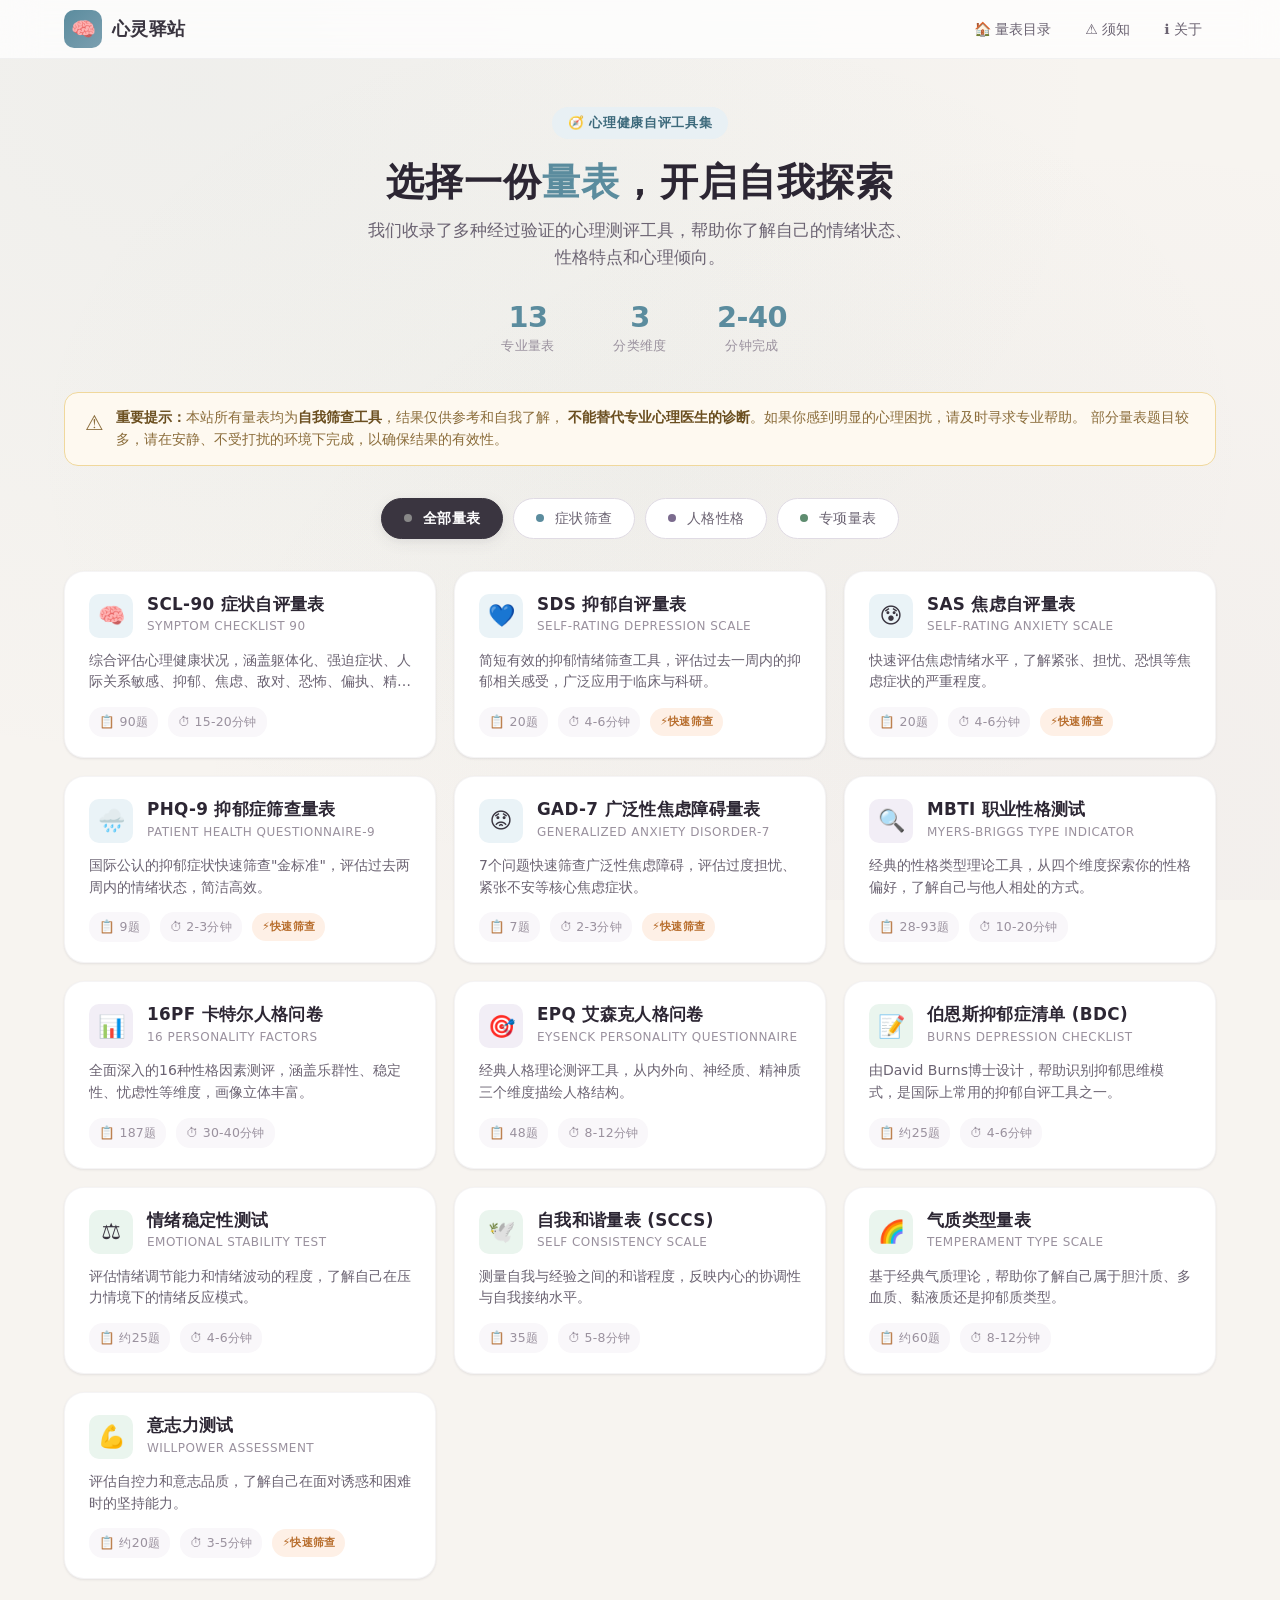
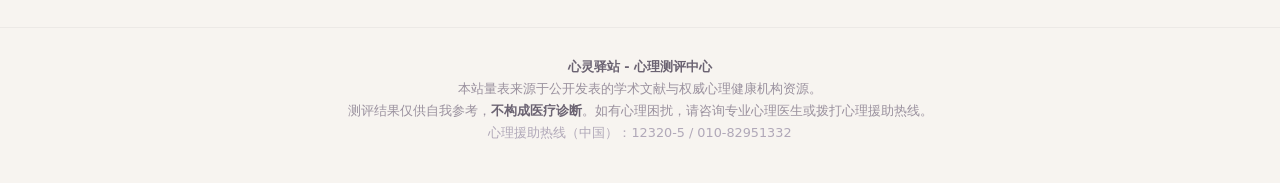
<file: index.html>
<!DOCTYPE html>
<html lang="zh-CN">
<head>
    <meta charset="UTF-8">
    <meta name="viewport" content="width=device-width, initial-scale=1.0">
    <title>心灵驿站 - 心理测评中心</title>
    <style>
        :root {
            --bg: #f7f4f0;
            --card-bg: #ffffff;
            --text: #3a3540;
            --text-secondary: #6b6372;
            --text-muted: #9a919e;
            --primary: #5b8c9e;
            --primary-light: #e8f0f4;
            --primary-dark: #3d6a7c;
            --symptom: #5b8c9e;
            --symptom-bg: #eaf3f7;
            --symptom-tag: #d0e4ed;
            --personality: #7b6b8e;
            --personality-bg: #f2eef6;
            --personality-tag: #e2daea;
            --special: #5e8c6f;
            --special-bg: #eaf5ee;
            --special-tag: #d0e8d6;
            --warning-bg: #fef9f0;
            --warning-border: #f0d89c;
            --warning-text: #8b6d3b;
            --shadow-sm: 0 1px 3px rgba(58, 53, 64, 0.06), 0 1px 2px rgba(58, 53, 64, 0.04);
            --shadow-md: 0 4px 16px rgba(58, 53, 64, 0.07), 0 2px 6px rgba(58, 53, 64, 0.04);
            --shadow-lg: 0 8px 30px rgba(58, 53, 64, 0.10), 0 3px 10px rgba(58, 53, 64, 0.05);
            --shadow-xl: 0 16px 48px rgba(58, 53, 64, 0.13), 0 4px 16px rgba(58, 53, 64, 0.06);
            --radius-sm: 10px;
            --radius: 14px;
            --radius-lg: 20px;
            --radius-xl: 24px;
            --transition: 0.25s cubic-bezier(0.4, 0, 0.2, 1);
            --font-sans: "PingFang SC", "Hiragino Sans GB", "Microsoft YaHei", "Noto Sans SC", system-ui, -apple-system, sans-serif;
        }

        * {
            margin: 0;
            padding: 0;
            box-sizing: border-box;
        }

        html {
            scroll-behavior: smooth;
            -webkit-font-smoothing: antialiased;
            -moz-osx-font-smoothing: grayscale;
        }

        body {
            font-family: var(--font-sans);
            background-color: var(--bg);
            color: var(--text);
            line-height: 1.6;
            min-height: 100vh;
            background-image:
                radial-gradient(ellipse at 15% 10%, rgba(91, 140, 158, 0.05) 0%, transparent 60%),
                radial-gradient(ellipse at 85% 90%, rgba(123, 107, 142, 0.04) 0%, transparent 60%),
                radial-gradient(ellipse at 50% 50%, rgba(94, 140, 111, 0.03) 0%, transparent 70%);
            background-attachment: fixed;
        }

        /* ========== 顶部导航条 ========== */
        .top-bar {
            background: rgba(255, 255, 255, 0.75);
            backdrop-filter: blur(18px);
            -webkit-backdrop-filter: blur(18px);
            border-bottom: 1px solid rgba(58, 53, 64, 0.06);
            padding: 10px 0;
            position: sticky;
            top: 0;
            z-index: 100;
            transition: var(--transition);
        }
        .top-bar-inner {
            max-width: 1200px;
            margin: 0 auto;
            padding: 0 24px;
            display: flex;
            align-items: center;
            justify-content: space-between;
            gap: 16px;
        }
        .logo-area {
            display: flex;
            align-items: center;
            gap: 10px;
            text-decoration: none;
            color: var(--text);
        }
        .logo-icon {
            width: 38px;
            height: 38px;
            border-radius: var(--radius-sm);
            background: linear-gradient(135deg, #5b8c9e 0%, #7b9fb0 100%);
            display: flex;
            align-items: center;
            justify-content: center;
            font-size: 20px;
            color: #fff;
            flex-shrink: 0;
        }
        .logo-text {
            font-weight: 700;
            font-size: 1.15rem;
            letter-spacing: 0.02em;
            color: var(--text);
        }
        .top-bar-links {
            display: flex;
            gap: 6px;
            flex-wrap: wrap;
        }
        .top-bar-links a {
            text-decoration: none;
            color: var(--text-secondary);
            font-size: 0.875rem;
            padding: 6px 14px;
            border-radius: 20px;
            transition: var(--transition);
            white-space: nowrap;
            font-weight: 500;
        }
        .top-bar-links a:hover {
            background: var(--primary-light);
            color: var(--primary-dark);
        }

        /* ========== 主容器 ========== */
        .container {
            max-width: 1200px;
            margin: 0 auto;
            padding: 0 24px;
        }

        /* ========== Hero 头部 ========== */
        .hero {
            text-align: center;
            padding: 48px 20px 32px;
        }
        .hero-badge {
            display: inline-block;
            background: var(--primary-light);
            color: var(--primary-dark);
            font-size: 0.8rem;
            font-weight: 600;
            letter-spacing: 0.05em;
            padding: 6px 16px;
            border-radius: 20px;
            margin-bottom: 18px;
            text-transform: uppercase;
        }
        .hero h1 {
            font-size: clamp(1.8rem, 3.5vw, 2.4rem);
            font-weight: 700;
            letter-spacing: 0.03em;
            color: #2c2633;
            margin-bottom: 10px;
            line-height: 1.3;
        }
        .hero h1 .accent {
            color: var(--primary);
        }
        .hero-subtitle {
            font-size: 1.05rem;
            color: var(--text-secondary);
            max-width: 560px;
            margin: 0 auto;
            font-weight: 400;
        }

        /* ========== 统计条 ========== */
        .stats-row {
            display: flex;
            justify-content: center;
            gap: 32px;
            flex-wrap: wrap;
            margin-bottom: 36px;
        }
        .stat-item {
            text-align: center;
            min-width: 80px;
        }
        .stat-num {
            font-size: 1.8rem;
            font-weight: 700;
            color: var(--primary);
            letter-spacing: -0.02em;
            line-height: 1;
        }
        .stat-label {
            font-size: 0.8rem;
            color: var(--text-muted);
            margin-top: 4px;
            letter-spacing: 0.03em;
        }

        /* ========== 温馨提示 ========== */
        .notice-banner {
            background: var(--warning-bg);
            border: 1px solid var(--warning-border);
            border-radius: var(--radius);
            padding: 14px 20px;
            margin-bottom: 32px;
            display: flex;
            align-items: flex-start;
            gap: 12px;
            font-size: 0.9rem;
            color: var(--warning-text);
            line-height: 1.5;
        }
        .notice-icon {
            font-size: 1.3rem;
            flex-shrink: 0;
            margin-top: 1px;
        }
        .notice-banner strong {
            color: #6b4f20;
        }

        /* ========== 分类筛选按钮 ========== */
        .filter-section {
            display: flex;
            justify-content: center;
            gap: 10px;
            flex-wrap: wrap;
            margin-bottom: 32px;
        }
        .filter-btn {
            padding: 10px 22px;
            border-radius: 24px;
            border: 1.5px solid #e0dbe4;
            background: #fff;
            cursor: pointer;
            font-size: 0.9rem;
            font-weight: 500;
            color: var(--text-secondary);
            transition: var(--transition);
            font-family: var(--font-sans);
            letter-spacing: 0.02em;
            white-space: nowrap;
            user-select: none;
            -webkit-tap-highlight-color: transparent;
        }
        .filter-btn:hover {
            border-color: #c5bdd0;
            color: var(--text);
            background: #faf9fb;
        }
        .filter-btn.active {
            background: var(--text);
            color: #fff;
            border-color: var(--text);
            font-weight: 600;
            box-shadow: var(--shadow-md);
        }
        .filter-btn .filter-dot {
            display: inline-block;
            width: 8px;
            height: 8px;
            border-radius: 50%;
            margin-right: 6px;
            vertical-align: middle;
            position: relative;
            top: -1px;
        }
        .filter-dot.symptom {
            background: var(--symptom);
        }
        .filter-dot.personality {
            background: var(--personality);
        }
        .filter-dot.special {
            background: var(--special);
        }
        .filter-dot.all {
            background: #888;
        }

        /* ========== 卡片网格 ========== */
        .cards-grid {
            display: grid;
            grid-template-columns: repeat(auto-fill, minmax(340px, 1fr));
            gap: 18px;
            margin-bottom: 48px;
        }
        .card-link {
            text-decoration: none;
            color: inherit;
            display: block;
            border-radius: var(--radius-lg);
            transition: var(--transition);
            -webkit-tap-highlight-color: transparent;
            outline: none;
        }
        .card-link:focus-visible {
            box-shadow: 0 0 0 3px rgba(91, 140, 158, 0.35);
        }
        .card {
            background: var(--card-bg);
            border-radius: var(--radius-lg);
            padding: 22px 24px 20px;
            box-shadow: var(--shadow-sm);
            border: 1px solid rgba(58, 53, 64, 0.05);
            transition: var(--transition);
            position: relative;
            overflow: hidden;
            height: 100%;
            display: flex;
            flex-direction: column;
            cursor: pointer;
        }
        .card::before {
            content: '';
            position: absolute;
            top: 0;
            left: 0;
            width: 100%;
            height: 3px;
            border-radius: 3px 3px 0 0;
            transition: var(--transition);
            opacity: 0;
        }
        .card-link:hover .card {
            box-shadow: var(--shadow-lg);
            transform: translateY(-3px);
            border-color: rgba(58, 53, 64, 0.1);
        }
        .card-link:hover .card::before {
            opacity: 1;
        }
        .card-link:active .card {
            transform: translateY(-1px);
            box-shadow: var(--shadow-md);
            transition: 0.1s ease;
        }
        /* 分类颜色 */
        .card.symptom::before {
            background: var(--symptom);
        }
        .card.personality::before {
            background: var(--personality);
        }
        .card.special::before {
            background: var(--special);
        }
        .card-top {
            display: flex;
            align-items: flex-start;
            gap: 14px;
            margin-bottom: 12px;
        }
        .card-emoji {
            width: 44px;
            height: 44px;
            border-radius: var(--radius-sm);
            display: flex;
            align-items: center;
            justify-content: center;
            font-size: 22px;
            flex-shrink: 0;
            transition: var(--transition);
        }
        .card-emoji.symptom {
            background: var(--symptom-bg);
        }
        .card-emoji.personality {
            background: var(--personality-bg);
        }
        .card-emoji.special {
            background: var(--special-bg);
        }
        .card-title-group {
            flex: 1;
            min-width: 0;
        }
        .card-title {
            font-weight: 700;
            font-size: 1.05rem;
            color: #2c2633;
            letter-spacing: 0.02em;
            line-height: 1.3;
            margin-bottom: 2px;
        }
        .card-eng {
            font-size: 0.75rem;
            color: var(--text-muted);
            letter-spacing: 0.04em;
            text-transform: uppercase;
        }
        .card-desc {
            font-size: 0.875rem;
            color: var(--text-secondary);
            line-height: 1.55;
            margin-bottom: 14px;
            flex: 1;
            display: -webkit-box;
            -webkit-line-clamp: 2;
            -webkit-box-orient: vertical;
            overflow: hidden;
        }
        .card-meta {
            display: flex;
            flex-wrap: wrap;
            gap: 10px;
            align-items: center;
            font-size: 0.78rem;
            color: var(--text-muted);
        }
        .card-meta span {
            display: inline-flex;
            align-items: center;
            gap: 4px;
            background: #f9f7fa;
            padding: 5px 10px;
            border-radius: 14px;
            white-space: nowrap;
            letter-spacing: 0.02em;
        }
        .card-tag {
            display: inline-block;
            font-size: 0.7rem;
            font-weight: 600;
            letter-spacing: 0.04em;
            padding: 4px 10px;
            border-radius: 12px;
            text-transform: uppercase;
        }
        .card-tag.symptom {
            background: var(--symptom-tag);
            color: #3d6a7c;
        }
        .card-tag.personality {
            background: var(--personality-tag);
            color: #5a4a6e;
        }
        .card-tag.special {
            background: var(--special-tag);
            color: #3d6a4f;
        }
        .card-tag.quick {
            background: #fef0e6;
            color: #b86e2d;
            animation: subtlePulse 2.5s ease-in-out infinite;
        }
        @keyframes subtlePulse {
            0%,
            100% {
                opacity: 1;
            }
            50% {
                opacity: 0.7;
            }
        }
        .card-arrow {
            position: absolute;
            right: 20px;
            top: 50%;
            transform: translateY(-50%);
            font-size: 1.1rem;
            color: #d0cad6;
            transition: var(--transition);
            opacity: 0;
        }
        .card-link:hover .card-arrow {
            opacity: 1;
            right: 16px;
            color: var(--text-muted);
        }

        /* ========== 无结果 ========== */
        .no-results {
            text-align: center;
            padding: 48px 20px;
            color: var(--text-muted);
            grid-column: 1 / -1;
        }
        .no-results .no-results-emoji {
            font-size: 3rem;
            margin-bottom: 12px;
        }
        .no-results p {
            font-size: 0.95rem;
        }

        /* ========== 页脚 ========== */
        .footer {
            text-align: center;
            padding: 28px 20px 40px;
            color: var(--text-muted);
            font-size: 0.8rem;
            line-height: 1.7;
            border-top: 1px solid rgba(58, 53, 64, 0.06);
            margin-top: 8px;
        }
        .footer strong {
            color: var(--text-secondary);
        }

        /* ========== 回到顶部按钮 ========== */
        .back-to-top {
            position: fixed;
            bottom: 28px;
            right: 28px;
            width: 42px;
            height: 42px;
            border-radius: 50%;
            background: #fff;
            border: 1.5px solid #e0dbe4;
            cursor: pointer;
            font-size: 1.2rem;
            color: var(--text-secondary);
            box-shadow: var(--shadow-md);
            transition: var(--transition);
            z-index: 90;
            opacity: 0;
            pointer-events: none;
            display: flex;
            align-items: center;
            justify-content: center;
        }
        .back-to-top.visible {
            opacity: 1;
            pointer-events: auto;
        }
        .back-to-top:hover {
            border-color: #c5bdd0;
            color: var(--text);
            box-shadow: var(--shadow-lg);
            transform: translateY(-2px);
        }

        /* ========== 响应式 ========== */
        @media (max-width: 768px) {
            .cards-grid {
                grid-template-columns: 1fr;
                gap: 12px;
            }
            .hero {
                padding: 32px 12px 24px;
            }
            .hero h1 {
                font-size: 1.55rem;
            }
            .hero-subtitle {
                font-size: 0.9rem;
            }
            .stats-row {
                gap: 18px;
            }
            .stat-num {
                font-size: 1.4rem;
            }
            .filter-btn {
                padding: 8px 16px;
                font-size: 0.82rem;
            }
            .card {
                padding: 18px 18px 16px;
            }
            .card-arrow {
                opacity: 0.35;
                right: 14px;
            }
            .card-link:hover .card-arrow {
                right: 14px;
            }
            .top-bar-links a {
                font-size: 0.78rem;
                padding: 4px 10px;
            }
            .logo-text {
                font-size: 1rem;
            }
            .back-to-top {
                bottom: 18px;
                right: 16px;
                width: 38px;
                height: 38px;
                font-size: 1rem;
            }
        }
        @media (max-width: 420px) {
            .cards-grid {
                grid-template-columns: 1fr;
            }
            .card-meta {
                gap: 6px;
                font-size: 0.73rem;
            }
            .card-meta span {
                padding: 4px 8px;
            }
            .filter-section {
                gap: 6px;
            }
            .filter-btn {
                padding: 7px 13px;
                font-size: 0.76rem;
            }
            .container {
                padding: 0 12px;
            }
            .top-bar-inner {
                padding: 0 12px;
            }
        }
    </style>
</head>
<body>

    <!-- ==================== 顶部导航条 ==================== -->
    <header class="top-bar">
        <div class="top-bar-inner">
            <a href="index.html" class="logo-area" aria-label="心灵驿站首页">
                <div class="logo-icon">🧠</div>
                <span class="logo-text">心灵驿站</span>
            </a>
            <nav class="top-bar-links">
                <a href="index.html">🏠 量表目录</a>
                <a href="#notice">⚠️ 须知</a>
                <a href="#footer">ℹ️ 关于</a>
            </nav>
        </div>
    </header>

    <!-- ==================== 主内容区 ==================== -->
    <main class="container">

        <!-- Hero -->
        <section class="hero">
            <div class="hero-badge">🧭 心理健康自评工具集</div>
            <h1>选择一份<span class="accent">量表</span>，开启自我探索</h1>
            <p class="hero-subtitle">
                我们收录了多种经过验证的心理测评工具，帮助你了解自己的情绪状态、性格特点和心理倾向。
            </p>
        </section>

        <!-- 统计条 -->
        <div class="stats-row">
            <div class="stat-item">
                <div class="stat-num" id="totalCount">13</div>
                <div class="stat-label">专业量表</div>
            </div>
            <div class="stat-item">
                <div class="stat-num">3</div>
                <div class="stat-label">分类维度</div>
            </div>
            <div class="stat-item">
                <div class="stat-num">2-40</div>
                <div class="stat-label">分钟完成</div>
            </div>
        </div>

        <!-- 温馨提示 -->
        <div class="notice-banner" id="notice">
            <span class="notice-icon">⚠️</span>
            <div>
                <strong>重要提示：</strong>本站所有量表均为<strong>自我筛查工具</strong>，结果仅供参考和自我了解，
                <strong>不能替代专业心理医生的诊断</strong>。如果你感到明显的心理困扰，请及时寻求专业帮助。
                部分量表题目较多，请在安静、不受打扰的环境下完成，以确保结果的有效性。
            </div>
        </div>

        <!-- 分类筛选按钮 -->
        <div class="filter-section" id="filterSection">
            <button class="filter-btn active" data-filter="all" aria-label="显示全部量表">
                <span class="filter-dot all"></span> 全部量表
            </button>
            <button class="filter-btn" data-filter="symptom" aria-label="筛选症状筛查类">
                <span class="filter-dot symptom"></span> 症状筛查
            </button>
            <button class="filter-btn" data-filter="personality" aria-label="筛选人格性格类">
                <span class="filter-dot personality"></span> 人格性格
            </button>
            <button class="filter-btn" data-filter="special" aria-label="筛选专项量表类">
                <span class="filter-dot special"></span> 专项量表
            </button>
        </div>

        <!-- 量表卡片网格 -->
        <div class="cards-grid" id="cardsGrid">
            <!-- 卡片由JS动态生成 -->
        </div>

        <!-- 无结果提示（默认隐藏） -->
        <div class="no-results" id="noResults" style="display:none;">
            <div class="no-results-emoji">🔍</div>
            <p>该分类下暂无量表，请切换筛选条件查看</p>
        </div>

    </main>

    <!-- ==================== 页脚 ==================== -->
    <footer class="footer" id="footer">
        <strong>心灵驿站 - 心理测评中心</strong><br>
        本站量表来源于公开发表的学术文献与权威心理健康机构资源。<br>
        测评结果仅供自我参考，<strong>不构成医疗诊断</strong>。如有心理困扰，请咨询专业心理医生或拨打心理援助热线。<br>
        <span style="color:#b0a8b8;">心理援助热线（中国）：12320-5 / 010-82951332</span>
    </footer>

    <!-- 回到顶部 -->
    <button class="back-to-top" id="backToTop" aria-label="回到顶部" title="回到顶部">↑</button>

    <script>
        (function() {
            // ==================== 量表数据定义 ====================
            const scalesData = [{
                id: 'scl90',
                name: 'SCL-90 症状自评量表',
                eng: 'Symptom Checklist 90',
                category: 'symptom',
                emoji: '🧠',
                questions: 90,
                time: '15-20分钟',
                desc: '综合评估心理健康状况，涵盖躯体化、强迫症状、人际关系敏感、抑郁、焦虑、敌对、恐怖、偏执、精神病性等10个维度。',
                link: 'scl90.html',
                quick: false,
            }, {
                id: 'sds',
                name: 'SDS 抑郁自评量表',
                eng: 'Self-Rating Depression Scale',
                category: 'symptom',
                emoji: '💙',
                questions: 20,
                time: '4-6分钟',
                desc: '简短有效的抑郁情绪筛查工具，评估过去一周内的抑郁相关感受，广泛应用于临床与科研。',
                link: 'sds.html',
                quick: true,
            }, {
                id: 'sas',
                name: 'SAS 焦虑自评量表',
                eng: 'Self-Rating Anxiety Scale',
                category: 'symptom',
                emoji: '😰',
                questions: 20,
                time: '4-6分钟',
                desc: '快速评估焦虑情绪水平，了解紧张、担忧、恐惧等焦虑症状的严重程度。',
                link: 'sas.html',
                quick: true,
            }, {
                id: 'phq9',
                name: 'PHQ-9 抑郁症筛查量表',
                eng: 'Patient Health Questionnaire-9',
                category: 'symptom',
                emoji: '🌧️',
                questions: 9,
                time: '2-3分钟',
                desc: '国际公认的抑郁症状快速筛查"金标准"，评估过去两周内的情绪状态，简洁高效。',
                link: 'phq9.html',
                quick: true,
            }, {
                id: 'gad7',
                name: 'GAD-7 广泛性焦虑障碍量表',
                eng: 'Generalized Anxiety Disorder-7',
                category: 'symptom',
                emoji: '😟',
                questions: 7,
                time: '2-3分钟',
                desc: '7个问题快速筛查广泛性焦虑障碍，评估过度担忧、紧张不安等核心焦虑症状。',
                link: 'gad7.html',
                quick: true,
            }, {
                id: 'mbti',
                name: 'MBTI 职业性格测试',
                eng: 'Myers-Briggs Type Indicator',
                category: 'personality',
                emoji: '🔍',
                questions: '28-93',
                time: '10-20分钟',
                desc: '经典的性格类型理论工具，从四个维度探索你的性格偏好，了解自己与他人相处的方式。',
                link: 'mbti.html',
                quick: false,
            }, {
                id: '16pf',
                name: '16PF 卡特尔人格问卷',
                eng: '16 Personality Factors',
                category: 'personality',
                emoji: '📊',
                questions: 187,
                time: '30-40分钟',
                desc: '全面深入的16种性格因素测评，涵盖乐群性、稳定性、忧虑性等维度，画像立体丰富。',
                link: '16pf.html',
                quick: false,
            }, {
                id: 'epq',
                name: 'EPQ 艾森克人格问卷',
                eng: 'Eysenck Personality Questionnaire',
                category: 'personality',
                emoji: '🎯',
                questions: 48,
                time: '8-12分钟',
                desc: '经典人格理论测评工具，从内外向、神经质、精神质三个维度描绘人格结构。',
                link: 'epq.html',
                quick: false,
            }, {
                id: 'bdc',
                name: '伯恩斯抑郁症清单 (BDC)',
                eng: 'Burns Depression Checklist',
                category: 'special',
                emoji: '📝',
                questions: '约25',
                time: '4-6分钟',
                desc: '由David Burns博士设计，帮助识别抑郁思维模式，是国际上常用的抑郁自评工具之一。',
                link: 'bdc.html',
                quick: false,
            }, {
                id: 'emotion-stability',
                name: '情绪稳定性测试',
                eng: 'Emotional Stability Test',
                category: 'special',
                emoji: '⚖️',
                questions: '约25',
                time: '4-6分钟',
                desc: '评估情绪调节能力和情绪波动的程度，了解自己在压力情境下的情绪反应模式。',
                link: 'emotion-stability.html',
                quick: false,
            }, {
                id: 'sccs',
                name: '自我和谐量表 (SCCS)',
                eng: 'Self Consistency Scale',
                category: 'special',
                emoji: '🕊️',
                questions: 35,
                time: '5-8分钟',
                desc: '测量自我与经验之间的和谐程度，反映内心的协调性与自我接纳水平。',
                link: 'sccs.html',
                quick: false,
            }, {
                id: 'temperament',
                name: '气质类型量表',
                eng: 'Temperament Type Scale',
                category: 'special',
                emoji: '🌈',
                questions: '约60',
                time: '8-12分钟',
                desc: '基于经典气质理论，帮助你了解自己属于胆汁质、多血质、黏液质还是抑郁质类型。',
                link: 'temperament.html',
                quick: false,
            }, {
                id: 'willpower',
                name: '意志力测试',
                eng: 'Willpower Assessment',
                category: 'special',
                emoji: '💪',
                questions: '约20',
                time: '3-5分钟',
                desc: '评估自控力和意志品质，了解自己在面对诱惑和困难时的坚持能力。',
                link: 'willpower.html',
                quick: true,
            }, ];

            // ==================== DOM引用 ====================
            const cardsGrid = document.getElementById('cardsGrid');
            const noResults = document.getElementById('noResults');
            const filterBtns = document.querySelectorAll('.filter-btn');
            const totalCountEl = document.getElementById('totalCount');
            const backToTopBtn = document.getElementById('backToTop');

            // 更新总数
            totalCountEl.textContent = scalesData.length;

            // ==================== 渲染卡片 ====================
            function renderCards(filterCategory = 'all') {
                const filtered = filterCategory === 'all' ?
                    scalesData :
                    scalesData.filter(s => s.category === filterCategory);

                // 清空
                cardsGrid.innerHTML = '';

                if (filtered.length === 0) {
                    noResults.style.display = 'block';
                } else {
                    noResults.style.display = 'none';
                    filtered.forEach(scale => {
                        const cardLink = document.createElement('a');
                        cardLink.href = scale.link;
                        cardLink.className = 'card-link';
                        cardLink.setAttribute('aria-label', `打开${scale.name}`);

                        const tagClass = scale.category;
                        const quickTag = scale.quick ?
                            '<span class="card-tag quick">⚡快速筛查</span>' : '';
                        const questionsDisplay = typeof scale.questions === 'number' ?
                            `${scale.questions}题` : `${scale.questions}题`;

                        cardLink.innerHTML = `
                                <div class="card ${tagClass}">
                                    <div class="card-top">
                                        <div class="card-emoji ${tagClass}">${scale.emoji}</div>
                                        <div class="card-title-group">
                                            <div class="card-title">${scale.name}</div>
                                            <div class="card-eng">${scale.eng}</div>
                                        </div>
                                    </div>
                                    <div class="card-desc">${scale.desc}</div>
                                    <div class="card-meta">
                                        <span>📋 ${questionsDisplay}</span>
                                        <span>⏱ ${scale.time}</span>
                                        ${quickTag}
                                    </div>
                                    <span class="card-arrow">→</span>
                                </div>
                            `;
                        cardsGrid.appendChild(cardLink);
                    });
                }
            }

            // ==================== 筛选按钮事件 ====================
            filterBtns.forEach(btn => {
                btn.addEventListener('click', function() {
                    const filter = this.getAttribute('data-filter');
                    // 更新active状态
                    filterBtns.forEach(b => b.classList.remove('active'));
                    this.classList.add('active');
                    // 渲染
                    renderCards(filter);
                    // 滚动到卡片区域
                    cardsGrid.scrollIntoView({ behavior: 'smooth', block: 'start' });
                });
            });

            // ==================== 回到顶部按钮 ====================
            function toggleBackToTop() {
                if (window.scrollY > 500) {
                    backToTopBtn.classList.add('visible');
                } else {
                    backToTopBtn.classList.remove('visible');
                }
            }
            backToTopBtn.addEventListener('click', () => {
                window.scrollTo({ top: 0, behavior: 'smooth' });
            });
            window.addEventListener('scroll', toggleBackToTop, { passive: true });

            // ==================== 键盘筛选可访问性 ====================
            filterBtns.forEach(btn => {
                btn.addEventListener('keydown', function(e) {
                    if (e.key === 'Enter' || e.key === ' ') {
                        e.preventDefault();
                        this.click();
                    }
                });
            });

            // ==================== 初始渲染 ====================
            renderCards('all');
            toggleBackToTop();

            console.log('🧠 心灵驿站 - 心理测评中心已就绪');
            console.log(`   共收录 ${scalesData.length} 个专业量表`);
            console.log('   点击任意卡片即可进入对应测评页面');
            console.log('   ⚠️ 量表结果仅供参考，不构成医疗诊断');
        })();
    </script>
</body>
</html>
</file>
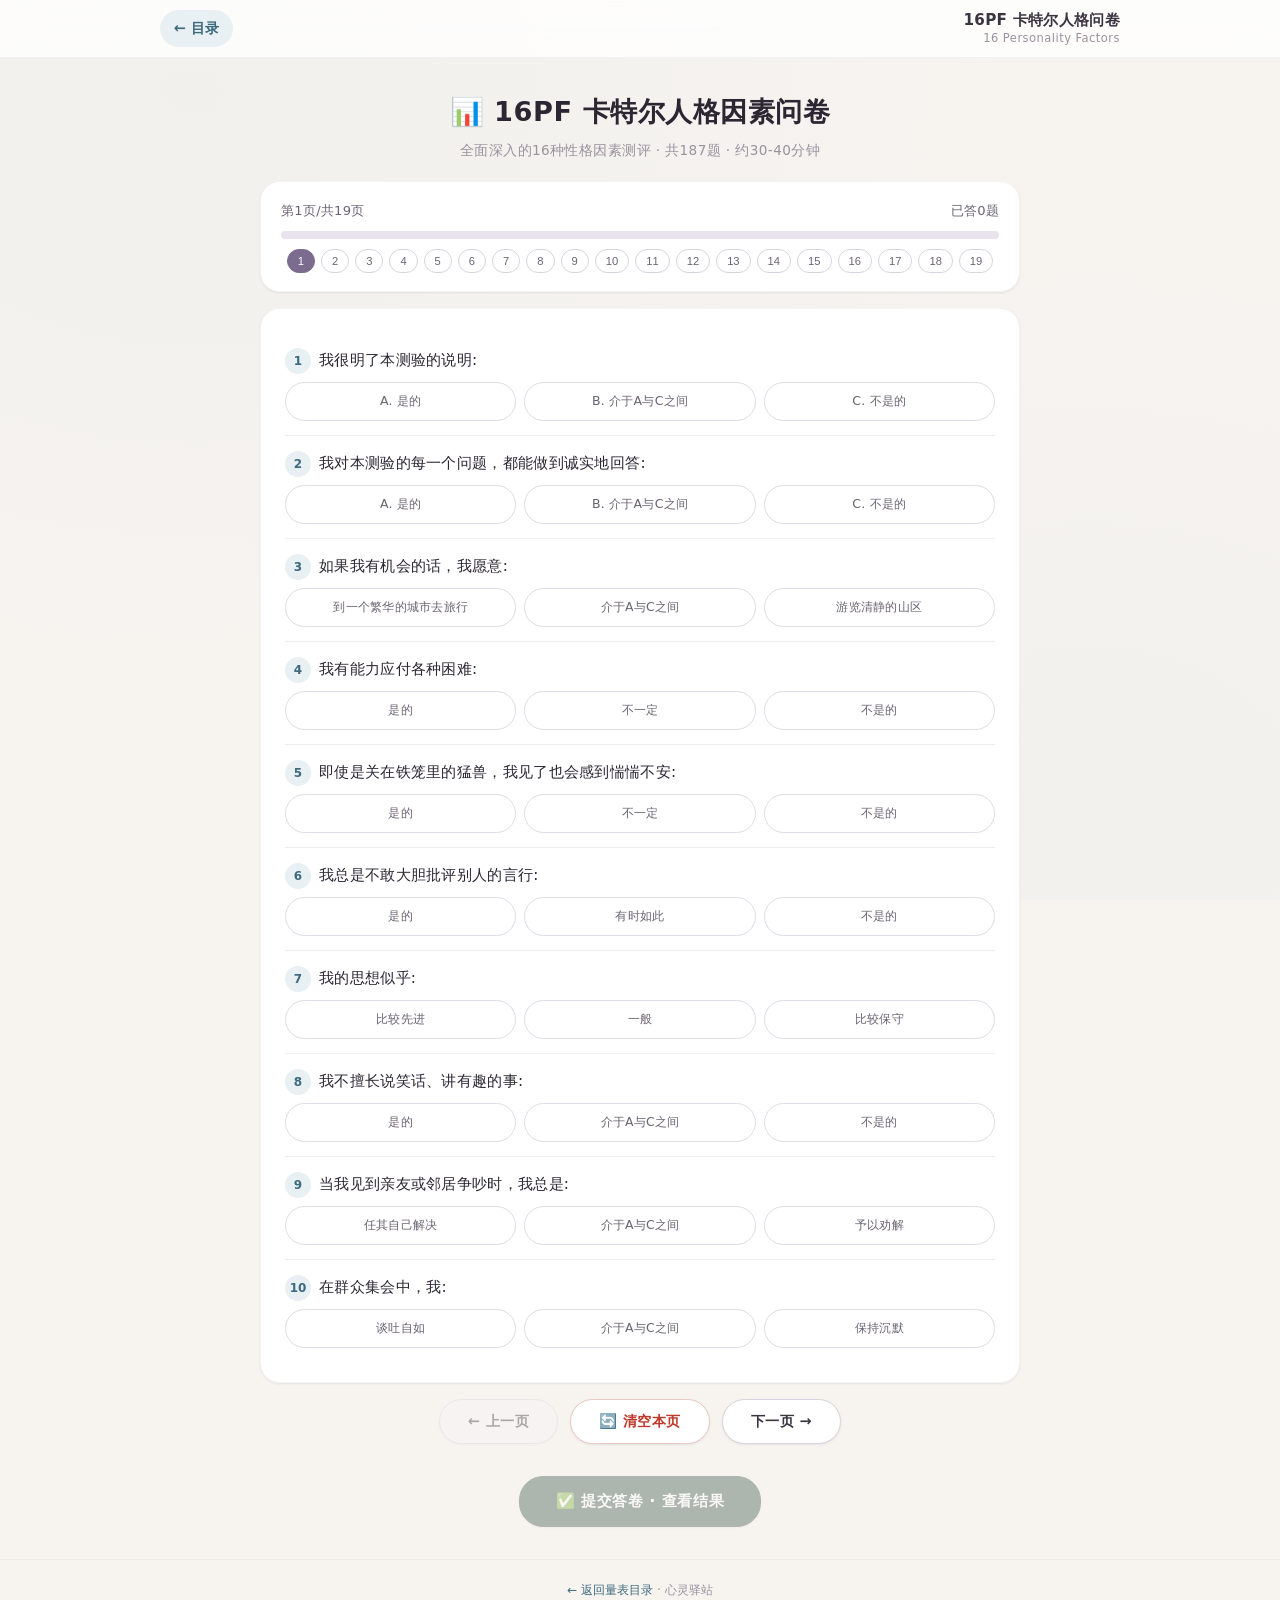
<file: 16pf.html>
<!DOCTYPE html>
<html lang="zh-CN">
<head>
    <meta charset="UTF-8">
    <meta name="viewport" content="width=device-width, initial-scale=1.0">
    <title>16PF 卡特尔人格因素问卷 - 心灵驿站</title>
    <link rel="stylesheet" href="common.css">
    <style>
        /* ===== 16PF 独有样式 ===== */
        .page-nav{display:flex;gap:6px;flex-wrap:wrap;margin-top:10px;justify-content:center;}
        .page-btn{border:1px solid #d8d2de;background:#fff;padding:5px 10px;border-radius:14px;font-size:0.7rem;cursor:pointer;
            font-weight:500;color:var(--text-secondary);transition:var(--transition);}
        .page-btn.active{background:var(--personality);color:#fff;border-color:var(--personality);}
        .page-btn.completed{background:#e2daea;color:#5a4a6e;}
        .factor-grid{display:grid;grid-template-columns:repeat(auto-fill,minmax(280px,1fr));gap:10px;}
        .factor-card{background:#faf8fc;border-radius:var(--radius);padding:12px;border:1px solid #eeeaf2;}
        .factor-code{font-weight:700;color:var(--personality);font-size:0.9rem;}
        .factor-name{font-size:0.75rem;color:var(--text-muted);}
        .factor-score{font-size:1.2rem;font-weight:700;margin:4px 0;}
        .factor-desc{font-size:0.7rem;color:var(--text-secondary);}
    </style>
</head>
<body>
    <header class="top-bar"><div class="top-bar-inner"><a href="index.html" class="back-link">← 目录</a><div class="scale-label">16PF 卡特尔人格问卷<small>16 Personality Factors</small></div></div></header>
    <main class="container">
        <div class="page-header"><h1>📊 16PF 卡特尔人格因素问卷</h1><p class="subtitle">全面深入的16种性格因素测评 · 共187题 · 约30-40分钟</p></div>
        <div class="progress-section"><div class="progress-info"><span id="progressText">第1页/共19页 (每页约10题)</span><span id="answeredCount">已答0题</span></div>
            <div class="progress-bar-outer"><div class="progress-bar-inner" id="progressBar" style="width:0%;"></div></div>
            <div class="page-nav" id="pageNav"></div>
        </div>
        <div class="questions-card" id="questionsCard"></div>
        <div class="nav-buttons"><button class="nav-btn" id="btnPrev" disabled>← 上一页</button><button class="nav-btn clear-btn" id="btnClearPage">🔄 清空本页</button><button class="nav-btn" id="btnNext">下一页 →</button></div>
        <div class="nav-buttons" style="justify-content:center;"><button class="nav-btn submit-btn" id="btnSubmit" disabled>✅ 提交答卷 · 查看结果</button></div>
        <div class="results-section" id="resultsSection"><div class="results-header"><h2>🧬 16PF 人格因素结果</h2><p id="resultDate"></p></div><div class="factor-grid" id="factorGrid"></div>
            <p style="font-size:0.7rem;color:var(--text-muted);margin-top:12px;">* 得分范围为各因素10-30分左右，高分/低分倾向根据常模估计。结果仅供自我参考。</p>
            <button class="nav-btn" id="btnRetake" style="display:block;margin:16px auto 0;">🔄 重新测评</button>
        </div>
    </main>
    <footer class="footer"><a href="index.html">← 返回量表目录</a> · 心灵驿站</footer>

    <script>
        (function() {
            // ---------- 16PF 题目数据 (187题) ----------
            const questions = [
                {id:1,text:'我很明了本测验的说明:',factor:'B',reverse:false},
                {id:2,text:'我对本测验的每一个问题，都能做到诚实地回答:',factor:'B',reverse:false},
                {id:3,text:'如果我有机会的话，我愿意:',options:['到一个繁华的城市去旅行','介于A与C之间','游览清静的山区'],factor:'A',reverse:false},
                {id:4,text:'我有能力应付各种困难:',options:['是的','不一定','不是的'],factor:'B',reverse:false},
                {id:5,text:'即使是关在铁笼里的猛兽，我见了也会感到惴惴不安:',options:['是的','不一定','不是的'],factor:'C',reverse:true},
                {id:6,text:'我总是不敢大胆批评别人的言行:',options:['是的','有时如此','不是的'],factor:'E',reverse:true},
                {id:7,text:'我的思想似乎:',options:['比较先进','一般','比较保守'],factor:'Q1',reverse:false},
                {id:8,text:'我不擅长说笑话、讲有趣的事:',options:['是的','介于A与C之间','不是的'],factor:'F',reverse:true},
                {id:9,text:'当我见到亲友或邻居争吵时，我总是:',options:['任其自己解决','介于A与C之间','予以劝解'],factor:'A',reverse:false},
                {id:10,text:'在群众集会中，我:',options:['谈吐自如','介于A与C之间','保持沉默'],factor:'H',reverse:false},
                {id:11,text:'我愿意作一个:',options:['建筑工程师','不确定','社会科学教授'],factor:'M',reverse:false},
                {id:12,text:'阅读时，我喜欢选读:',options:['自然科学书籍','不确定','政治理论书籍'],factor:'M',reverse:false},
                {id:13,text:'我认为很多人都有些心理不正常，只是他们不愿意承认:',options:['是的','介于A与C之间','不是的'],factor:'L',reverse:false},
                {id:14,text:'我希望我的爱人擅长交际，无须具有文艺才能:',options:['是的','不一定','不是的'],factor:'N',reverse:false},
                {id:15,text:'对于性情急躁、爱发脾气的人，我仍能以礼相待:',options:['是的','介于A与C之间','不是的'],factor:'C',reverse:false},
                {id:16,text:'受人侍奉时我常常局促不安:',options:['是的','介于A与C之间','不是的'],factor:'O',reverse:false},
                {id:17,text:'在从事体力或脑力劳动之后，我总是需要比别人更多的休息时间，才能保持工作效率:',options:['是的','介于A与C之间','不是的'],factor:'Q4',reverse:false},
                {id:18,text:'半夜醒来，我常常为种种忧虑而不能再入睡:',options:['常常如此','有时如此','极少如此'],factor:'O',reverse:false},
                {id:19,text:'事情进行得不顺利时，我常常急得涕泪交流:',options:['从不如此','有时如此','常常如此'],factor:'C',reverse:true},
                {id:20,text:'我认为只要双方同意就可离婚，不要受传统观念的束缚:',options:['是的','介于A与C之间','不是的'],factor:'Q1',reverse:false},
                {id:21,text:'我对人或物的兴趣都很容易改变:',options:['是的','介于A与C之间','不是的'],factor:'Q2',reverse:false},
                {id:22,text:'在筹划事务时，我宁愿:',options:['和别人合作','不确定','自己单独进行'],factor:'Q2',reverse:true},
                {id:23,text:'我常常无缘无故地自言自语:',options:['常常如此','有时如此','从不如此'],factor:'Q3',reverse:true},
                {id:24,text:'无论是工作、饮食或外出游览，我总是:',options:['匆匆忙忙，不能尽兴','介于A与C之间','从容不迫'],factor:'Q4',reverse:false},
                {id:25,text:'有时我怀疑别人是否对我的言行真正有兴趣:',options:['是的','介于A与C之间','不是的'],factor:'L',reverse:false},
                {id:26,text:'如果我在工厂里工作，我愿负责:',options:['技术科的工作','介于A与C之间','宣传科的工作'],factor:'M',reverse:false},
                {id:27,text:'在阅读时，我宁愿选读:',options:['有关太空旅行的书籍','不太确定','有关家庭教育的书籍'],factor:'I',reverse:false},
                {id:28,text:'本题后面列出的三个单词，哪个与其他两个单词不相同:',options:['狗','石头','牛'],factor:'B',reverse:false},
                {id:29,text:'如果我能到一个新的环境，我要把生活安排得:',options:['和从前不一样','不确定','和从前相仿'],factor:'Q1',reverse:false},
                {id:30,text:'在一生中，我总觉得我能达到我所预期的目标:',options:['是的','不一定','不是的'],factor:'C',reverse:false},
                {id:31,text:'当我说谎时，总觉得内心羞愧，不敢正视对方:',options:['是的','不一定','不是的'],factor:'G',reverse:false},
                {id:32,text:'假使我手里拿着一支装有子弹的手枪，我必须把子弹取出来才能安心:',options:['是的','介于A与C之间','不是的'],factor:'G',reverse:false},
                {id:33,text:'多数人认为我是一个说话有风趣的人:',options:['是的','不一定','不是的'],factor:'F',reverse:false},
                {id:34,text:'如果人们知道我内心的成见，他们会大吃一惊:',options:['是的','不一定','不是的'],factor:'L',reverse:false},
                {id:35,text:'在公共场合，如果我突然成为大家注意的中心，就会感到局促不安:',options:['是的','介于A与C之间','不是的'],factor:'H',reverse:true},
                {id:36,text:'我总喜欢参加规模庞大的晚会或集会:',options:['是的','介于A与C之间','不是的'],factor:'H',reverse:false},
                {id:37,text:'在学科中，我喜欢:',options:['音乐','不一定','手工劳动'],factor:'I',reverse:false},
                {id:38,text:'我常常怀疑那些出乎我意料的对我过于友善的人的诚实动机:',options:['是的','介于A与C之间','不是的'],factor:'L',reverse:false},
                {id:39,text:'我愿意把我的生活安排得像一个:',options:['艺术家','不确定','会计师'],factor:'M',reverse:false},
                {id:40,text:'我认为目前人类社会所需要的是:',options:['多出现一些富有改善世界计划的理想家','不确定','脚踏实地的实干家'],factor:'M',reverse:false},
                {id:41,text:'有时候我觉得我需要剧烈的体力劳动:',options:['是的','介于A与C之间','不是的'],factor:'Q4',reverse:false},
                {id:42,text:'我愿意跟有教养的人来往，而不愿意同粗鲁的人交往:',options:['是的','介于A与C之间','不是的'],factor:'N',reverse:false},
                {id:43,text:'在处理一些必须凭借智慧的事务中，我的父母的确:',options:['较一般人差','普通','超人一等'],factor:'B',reverse:false},
                {id:44,text:'当领导召见我时，我总觉得:',options:['可以趁机提出建议','介于A与C之间','自己做错了什么事'],factor:'O',reverse:true},
                {id:45,text:'如果待遇优厚，我愿意做护理精神病人的工作:',options:['是的','介于A与C之间','不是的'],factor:'I',reverse:false},
                {id:46,text:'读报时，我更喜欢读:',options:['当前世界上的基本问题','介于A与C之间','地方新闻'],factor:'B',reverse:false},
                {id:47,text:'在接受困难任务时，我总是:',options:['有独立完成的信心','不确定','希望有别人的帮助和指导'],factor:'E',reverse:false},
                {id:48,text:'在游览中，我宁愿观看一个画家的写生，也不愿听人家的辩论:',options:['是的','不一定','不是的'],factor:'M',reverse:false},
                {id:49,text:'我的神经脆弱，稍有点刺激就会使我战栗:',options:['时常如此','有时如此','从不如此'],factor:'C',reverse:true},
                {id:50,text:'早晨起来，常常感到疲乏不堪:',options:['是的','介于A与C之间','不是的'],factor:'O',reverse:false},
                {id:51,text:'如果待遇相同，我愿做一个:',options:['森林管理员','不一定','中小学教员'],factor:'A',reverse:false},
                {id:52,text:'每逢过年过节或亲友结婚时，我:',options:['喜欢赠送礼品','不太确定','认为相互交换礼物是麻烦多事'],factor:'A',reverse:false},
                {id:53,text:'本题后列有三个数字，哪个数字与其他两个数字不相同:',options:['5','2','7'],factor:'B',reverse:false},
                {id:54,text:'猫和鱼就像牛和:',options:['牛奶','牧草','盐'],factor:'B',reverse:false},
                {id:55,text:'我在小学时敬佩的教师，到现在仍然值得我敬佩:',options:['是的','不一定','不是的'],factor:'G',reverse:false},
                {id:56,text:'我觉得我确实有一些别人所不及的优良品质:',options:['是的','不一定','不是的'],factor:'C',reverse:false},
                {id:57,text:'根据我的能力，即使让我做一些平凡的工作，我也会安心的:',options:['是的','不太确定','不是的'],factor:'E',reverse:false},
                {id:58,text:'我喜欢看电影或参加其他娱乐活动，比一般人多:',options:['是的','介于A与C之间','不是的'],factor:'F',reverse:false},
                {id:59,text:'我喜欢从事需要精密技术的工作:',options:['是的','介于A与C之间','不是的'],factor:'I',reverse:false},
                {id:60,text:'在有威望、有地位的人面前，我总是较为局促谨慎:',options:['是的','介于A与C之间','不是的'],factor:'H',reverse:true},
                {id:61,text:'对于我来说，在大众面前演讲或表演，是一件难事:',options:['是的','介于A与C之间','不是的'],factor:'H',reverse:true},
                {id:62,text:'我愿意:',options:['指挥几个人工作','不确定','和同志们一起工作'],factor:'E',reverse:false},
                {id:63,text:'即使我做了一件让人笑话的事，我也能坦然处之:',options:['是的','介于A与C之间','不是的'],factor:'H',reverse:false},
                {id:64,text:'我认为没有人会幸灾乐祸地希望我遇到困难:',options:['是的','不确定','不是的'],factor:'L',reverse:true},
                {id:65,text:'一个人应该:',options:['考虑人生的真正意义','不确定','踏踏实实地工作和学习'],factor:'M',reverse:false},
                {id:66,text:'我喜欢去处理被别人弄得一塌糊涂的工作:',options:['是的','介于A与C之间','不是的'],factor:'Q4',reverse:false},
                {id:67,text:'当我非常高兴时，总有一种"好景不长"的感觉:',options:['是的','介于A与C之间','不是的'],factor:'O',reverse:false},
                {id:68,text:'在一般困难的情境中，我总能保持乐观:',options:['是的','不一定','不是的'],factor:'C',reverse:false},
                {id:69,text:'迁居是一件极不愉快的事:',options:['是的','介于A与C之间','不是的'],factor:'Q4',reverse:true},
                {id:70,text:'在年轻的时候，当我和父母的意见不同时，我经常:',options:['保留自己的意见','介于A与C之间','接受父母的意见'],factor:'E',reverse:false},
                {id:71,text:'我希望把我的家庭设计成:',options:['有独自活动和娱乐的个人天地','介于A与C之间','邻里朋友交往活动的一部分'],factor:'A',reverse:false},
                {id:72,text:'我解决问题时，多依靠:',options:['个人独立思考','介于A与C之间','和别人互相讨论'],factor:'Q2',reverse:false},
                {id:73,text:'在需要当机立断时，我总是:',options:['镇静地运用理智','介于A与C之间','常常紧张兴奋'],factor:'C',reverse:false},
                {id:74,text:'最近在一两件事情上，我觉得我是无辜受累的:',options:['是的','介于A与C之间','不是的'],factor:'L',reverse:false},
                {id:75,text:'我善于控制我的表情:',options:['是的','介于A与C之间','不是的'],factor:'N',reverse:false},
                {id:76,text:'如果待遇相同，我愿做一个:',options:['化学研究工作者','不确定','旅行社经理'],factor:'A',reverse:false},
                {id:77,text:'以"惊讶"与"新奇"搭配为例，认为"惧怕"与"___"搭配:',options:['勇敢','焦虑','恐怖'],factor:'B',reverse:false},
                {id:78,text:'本题后面列出三个分数，哪一个数与其他两个不相同:',options:['3/7','3/9','3/11'],factor:'B',reverse:false},
                {id:79,text:'不知为什么，有些人总是回避或冷淡我:',options:['是的','不一定','不是的'],factor:'L',reverse:false},
                {id:80,text:'我虽然善意待人，但常常得不到好报:',options:['是的','不一定','不是的'],factor:'L',reverse:false},
                {id:81,text:'我不喜欢争强好胜的人:',options:['是的','介于A与C之间','不是的'],factor:'E',reverse:true},
                {id:82,text:'和一般人相比，我的朋友的确太少:',options:['是的','介于A与C之间','不是的'],factor:'A',reverse:true},
                {id:83,text:'不在万不得已的情况下，我总是回避参加应酬性的活动:',options:['是的','不一定','不是的'],factor:'A',reverse:true},
                {id:84,text:'我认为对领导逢迎得当比工作表现更重要:',options:['是的','介于A与C之间','不是的'],factor:'N',reverse:false},
                {id:85,text:'参加竞赛时，我总是着重在竞赛的活动，而不计较其成败:',options:['总是如此','一般如此','偶然如此'],factor:'F',reverse:false},
                {id:86,text:'按照我个人的意愿，我希望做的工作是:',options:['有固定而可靠的工资收入','介于A与C之间','工资高低应随我的工作表现而随时调整'],factor:'Q2',reverse:false},
                {id:87,text:'我愿意阅读:',options:['军事与政治的实事记载','不一定','富有情感和幻想的作品'],factor:'I',reverse:false},
                {id:88,text:'我认为有许多人之所以不敢犯罪，主要原因是怕被惩罚:',options:['是的','介于A与C之间','不是的'],factor:'G',reverse:false},
                {id:89,text:'我的父母从来不严格要求我事事顺从:',options:['是的','不一定','不是的'],factor:'Q3',reverse:false},
                {id:90,text:'"百折不挠，再接再厉"的精神似乎被人们所轻视:',options:['是的','不一定','不是的'],factor:'G',reverse:false},
                {id:91,text:'当有人对我发火时，我总是:',options:['设法使他镇静下来','不太确定','自己也会发起火来'],factor:'C',reverse:false},
                {id:92,text:'我希望:',options:['人们都要友好相处','不一定','开展斗争'],factor:'A',reverse:false},
                {id:93,text:'不论是在极高的屋顶上，还是在极深的隧道中，我很少感到胆怯不安:',options:['是的','介于A与C之间','不是的'],factor:'H',reverse:false},
                {id:94,text:'只要没有过错，不管别人怎样说，我总能心安理得:',options:['是的','不一定','不是的'],factor:'O',reverse:false},
                {id:95,text:'我认为凡是无法用理智来解决的问题，有时就不得不靠强力处理:',options:['是的','介于A与C之间','不是的'],factor:'E',reverse:false},
                {id:96,text:'我在年轻的时候，和异性朋友交往:',options:['较多','介于A与C之间','较别人少'],factor:'F',reverse:false},
                {id:97,text:'我在社团活动中，是一个活跃分子:',options:['是的','介于A与C之间','不是的'],factor:'A',reverse:false},
                {id:98,text:'在人声嘈杂中，我仍能不受干扰，专心工作:',options:['是的','介于A与C之间','不是的'],factor:'Q3',reverse:false},
                {id:99,text:'在某些心境下，我常常因为困惑陷入空想而将工作搁置下来:',options:['是的','介于A与C之间','不是的'],factor:'M',reverse:false},
                {id:100,text:'我很少用难堪的语言去刺伤别人的感情:',options:['是的','不太确定','不是的'],factor:'N',reverse:false},
                {id:101,text:'如果让我选择，我宁愿选做:',options:['列车员','不确定','描图员'],factor:'A',reverse:false},
                {id:102,text:'"理不胜词"的意思是:',options:['理不如词','理多而词少','辞藻华丽而理不足'],factor:'B',reverse:false},
                {id:103,text:'以"铁锹"与"挖掘"搭配为例，认为"刀子"与"___"搭配:',options:['琢磨','切割','铲除'],factor:'B',reverse:false},
                {id:104,text:'我在大街上，常常避开我所不愿意打招呼的人:',options:['极多','偶然','极少'],factor:'H',reverse:true},
                {id:105,text:'当我聚精会神听音乐时，假使有人在旁边高谈阔论:',options:['我仍能专心听音乐','介于A与C之间','不能专心而感到恼怒'],factor:'M',reverse:false},
                {id:106,text:'在课堂上，如果我的意见与老师不同，我常常:',options:['保持沉默','不一定','当场表明自己的看法'],factor:'E',reverse:false},
                {id:107,text:'我单独跟异性谈话时，总显得不自然:',options:['是的','介于A与C之间','不是的'],factor:'H',reverse:true},
                {id:108,text:'我在待人接物方面，的确不太成功:',options:['是的','不完全这样','不是的'],factor:'N',reverse:true},
                {id:109,text:'每当做一件困难工作时，我总是预先做好准备:',options:['是的','介于A与C之间','不是的'],factor:'Q3',reverse:false},
                {id:110,text:'在结交朋友时，我常常是:',options:['有选择地交往','介于A与C之间','来者不拒'],factor:'A',reverse:false},
                {id:111,text:'对我来讲，在大众面前表演或演讲是一件容易的事:',options:['是的','介于A与C之间','不是的'],factor:'H',reverse:false},
                {id:112,text:'根据我个人的兴趣，我愿意参加:',options:['摄影小组活动','不确定','文娱队活动'],factor:'I',reverse:false},
                {id:113,text:'我认为那些过度夸耀自己仁爱之心的人，大多是别有用心:',options:['是的','介于A与C之间','不是的'],factor:'L',reverse:false},
                {id:114,text:'我常常因为一些琐碎小事而烦躁:',options:['是的','介于A与C之间','不是的'],factor:'C',reverse:true},
                {id:115,text:'有时我会无端地感到痛苦，甚至哭泣:',options:['是的','介于A与C之间','不是的'],factor:'I',reverse:false},
                {id:116,text:'我做事严格，力求把事情办得尽善尽美:',options:['是的','介于A与C之间','不是的'],factor:'Q3',reverse:false},
                {id:117,text:'如果让我选择，我宁愿做一个:',options:['演员','不确定','建筑师'],factor:'M',reverse:false},
                {id:118,text:'当人们批评我古怪不正常时，我:',options:['非常气恼','有些动气','无所谓'],factor:'E',reverse:false},
                {id:119,text:'我宁愿住在嘈杂的闹市区，而不愿住在僻静的地区:',options:['是的','不太确定','不是的'],factor:'A',reverse:false},
                {id:120,text:'我常常被无谓的思绪所烦扰:',options:['是的','介于A与C之间','不是的'],factor:'O',reverse:false},
                {id:121,text:'即使是关在铁笼内的猛兽，我见了也会惴惴不安:',options:['是的','不一定','不是的'],factor:'C',reverse:true},
                {id:122,text:'在待人接物方面，我的确不太成功:',options:['是的','不完全这样','不是的'],factor:'N',reverse:true},
                {id:123,text:'在一般困难的情况下，我总能保持乐观:',options:['是的','不一定','不是的'],factor:'C',reverse:false},
                {id:124,text:'我对自己的外表和仪态非常在意:',options:['是的','介于A与C之间','不是的'],factor:'Q3',reverse:false},
                {id:125,text:'我认为原则比人情更重要:',options:['是的','介于A与C之间','不是的'],factor:'G',reverse:false},
                {id:126,text:'我愿意把我的生活安排得像一个艺术家那样:',options:['是的','不确定','不是的'],factor:'M',reverse:false},
                {id:127,text:'我常常觉得我可能患了某种疾病:',options:['是的','介于A与C之间','不是的'],factor:'O',reverse:false},
                {id:128,text:'在群众集会中，我总能保持镇静，谈吐自如:',options:['是的','介于A与C之间','不是的'],factor:'H',reverse:false},
                {id:129,text:'我认为只要双方同意就可以离婚，不应受传统观念的束缚:',options:['是的','介于A与C之间','不是的'],factor:'Q1',reverse:false},
                {id:130,text:'在需要当机立断时，我总能镇静地运用理智:',options:['是的','介于A与C之间','不是的'],factor:'C',reverse:false},
                {id:131,text:'我不擅长说笑话、讲有趣的事:',options:['是的','介于A与C之间','不是的'],factor:'F',reverse:true},
                {id:132,text:'我喜欢从事需要精密技术的工作:',options:['是的','介于A与C之间','不是的'],factor:'I',reverse:false},
                {id:133,text:'我常常怀疑那些出乎我意料的对我过于友善的人的动机:',options:['是的','介于A与C之间','不是的'],factor:'L',reverse:false},
                {id:134,text:'在处理一些必须凭借智慧的事务中，我的确比一般人强:',options:['是的','不一定','不是的'],factor:'B',reverse:false},
                {id:135,text:'有时我会无端地感到沮丧、痛苦:',options:['是的','介于A与C之间','不是的'],factor:'O',reverse:false},
                {id:136,text:'即使我做了一件让人笑话的事，我也能坦然处之:',options:['是的','介于A与C之间','不是的'],factor:'H',reverse:false},
                {id:137,text:'我愿意跟有教养的人来往，而不愿意同粗鲁的人交往:',options:['是的','介于A与C之间','不是的'],factor:'N',reverse:false},
                {id:138,text:'我总喜欢参加规模庞大的晚会或集会:',options:['是的','介于A与C之间','不是的'],factor:'H',reverse:false},
                {id:139,text:'在阅读时，我喜欢选读自然科学书籍:',options:['是的','不确定','不是的'],factor:'M',reverse:false},
                {id:140,text:'我认为很多人都有些心理不正常，只是他们不愿意承认:',options:['是的','介于A与C之间','不是的'],factor:'L',reverse:false},
                {id:141,text:'我希望能做一个建筑师:',options:['是的','不确定','不是的'],factor:'M',reverse:false},
                {id:142,text:'根据我的能力，即使让我做一些平凡的工作，我也会安心的:',options:['是的','不太确定','不是的'],factor:'E',reverse:false},
                {id:143,text:'我做事严格，力求把事情办得尽善尽美:',options:['是的','介于A与C之间','不是的'],factor:'Q3',reverse:false},
                {id:144,text:'在年轻的时候，当我和父母的意见不同时，我经常保留自己的意见:',options:['是的','介于A与C之间','不是的'],factor:'E',reverse:false},
                {id:145,text:'在社团活动中，我是一个活跃分子:',options:['是的','介于A与C之间','不是的'],factor:'A',reverse:false},
                {id:146,text:'我感到我的身体比大多数人更健康:',options:['是的','不一定','不是的'],factor:'C',reverse:false},
                {id:147,text:'我认为对领导逢迎得当比工作表现更重要:',options:['是的','介于A与C之间','不是的'],factor:'N',reverse:false},
                {id:148,text:'本题后列有三个分数，哪个分数与其他两个不相同:',options:['3/7','3/9','3/11'],factor:'B',reverse:false},
                {id:149,text:'以"惊讶"与"新奇"搭配为例，认为"惧怕"与"恐怖"搭配:',options:['是的','不确定','不是的'],factor:'B',reverse:false},
                {id:150,text:'我常常无缘无故地自言自语:',options:['常常如此','有时如此','从不如此'],factor:'Q3',reverse:true},
                {id:151,text:'在一般困难的情况下，我总能保持乐观:',options:['是的','不一定','不是的'],factor:'C',reverse:false},
                {id:152,text:'我善于控制我的表情:',options:['是的','介于A与C之间','不是的'],factor:'N',reverse:false},
                {id:153,text:'我认为没有人会幸灾乐祸地希望我遇到困难:',options:['是的','不确定','不是的'],factor:'L',reverse:true},
                {id:154,text:'我喜欢看电影或参加其他娱乐活动，比一般人多:',options:['是的','介于A与C之间','不是的'],factor:'F',reverse:false},
                {id:155,text:'本题后列有三个数字，哪个数字与其他两个不相同:',options:['5','2','7'],factor:'B',reverse:false},
                {id:156,text:'猫和鱼就像牛和牧草:',options:['是的','不确定','不是的'],factor:'B',reverse:false},
                {id:157,text:'我在大街上，常常避开我所不愿意打招呼的人:',options:['极多','偶然','极少'],factor:'H',reverse:true},
                {id:158,text:'接受困难任务时，我总是希望有别人的帮助和指导:',options:['是的','介于A与C之间','不是的'],factor:'E',reverse:true},
                {id:159,text:'在课堂上，如果我的意见与老师不同，我常常当场表明自己的看法:',options:['是的','不一定','不是的'],factor:'E',reverse:false},
                {id:160,text:'我单独跟异性谈话时，总显得不自然:',options:['是的','介于A与C之间','不是的'],factor:'H',reverse:true},
                {id:161,text:'根据我个人的兴趣，我愿意参加摄影小组活动:',options:['是的','不确定','不是的'],factor:'I',reverse:false},
                {id:162,text:'我希望人们都要友好相处:',options:['是的','不一定','不是的'],factor:'A',reverse:false},
                {id:163,text:'我喜欢去处理被别人弄得一塌糊涂的工作:',options:['是的','介于A与C之间','不是的'],factor:'Q4',reverse:false},
                {id:164,text:'我认为有些人不敢犯罪，主要原因是被惩罚:',options:['是的','介于A与C之间','不是的'],factor:'G',reverse:false},
                {id:165,text:'我常常被无谓的思绪所困扰:',options:['是的','介于A与C之间','不是的'],factor:'O',reverse:false},
                {id:166,text:'每当做一件困难工作时，我总是预先做好准备:',options:['是的','介于A与C之间','不是的'],factor:'Q3',reverse:false},
                {id:167,text:'我认为过度夸耀自己仁爱之心的人，大多是别有用心:',options:['是的','介于A与C之间','不是的'],factor:'L',reverse:false},
                {id:168,text:'在公共场合，如果我突然成为大家注意的中心，就会感到局促不安:',options:['是的','介于A与C之间','不是的'],factor:'H',reverse:true},
                {id:169,text:'我常常因为一些琐碎小事而烦躁:',options:['是的','介于A与C之间','不是的'],factor:'C',reverse:true},
                {id:170,text:'我不喜欢争强好胜的人:',options:['是的','介于A与C之间','不是的'],factor:'E',reverse:true},
                {id:171,text:'我认为我的神经坚强，极少感到疲倦:',options:['是的','介于A与C之间','不是的'],factor:'C',reverse:false},
                {id:172,text:'如果待遇相同，我愿做一个森林管理员:',options:['是的','不确定','不是的'],factor:'A',reverse:false},
                {id:173,text:'在人群中，我总能保持镇静自如:',options:['是的','介于A与C之间','不是的'],factor:'H',reverse:false},
                {id:174,text:'如果让我选择，我愿意做:',options:['列车员','不确定','描图员'],factor:'A',reverse:false},
                {id:175,text:'我很容易感到疲倦和无精打采:',options:['是的','介于A与C之间','不是的'],factor:'Q4',reverse:false},
                {id:176,text:'我总是大胆批评别人的言行:',options:['是的','有时如此','不是的'],factor:'E',reverse:false},
                {id:177,text:'我认为只要双方同意就可以离婚，不应受传统束缚:',options:['是的','介于A与C之间','不是的'],factor:'Q1',reverse:false},
                {id:178,text:'在阅读时，我喜欢选读政治理论书籍:',options:['是的','不确定','不是的'],factor:'M',reverse:false},
                {id:179,text:'我的思想比较保守:',options:['是的','一般','不是的'],factor:'Q1',reverse:true},
                {id:180,text:'我常常觉得我可能患了某种疾病:',options:['是的','介于A与C之间','不是的'],factor:'O',reverse:false},
                {id:181,text:'我遇事常能冷静处理，不轻易发怒:',options:['是的','介于A与C之间','不是的'],factor:'C',reverse:false},
                {id:182,text:'我认为只要双方友好，离婚是合理的:',options:['是的','介于A与C之间','不是的'],factor:'Q1',reverse:false},
                {id:183,text:'本题后列有三个单词，哪个与其他两个不同类:',options:['狗','石头','牛'],factor:'B',reverse:false},
                {id:184,text:'假使我手里拿着装有子弹的手枪，我必须取出子弹才安心:',options:['是的','介于A与C之间','不是的'],factor:'G',reverse:false},
                {id:185,text:'我不喜欢那些自以为是、目空一切的人:',options:['是的','介于A与C之间','不是的'],factor:'E',reverse:true},
                {id:186,text:'在年轻的时候，我和父母的意见经常不一致:',options:['是的','不一定','不是的'],factor:'E',reverse:false},
                {id:187,text:'我很容易与周围的人融洽相处:',options:['是的','介于A与C之间','不是的'],factor:'A',reverse:false}
            ];

            // 因子列表与名称
            const factorNames = {
                A:'乐群性', B:'智慧性', C:'稳定性', E:'影响性', F:'活泼性', G:'有恒性',
                H:'交际性', I:'情感性', L:'怀疑性', M:'想象性', N:'世故性', O:'忧虑性',
                Q1:'变革性', Q2:'独立性', Q3:'自律性', Q4:'紧张性'
            };

            // 状态
            const QUESTIONS_PER_PAGE = 10;
            const totalPages = Math.ceil(questions.length / QUESTIONS_PER_PAGE);
            let answers = {};
            let currentPage = 1;

            const saved = localStorage.getItem('16pf_answers');
            if(saved){ try{ const p=JSON.parse(saved); if(p) answers=p; }catch(e){} }

            const questionsCard = document.getElementById('questionsCard');
            const progressBar = document.getElementById('progressBar');
            const answeredCountEl = document.getElementById('answeredCount');
            const progressText = document.getElementById('progressText');
            const pageNav = document.getElementById('pageNav');
            const btnPrev = document.getElementById('btnPrev');
            const btnNext = document.getElementById('btnNext');
            const btnClearPage = document.getElementById('btnClearPage');
            const btnSubmit = document.getElementById('btnSubmit');
            const resultsSection = document.getElementById('resultsSection');
            const resultDate = document.getElementById('resultDate');
            const factorGrid = document.getElementById('factorGrid');
            const btnRetake = document.getElementById('btnRetake');

            function saveAnswers(){ localStorage.setItem('16pf_answers', JSON.stringify(answers)); }

            function renderPageNav(){
                let html = '';
                for(let i=1;i<=totalPages;i++){
                    let cls = 'page-btn';
                    if(i===currentPage) cls += ' active';
                    const start=(i-1)*QUESTIONS_PER_PAGE, end=Math.min(i*QUESTIONS_PER_PAGE,questions.length);
                    let answeredCount=0;
                    for(let j=start;j<end;j++) if(answers[questions[j].id]!==undefined) answeredCount++;
                    if(answeredCount>0 && i!==currentPage) cls+=' completed';
                    html += '<button class="'+cls+'" data-page="'+i+'">'+i+'</button>';
                }
                pageNav.innerHTML = html;
                pageNav.querySelectorAll('.page-btn').forEach(btn=>{
                    btn.addEventListener('click',function(){
                        const p = parseInt(this.dataset.page);
                        if(p!==currentPage){ currentPage=p; renderCurrentPage(); }
                    });
                });
            }

            function renderCurrentPage(){
                const start = (currentPage-1)*QUESTIONS_PER_PAGE;
                const end = Math.min(start+QUESTIONS_PER_PAGE, questions.length);
                const pageQuestions = questions.slice(start,end);
                let html = '';
                pageQuestions.forEach(q=>{
                    const selected = answers[q.id];
                    const opts = q.options || ['A. 是的','B. 介于A与C之间','C. 不是的'];
                    html += '<div class="question-item"><span class="question-num">'+q.id+'</span><span class="question-text">'+q.text+'</span>';
                    html += '<div class="options-row">';
                    opts.forEach((opt,idx)=>{
                        const selClass = (selected===idx) ? ' selected' : '';
                        html += '<button class="option-btn'+selClass+'" data-qid="'+q.id+'" data-opt="'+idx+'">'+opt+'</button>';
                    });
                    html += '</div></div>';
                });
                questionsCard.innerHTML = html;
                questionsCard.querySelectorAll('.option-btn').forEach(btn=>{
                    btn.addEventListener('click',function(){
                        const qid = parseInt(this.dataset.qid);
                        const opt = parseInt(this.dataset.opt);
                        if(answers[qid]===opt){ delete answers[qid]; }
                        else { answers[qid] = opt; }
                        saveAnswers();
                        renderCurrentPage();
                        updateProgress();
                    });
                });
                updateProgress();
                renderPageNav();
                btnPrev.disabled = currentPage===1;
                btnNext.style.display = currentPage===totalPages ? 'none' : '';
                if(currentPage===totalPages){
                    document.querySelector('.nav-buttons:last-of-type').style.display='flex';
                }else{
                    document.querySelector('.nav-buttons:last-of-type').style.display='none';
                }
            }

            function updateProgress(){
                const total = questions.length;
                const answered = Object.keys(answers).length;
                const pct = Math.round((answered/total)*100);
                progressBar.style.width = pct+'%';
                answeredCountEl.textContent = '已答'+answered+'题';
                progressText.textContent = '第'+currentPage+'页/共'+totalPages+'页';
                btnSubmit.disabled = answered < total;
            }

            function clearPage(){
                const start=(currentPage-1)*QUESTIONS_PER_PAGE, end=Math.min(start+QUESTIONS_PER_PAGE,questions.length);
                let cleared=false;
                for(let i=start;i<end;i++){ if(answers[questions[i].id]!==undefined){ delete answers[questions[i].id]; cleared=true; } }
                if(cleared){ saveAnswers(); renderCurrentPage(); } else { alert('本页暂无答案'); }
            }

            function calcResults(){
                const scores = {};
                for(const f in factorNames) scores[f] = 0;
                questions.forEach(q=>{
                    const ans = answers[q.id];
                    if(ans===undefined) return;
                    let score = ans;
                    if(q.reverse) score = 2 - ans;
                    scores[q.factor] += score;
                });
                const desc = {
                    A:'高分：外向、热情、乐群 / 低分：缄默、孤独、冷漠',
                    B:'高分：聪明、富有才识 / 低分：迟钝、学识浅薄',
                    C:'高分：情绪稳定、成熟 / 低分：情绪激动、易烦恼',
                    E:'高分：好强、固执、独立 / 低分：谦逊、顺从、通融',
                    F:'高分：活泼、愉快、健谈 / 低分：严肃、审慎、寡言',
                    G:'高分：有恒负责、做事尽职 / 低分：权宜敷衍、原则性差',
                    H:'高分：冒险敢为、社交大胆 / 低分：畏怯退缩、缺乏自信',
                    I:'高分：敏感、感情用事 / 低分：理智、着重现实',
                    L:'高分：怀疑、刚愎、固执己见 / 低分：信赖、随和、易与人相处',
                    M:'高分：幻想、狂放任性 / 低分：现实、合乎成规、力求妥善',
                    N:'高分：精明能干、世故 / 低分：坦白、直率、天真',
                    O:'高分：忧虑抑郁、烦恼自扰 / 低分：安详、沉着、有自信心',
                    Q1:'高分：自由、批评激进 / 低分：保守、尊重传统',
                    Q2:'高分：自立、当机立断 / 低分：依赖、随群附众',
                    Q3:'高分：知己知彼、自律谨严 / 低分：矛盾冲突、不顾大体',
                    Q4:'高分：紧张困扰、激动挣扎 / 低分：心平气和、闲散宁静'
                };
                return { scores, desc };
            }

            function submitAndShow(){
                if(Object.keys(answers).length < questions.length) { alert('请完成所有题目'); return; }
                const {scores, desc} = calcResults();
                resultsSection.classList.add('visible');
                resultDate.textContent = '测评时间：'+new Date().toLocaleString();
                let html = '';
                for(const f in factorNames){
                    const s = scores[f];
                    html += '<div class="factor-card"><span class="factor-code">'+f+'</span> <span class="factor-name">'+factorNames[f]+'</span><div class="factor-score">'+s+' 分</div><div class="factor-desc">'+desc[f]+'</div></div>';
                }
                factorGrid.innerHTML = html;
                document.querySelector('.questions-card').style.opacity='0.5';
                document.querySelector('.nav-buttons').style.opacity='0.5';
                document.querySelector('.nav-buttons:last-of-type').style.opacity='0.5';
            }

            btnPrev.addEventListener('click',()=>{ if(currentPage>1){ currentPage--; renderCurrentPage(); } });
            btnNext.addEventListener('click',()=>{ if(currentPage<totalPages){ currentPage++; renderCurrentPage(); } });
            btnClearPage.addEventListener('click',clearPage);
            btnSubmit.addEventListener('click',submitAndShow);
            btnRetake.addEventListener('click',()=>{
                if(confirm('确定重新测评吗？')){ answers={}; localStorage.removeItem('16pf_answers');
                    resultsSection.classList.remove('visible'); currentPage=1;
                    document.querySelector('.questions-card').style.opacity='1';
                    document.querySelectorAll('.nav-buttons').forEach(el=>el.style.opacity='1');
                    renderCurrentPage(); }
            });

            renderCurrentPage();
        })();
    </script>
</body>
</html>
</file>
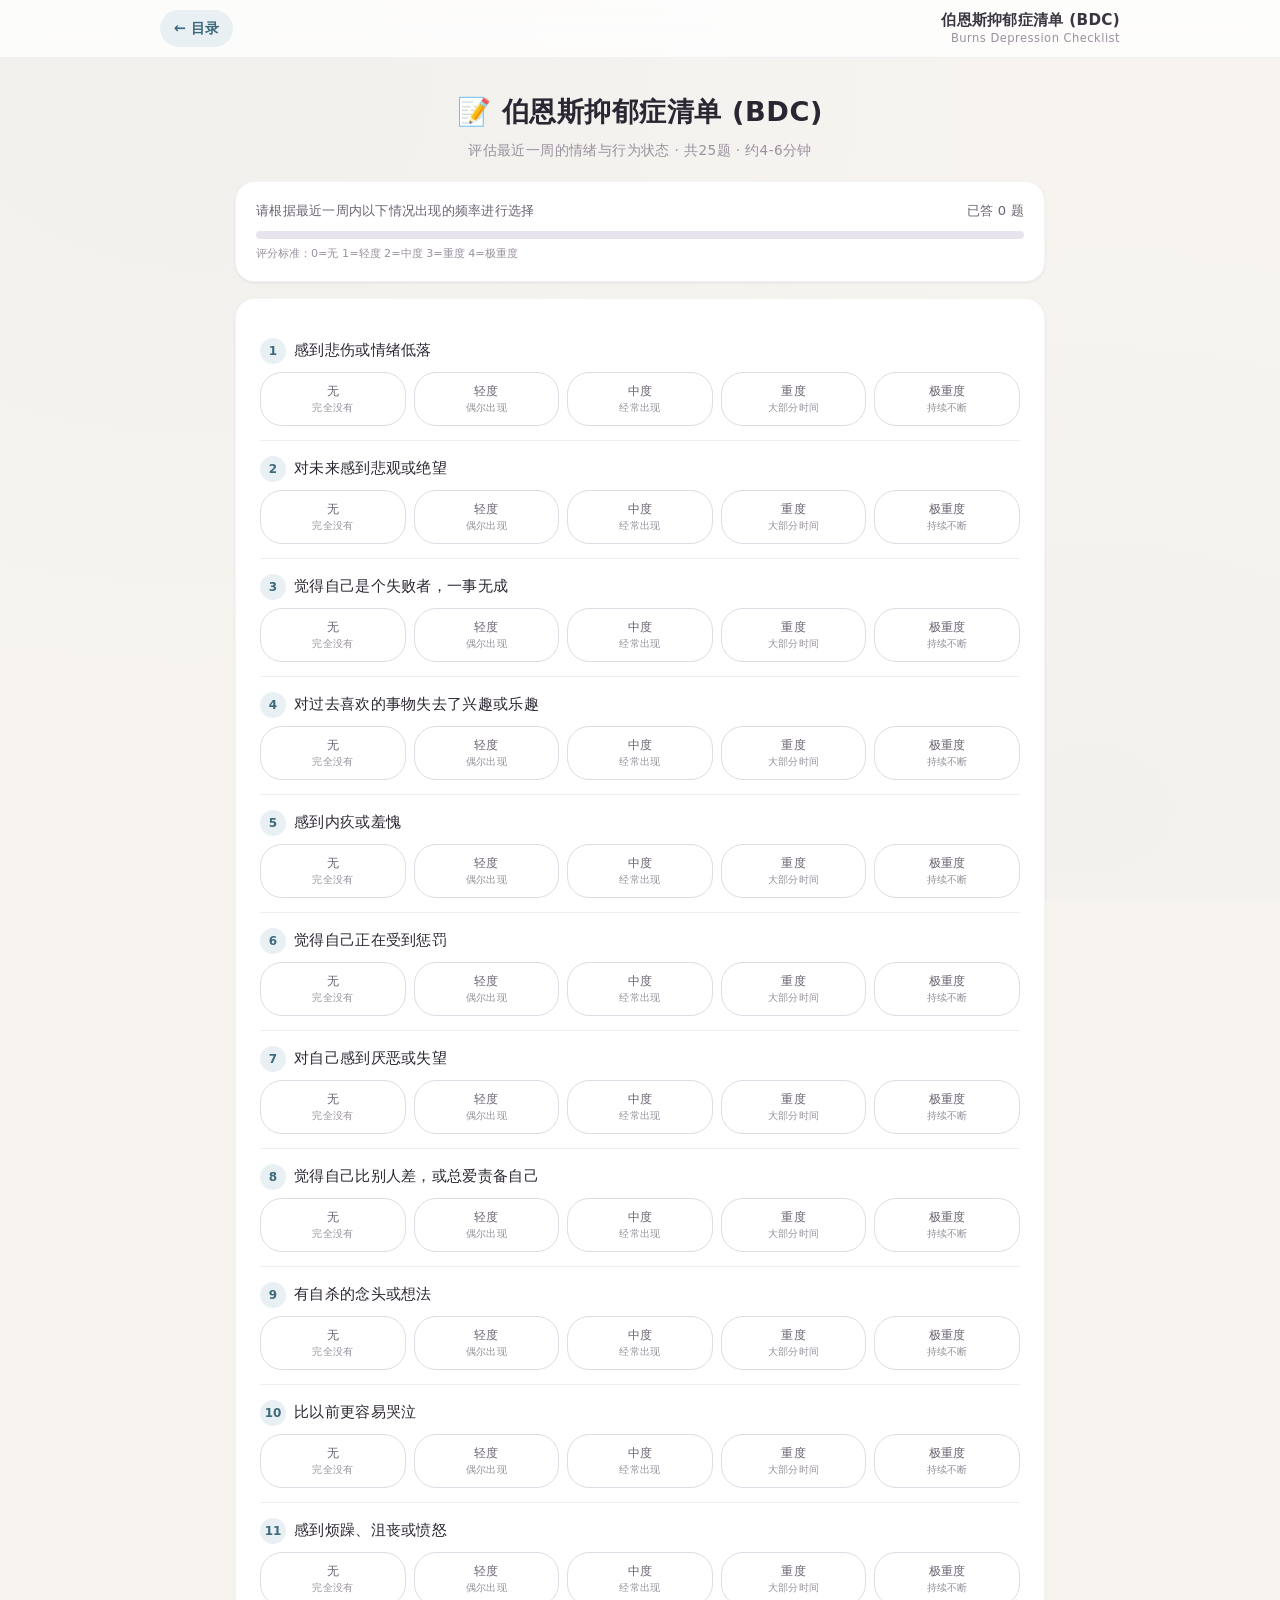
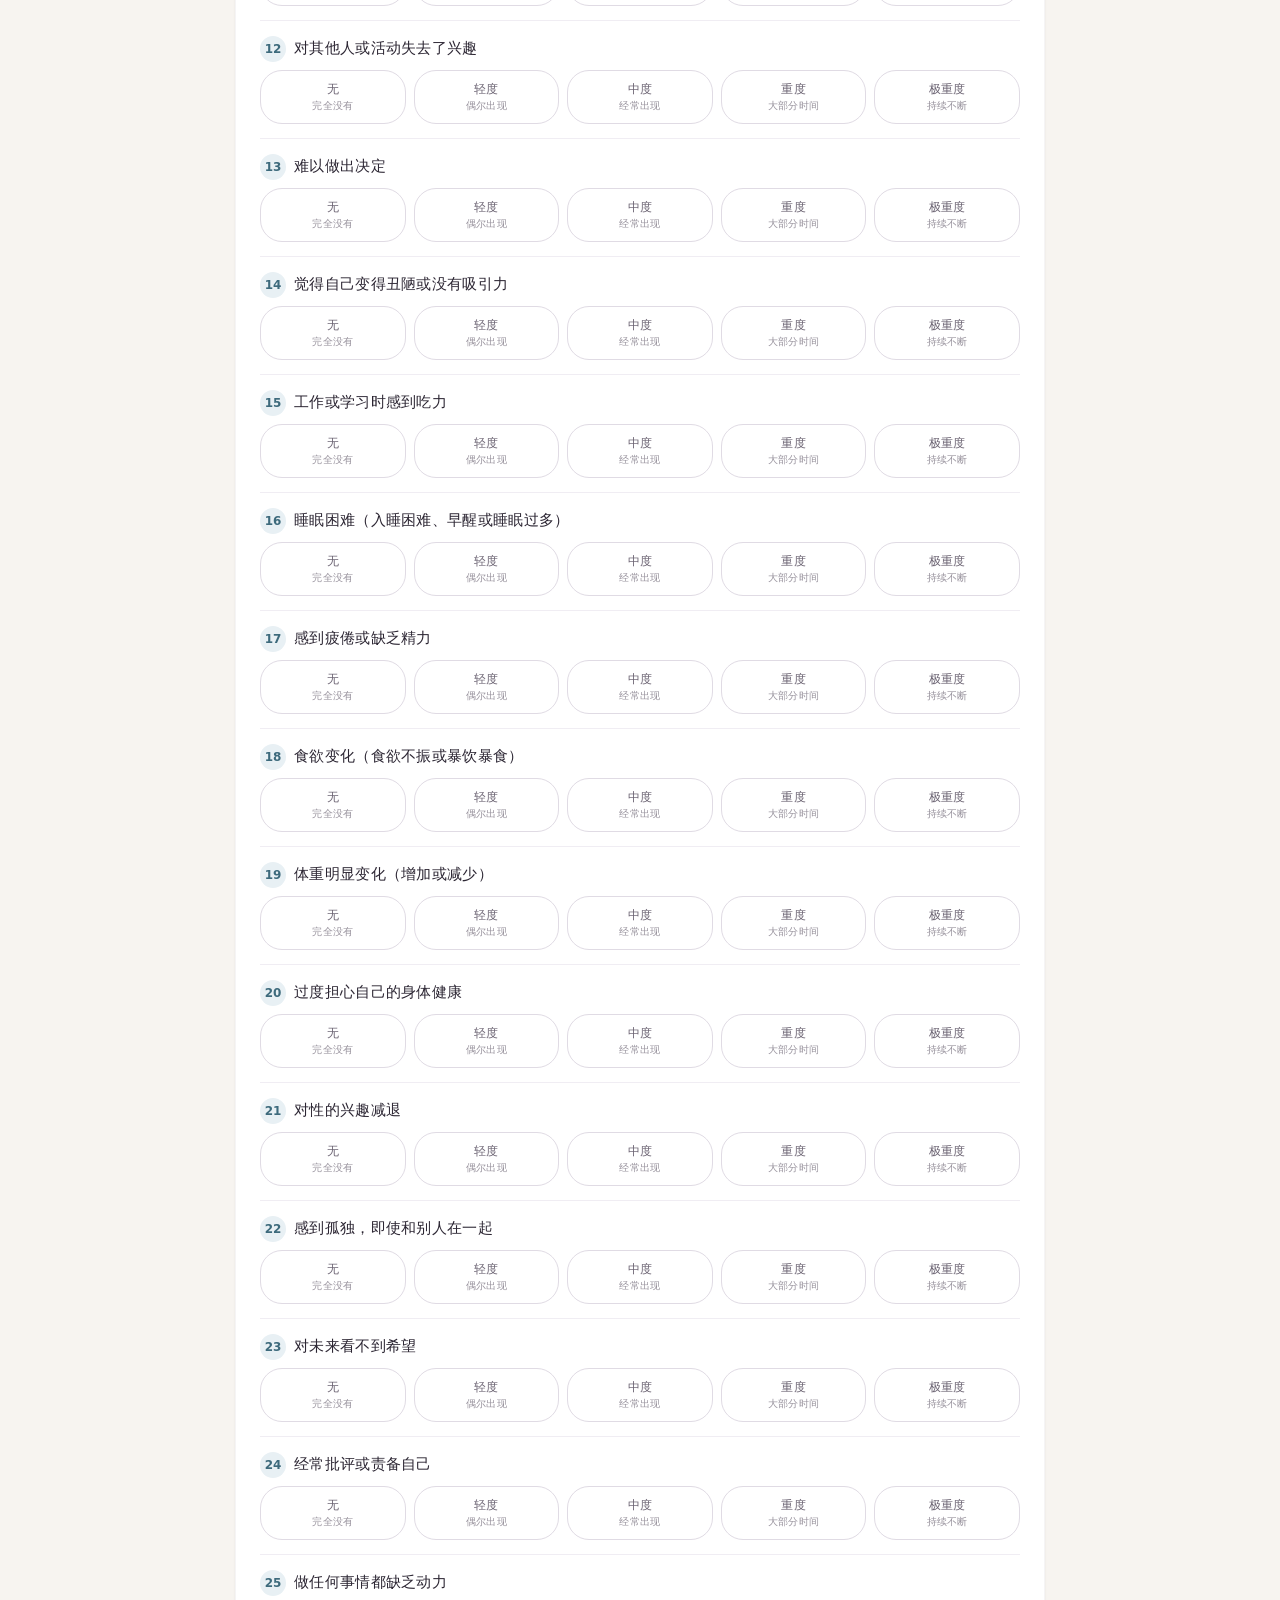
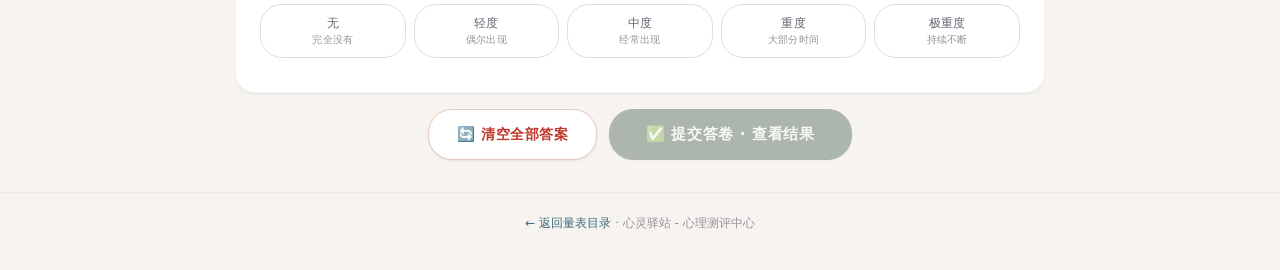
<file: bdc.html>
<!DOCTYPE html>
<html lang="zh-CN">
<head>
    <meta charset="UTF-8">
    <meta name="viewport" content="width=device-width, initial-scale=1.0">
    <title>伯恩斯抑郁症清单 - 心灵驿站</title>
    <link rel="stylesheet" href="common.css">
    <style>
        /* BDC 特有样式 */
        .container { max-width: 850px; }
        .option-score { display:block; font-size:0.6rem; font-weight:400; opacity:0.7; letter-spacing:0.03em; }
        .option-btn.selected .option-score { opacity:1; }
        .result-level.none { background:#e6f4ea; color:#3d6a4f; }
        .result-level.mild { background:#fef6e6; color:#8b6919; }
        .result-level.moderate { background:#fef0ea; color:#8b3d1f; }
        .result-level.severe { background:#fde8d9; color:#a0441e; }
        .result-level.extreme { background:#fdecea; color:#8b1a1a; }
        .crisis-alert { background:#fdecea; border:2px solid #e8b4b0; border-radius:var(--radius); padding:16px 18px;
            margin-top:16px; color:#8b1a1a; font-weight:500; font-size:0.85rem; display:flex; gap:10px;
            align-items:flex-start; line-height:1.5; animation:subtlePulse 2s ease-in-out infinite; }
        @keyframes subtlePulse { 0%,100% { border-color:#e8b4b0; } 50% { border-color:#d4857f; } }
        .crisis-alert .crisis-icon { font-size:1.4rem; flex-shrink:0; }
        @media (max-width:600px) {
            .option-btn { padding:7px 3px; font-size:0.68rem; min-width:48px; border-radius:16px; }
            .option-score { font-size:0.55rem; }
        }
    </style>
</head>
<body>
    <header class="top-bar">
        <div class="top-bar-inner">
            <a href="index.html" class="back-link" aria-label="返回量表目录">← 目录</a>
            <div class="scale-label">
                伯恩斯抑郁症清单 (BDC)
                <small>Burns Depression Checklist</small>
            </div>
        </div>
    </header>

    <main class="container">
        <div class="page-header">
            <h1>📝 伯恩斯抑郁症清单 (BDC)</h1>
            <p class="subtitle">评估最近一周的情绪与行为状态 · 共25题 · 约4-6分钟</p>
        </div>

        <div class="progress-section" id="progressSection">
            <div class="progress-info">
                <span>请根据最近一周内以下情况出现的频率进行选择</span>
                <span id="answeredCount">已答 0 题</span>
            </div>
            <div class="progress-bar-outer">
                <div class="progress-bar-inner" id="progressBar" style="width:0%;"></div>
            </div>
            <div style="font-size:0.7rem;color:var(--text-muted);margin-top:6px;">
                评分标准：0=无 1=轻度 2=中度 3=重度 4=极重度
            </div>
        </div>

        <div class="questions-card" id="questionsCard"></div>

        <div class="nav-buttons" id="navButtons">
            <button class="nav-btn clear-btn" id="btnClear">🔄 清空全部答案</button>
            <button class="nav-btn submit-btn" id="btnSubmit" disabled>✅ 提交答卷 · 查看结果</button>
        </div>

        <div class="results-section" id="resultsSection">
            <div class="results-header">
                <h2>📊 测评结果报告</h2>
                <span class="result-date" id="resultDate"></span>
            </div>
            <div class="result-summary" id="resultSummary"></div>
            <div id="resultLevelContainer"></div>
            <div id="crisisAlertContainer"></div>
            <div class="disclaimer">
                <span class="disclaimer-icon">⚠️</span>
                <span><strong>重要提醒：</strong>本清单由David Burns博士设计，为抑郁症状自我筛查工具。结果仅供自我参考，<strong>不能替代专业心理医生的诊断</strong>。如果你对结果感到担忧，请咨询专业医生或拨打心理援助热线 <strong>12320-5</strong>。</span>
            </div>
            <div style="text-align:center;margin-top:16px;">
                <button class="nav-btn" id="btnRetake">🔄 重新测评</button>
            </div>
        </div>
    </main>

    <div class="toast" id="toast"></div>

    <footer class="footer">
        <a href="index.html">← 返回量表目录</a> · 心灵驿站 - 心理测评中心
    </footer>

    <script src="common.js"></script>
    <script>
        (function() {
            // BDC 题目数据 (25题)
            const questions = [
                { id:1,  text:'感到悲伤或情绪低落' },
                { id:2,  text:'对未来感到悲观或绝望' },
                { id:3,  text:'觉得自己是个失败者，一事无成' },
                { id:4,  text:'对过去喜欢的事物失去了兴趣或乐趣' },
                { id:5,  text:'感到内疚或羞愧' },
                { id:6,  text:'觉得自己正在受到惩罚' },
                { id:7,  text:'对自己感到厌恶或失望' },
                { id:8,  text:'觉得自己比别人差，或总爱责备自己' },
                { id:9,  text:'有自杀的念头或想法' },
                { id:10, text:'比以前更容易哭泣' },
                { id:11, text:'感到烦躁、沮丧或愤怒' },
                { id:12, text:'对其他人或活动失去了兴趣' },
                { id:13, text:'难以做出决定' },
                { id:14, text:'觉得自己变得丑陋或没有吸引力' },
                { id:15, text:'工作或学习时感到吃力' },
                { id:16, text:'睡眠困难（入睡困难、早醒或睡眠过多）' },
                { id:17, text:'感到疲倦或缺乏精力' },
                { id:18, text:'食欲变化（食欲不振或暴饮暴食）' },
                { id:19, text:'体重明显变化（增加或减少）' },
                { id:20, text:'过度担心自己的身体健康' },
                { id:21, text:'对性的兴趣减退' },
                { id:22, text:'感到孤独，即使和别人在一起' },
                { id:23, text:'对未来看不到希望' },
                { id:24, text:'经常批评或责备自己' },
                { id:25, text:'做任何事情都缺乏动力' }
            ];

            // 选项：0-4分
            const options = [
                { value:0, label:'无', desc:'完全没有' },
                { value:1, label:'轻度', desc:'偶尔出现' },
                { value:2, label:'中度', desc:'经常出现' },
                { value:3, label:'重度', desc:'大部分时间' },
                { value:4, label:'极重度', desc:'持续不断' }
            ];

            function calcLevel(totalScore) {
                if (totalScore >= 0 && totalScore <= 10) return { text:'正常范围，无明显抑郁症状', class:'none' };
                if (totalScore >= 11 && totalScore <= 25) return { text:'轻度抑郁', class:'mild' };
                if (totalScore >= 26 && totalScore <= 50) return { text:'中度抑郁', class:'moderate' };
                if (totalScore >= 51 && totalScore <= 75) return { text:'重度抑郁', class:'severe' };
                return { text:'极重度抑郁', class:'extreme' };
            }

            const engine = new ScaleEngine({
                questions: questions,
                options: options,
                storageKey: 'bdc_answers',
                scaleName: '伯恩斯抑郁症清单 (BDC)',
                useValueAsScore: true,
                showReverseBadge: false,
                onSubmit: function(self) {
                    let totalScore = 0;
                    questions.forEach(function(q) { totalScore += (self.answers[q.id] || 0); });

                    const level = calcLevel(totalScore);
                    const maxScore = questions.length * 4;
                    const warning = totalScore >= 11;

                    let statClass = '';
                    if (totalScore >= 51) statClass = ' severe';
                    else if (totalScore >= 11) statClass = ' warning';

                    self.resultSummary.innerHTML = [
                        '<div class="result-stat' + statClass + '">',
                            '<div class="stat-val">' + totalScore + '</div>',
                            '<div class="stat-lbl">总分 (0-' + maxScore + ')</div>',
                        '</div>',
                        '<div class="result-stat">',
                            '<div class="stat-val">' + Object.keys(self.answers).length + '</div>',
                            '<div class="stat-lbl">完成题目</div>',
                        '</div>',
                        '<div class="result-stat">',
                            '<div class="stat-val">' + (totalScore/maxScore*100).toFixed(0) + '%</div>',
                            '<div class="stat-lbl">得分百分比</div>',
                        '</div>'
                    ].join('');
                    self.resultLevelContainer.innerHTML = '<div class="result-level ' + level.class + '">' + level.text + '</div>';

                    // 危机预警：第9题（自杀念头）得分>=2
                    var q9 = self.answers[9] || 0;
                    var crisisHTML = '';
                    if (q9 >= 2) {
                        crisisHTML = '<div class="crisis-alert"><span class="crisis-icon">🆘</span><div>' +
                            '<strong>危机提醒：</strong>你提到有自杀的念头或想法，且频率较高。请务必重视这个信号，' +
                            '我们强烈建议你<strong>立即</strong>与信任的人交流，或联系专业心理援助。<br>' +
                            '📞 <strong>全国心理援助热线：12320-5</strong>　|　📞 <strong>北京心理危机干预中心：010-82951332</strong><br>' +
                            '你并不孤单，及时的帮助可以带来改变。</div></div>';
                    } else if (q9 === 1) {
                        crisisHTML = '<div class="crisis-alert" style="background:#fef9f0;border-color:#f0d89c;color:#8b6d3b;animation:none;">' +
                            '<span class="crisis-icon">⚠️</span><div>' +
                            '<strong>请留意：</strong>你提到偶尔有自杀的念头。建议你关注自己的情绪状态，与信任的人交流感受，' +
                            '如有需要请寻求心理咨询帮助。</div></div>';
                    }
                    self.crisisAlertContainer.innerHTML = crisisHTML;

                    self.lockAnswerArea();
                    self.showResults();
                }
            });

            engine.init();
        })();
    </script>
</body>
</html>
</file>
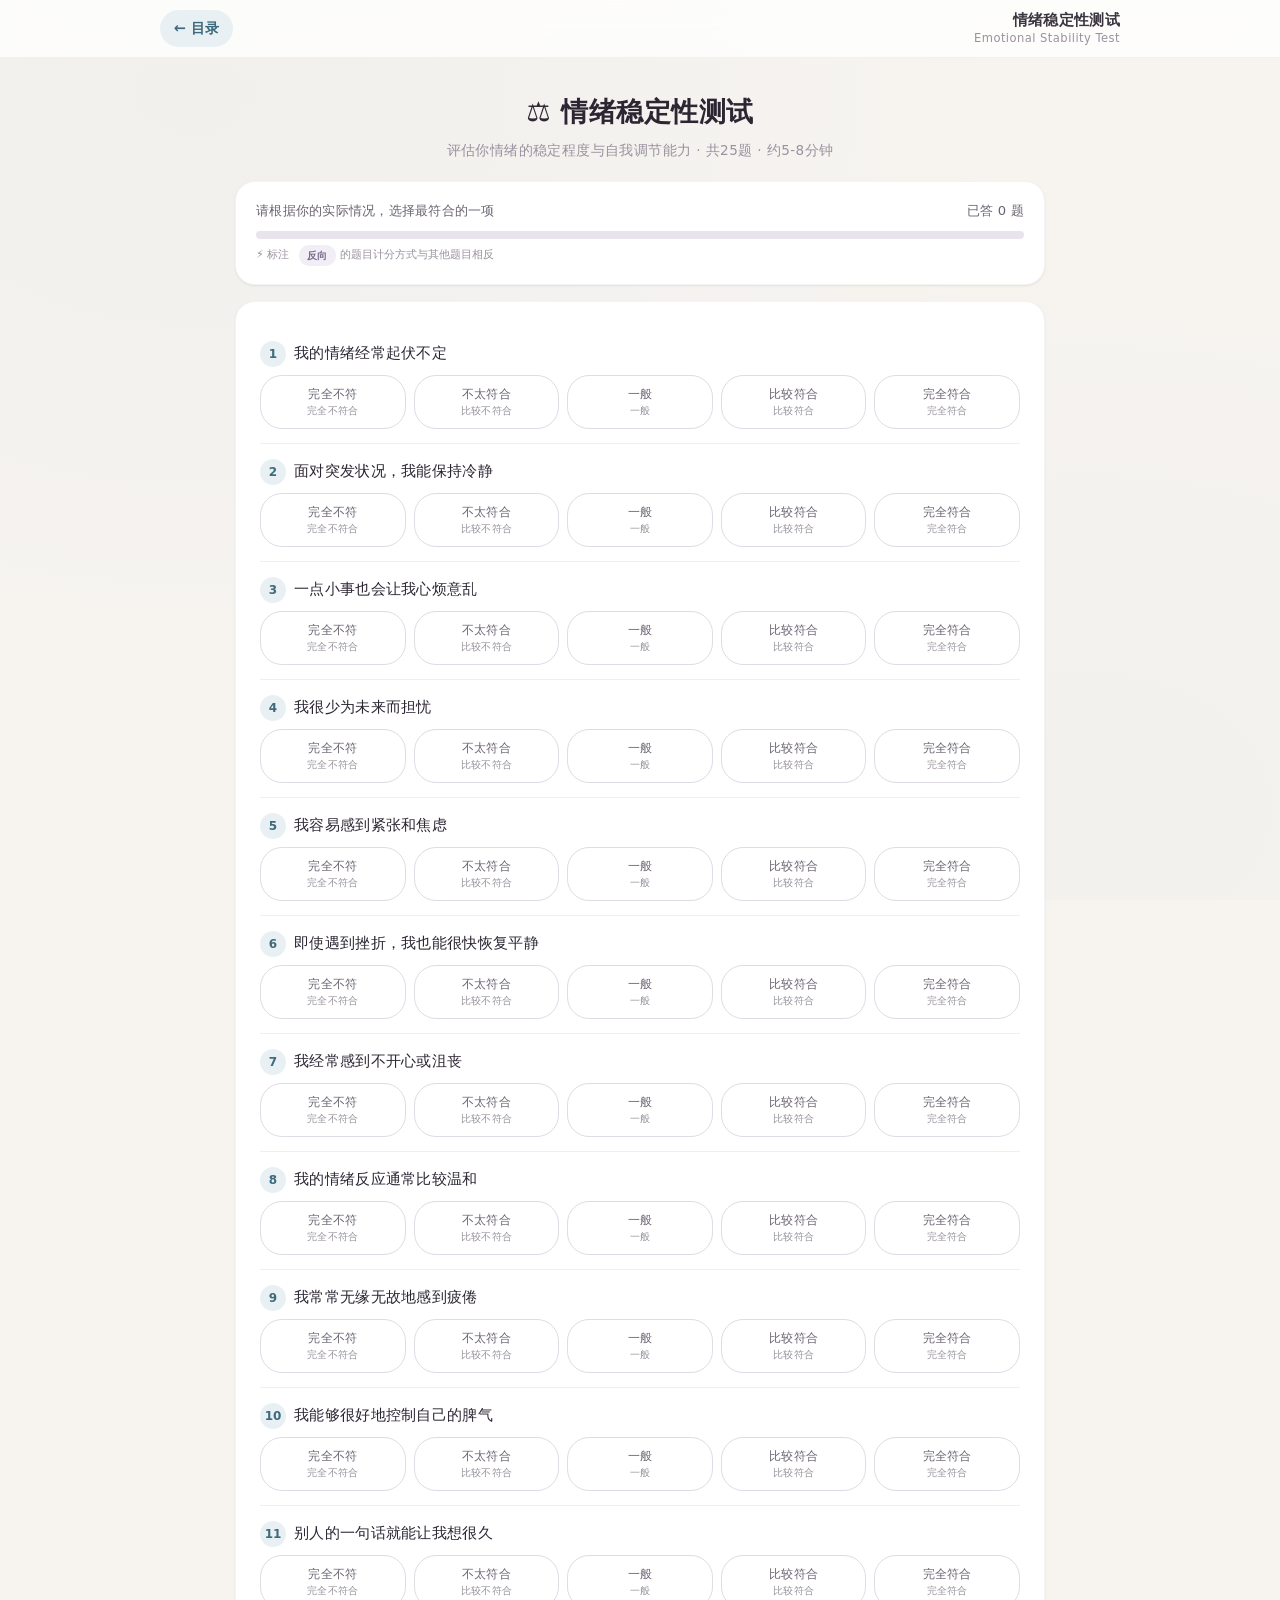
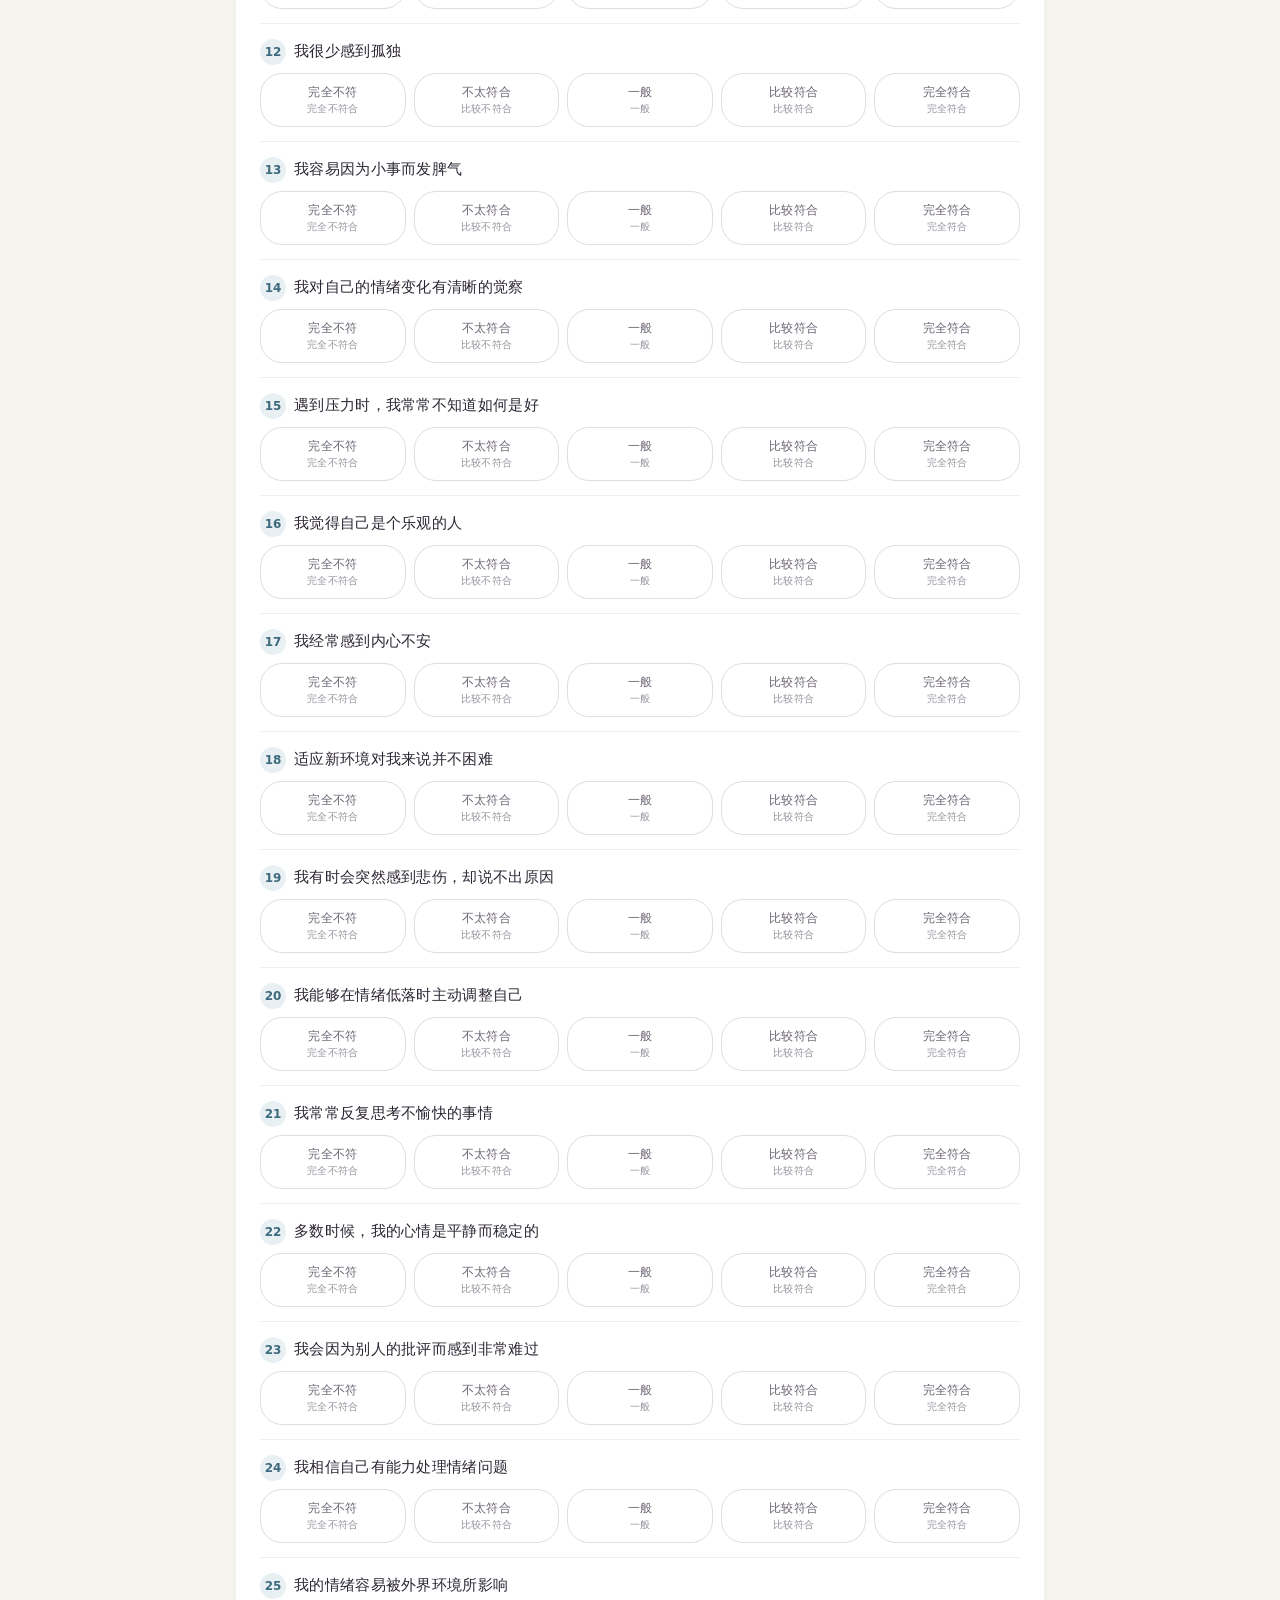
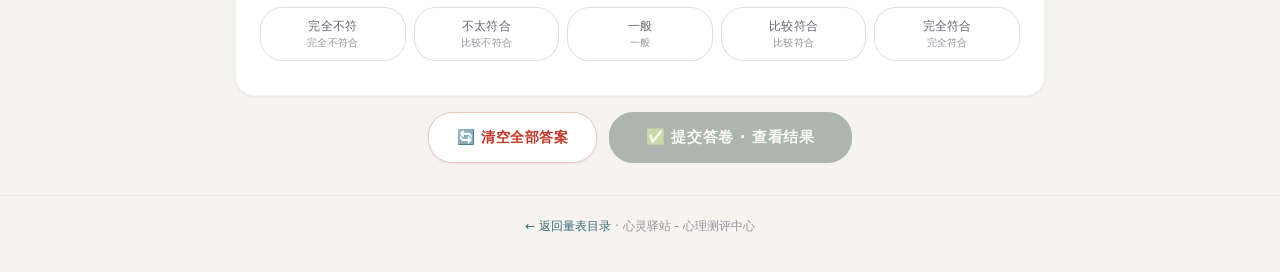
<file: emotion-stability.html>
<!DOCTYPE html>
<html lang="zh-CN">
<head>
    <meta charset="UTF-8">
    <meta name="viewport" content="width=device-width, initial-scale=1.0">
    <title>情绪稳定性测试 - 心灵驿站</title>
    <link rel="stylesheet" href="common.css">
    <style>
        /* 情绪稳定性测试 特有样式 */
        .container { max-width: 850px; }
        .result-level.very-stable { background: #e6f4ea; color: #3d6a4f; }
        .result-level.stable { background: #eaf5ef; color: #2d5a40; }
        .result-level.moderate { background: #fef6e6; color: #8b6919; }
        .result-level.unstable { background: #fef0ea; color: #8b3d1f; }
        .result-level.very-unstable { background: #fdecea; color: #8b1a1a; }
        .result-desc {
            background: #faf8fc; border-radius: var(--radius); padding: 16px;
            font-size: 0.9rem; line-height: 1.7; color: var(--text);
            margin: 16px 0; border: 1px solid #eeeaf2;
        }
        @media (max-width:600px) {
            .option-btn { padding:8px 4px; font-size:0.72rem; min-width:55px; border-radius:18px; }
            .option-desc { font-size:0.55rem; }
        }
    </style>
</head>
<body>
    <header class="top-bar">
        <div class="top-bar-inner">
            <a href="index.html" class="back-link" aria-label="返回量表目录">← 目录</a>
            <div class="scale-label">
                情绪稳定性测试
                <small>Emotional Stability Test</small>
            </div>
        </div>
    </header>

    <main class="container">
        <div class="page-header">
            <h1>⚖️ 情绪稳定性测试</h1>
            <p class="subtitle">评估你情绪的稳定程度与自我调节能力 · 共25题 · 约5-8分钟</p>
        </div>

        <div class="progress-section" id="progressSection">
            <div class="progress-info">
                <span>请根据你的实际情况，选择最符合的一项</span>
                <span id="answeredCount">已答 0 题</span>
            </div>
            <div class="progress-bar-outer">
                <div class="progress-bar-inner" id="progressBar" style="width:0%;"></div>
            </div>
            <div style="font-size:0.7rem;color:var(--text-muted);margin-top:6px;">
                ⚡ 标注 <span class="reverse-badge">反向</span> 的题目计分方式与其他题目相反
            </div>
        </div>

        <div class="questions-card" id="questionsCard"></div>

        <div class="nav-buttons" id="navButtons">
            <button class="nav-btn clear-btn" id="btnClear">🔄 清空全部答案</button>
            <button class="nav-btn submit-btn" id="btnSubmit" disabled>✅ 提交答卷 · 查看结果</button>
        </div>

        <div class="results-section" id="resultsSection">
            <div class="results-header">
                <h2>📊 测评结果报告</h2>
                <span class="result-date" id="resultDate"></span>
            </div>
            <div class="result-summary" id="resultSummary"></div>
            <div id="resultLevelContainer"></div>
            <div id="resultDescContainer"></div>
            <div class="disclaimer">
                <span class="disclaimer-icon">⚠️</span>
                <span><strong>重要提醒：</strong>本测试为情绪稳定性自评工具，结果仅供自我参考，<strong>不能替代专业心理评估</strong>。情绪的波动是人之常情，如果你持续感到困扰，请寻求专业帮助。</span>
            </div>
            <div style="text-align:center;margin-top:16px;">
                <button class="nav-btn" id="btnRetake">🔄 重新测评</button>
            </div>
        </div>
    </main>

    <div class="toast" id="toast"></div>

    <footer class="footer">
        <a href="index.html">← 返回量表目录</a> · 心灵驿站 - 心理测评中心
    </footer>

    <script src="common.js"></script>
    <script>
        (function() {
            // 情绪稳定性测试题目 (25题)
            const questions = [
                { id: 1, text: '我的情绪经常起伏不定', reverse: false },
                { id: 2, text: '面对突发状况，我能保持冷静', reverse: true },
                { id: 3, text: '一点小事也会让我心烦意乱', reverse: false },
                { id: 4, text: '我很少为未来而担忧', reverse: true },
                { id: 5, text: '我容易感到紧张和焦虑', reverse: false },
                { id: 6, text: '即使遇到挫折，我也能很快恢复平静', reverse: true },
                { id: 7, text: '我经常感到不开心或沮丧', reverse: false },
                { id: 8, text: '我的情绪反应通常比较温和', reverse: true },
                { id: 9, text: '我常常无缘无故地感到疲倦', reverse: false },
                { id: 10, text: '我能够很好地控制自己的脾气', reverse: true },
                { id: 11, text: '别人的一句话就能让我想很久', reverse: false },
                { id: 12, text: '我很少感到孤独', reverse: true },
                { id: 13, text: '我容易因为小事而发脾气', reverse: false },
                { id: 14, text: '我对自己的情绪变化有清晰的觉察', reverse: true },
                { id: 15, text: '遇到压力时，我常常不知道如何是好', reverse: false },
                { id: 16, text: '我觉得自己是个乐观的人', reverse: true },
                { id: 17, text: '我经常感到内心不安', reverse: false },
                { id: 18, text: '适应新环境对我来说并不困难', reverse: true },
                { id: 19, text: '我有时会突然感到悲伤，却说不出原因', reverse: false },
                { id: 20, text: '我能够在情绪低落时主动调整自己', reverse: true },
                { id: 21, text: '我常常反复思考不愉快的事情', reverse: false },
                { id: 22, text: '多数时候，我的心情是平静而稳定的', reverse: true },
                { id: 23, text: '我会因为别人的批评而感到非常难过', reverse: false },
                { id: 24, text: '我相信自己有能力处理情绪问题', reverse: true },
                { id: 25, text: '我的情绪容易被外界环境所影响', reverse: false },
            ];

            // 选项：1-完全不符合，2-比较不符合，3-一般，4-比较符合，5-完全符合
            const options = [
                { value: 1, label: '完全不符合', short: '完全不符' },
                { value: 2, label: '比较不符合', short: '不太符合' },
                { value: 3, label: '一般', short: '一般' },
                { value: 4, label: '比较符合', short: '比较符合' },
                { value: 5, label: '完全符合', short: '完全符合' },
            ];

            function calcLevel(totalRealScore) {
                if (totalRealScore <= 50) return { class: 'very-stable', text: '情绪非常稳定', desc: '你的情绪波动很小，能够从容应对生活中的压力与挑战。你善于管理自己的情绪，心态平和，内心强大。' };
                if (totalRealScore <= 70) return { class: 'stable', text: '情绪比较稳定', desc: '大多数时候你的情绪是平稳的，偶尔会有波动但能较快恢复。你具备一定的情绪调节能力，生活整体上处于比较舒适的状态。' };
                if (totalRealScore <= 90) return { class: 'moderate', text: '情绪稳定性一般', desc: '你的情绪时好时坏，有时能控制得很好，有时又容易受到影响。建议你多关注自己的情绪变化，学习一些放松技巧，提升情绪管理能力。' };
                if (totalRealScore <= 110) return { class: 'unstable', text: '情绪不太稳定', desc: '你经常被负面情绪困扰，容易紧张、焦虑或低落。外界的风吹草动都可能引起内心的波澜。建议你有意识地练习正念、深呼吸等方法，或与朋友倾诉，必要时寻求专业心理帮助。' };
                return { class: 'very-unstable', text: '情绪非常不稳定', desc: '你的情绪起伏很大，时常感到失控，这可能会对你的生活、工作和人际关系造成显著影响。我们强烈建议你考虑寻求专业心理咨询师的帮助，学习系统性的情绪调节策略。请记住，求助是勇敢的表现。' };
            }

            const engine = new ScaleEngine({
                questions: questions,
                options: options,
                storageKey: 'emotion_stability_answers',
                scaleName: '情绪稳定性测试',
                getRealScore: function(q, selectedValue) {
                    if (q.reverse) { return 6 - selectedValue; }
                    return selectedValue;
                },
                onSubmit: function(self) {
                    var totalRealScore = 0;
                    questions.forEach(function(q) {
                        totalRealScore += self.getScore(q, self.answers[q.id]);
                    });

                    var level = calcLevel(totalRealScore);
                    var maxScore = questions.length * 5;
                    var minScore = questions.length * 1;
                    var percentage = Math.round((totalRealScore - minScore) / (maxScore - minScore) * 100);

                    var statClass = '';
                    if (totalRealScore > 90) statClass = ' warning';
                    if (totalRealScore > 110) statClass = ' severe';

                    self.resultSummary.innerHTML = [
                        '<div class="result-stat' + statClass + '">',
                            '<div class="stat-val">' + totalRealScore + '</div>',
                            '<div class="stat-lbl">实际总分 (' + minScore + '-' + maxScore + ')</div>',
                        '</div>',
                        '<div class="result-stat">',
                            '<div class="stat-val">' + percentage + '%</div>',
                            '<div class="stat-lbl">情绪不稳定指数</div>',
                        '</div>'
                    ].join('');
                    self.resultLevelContainer.innerHTML = '<div class="result-level ' + level.class + '">' + level.text + '</div>';
                    document.getElementById('resultDescContainer').innerHTML = '<div class="result-desc">' + level.desc + '</div>';

                    self.lockAnswerArea();
                    self.showResults();
                },
                onRetake: function(self) {
                    document.getElementById('resultDescContainer').innerHTML = '';
                }
            });

            engine.init();
        })();
    </script>
</body>
</html>
</file>
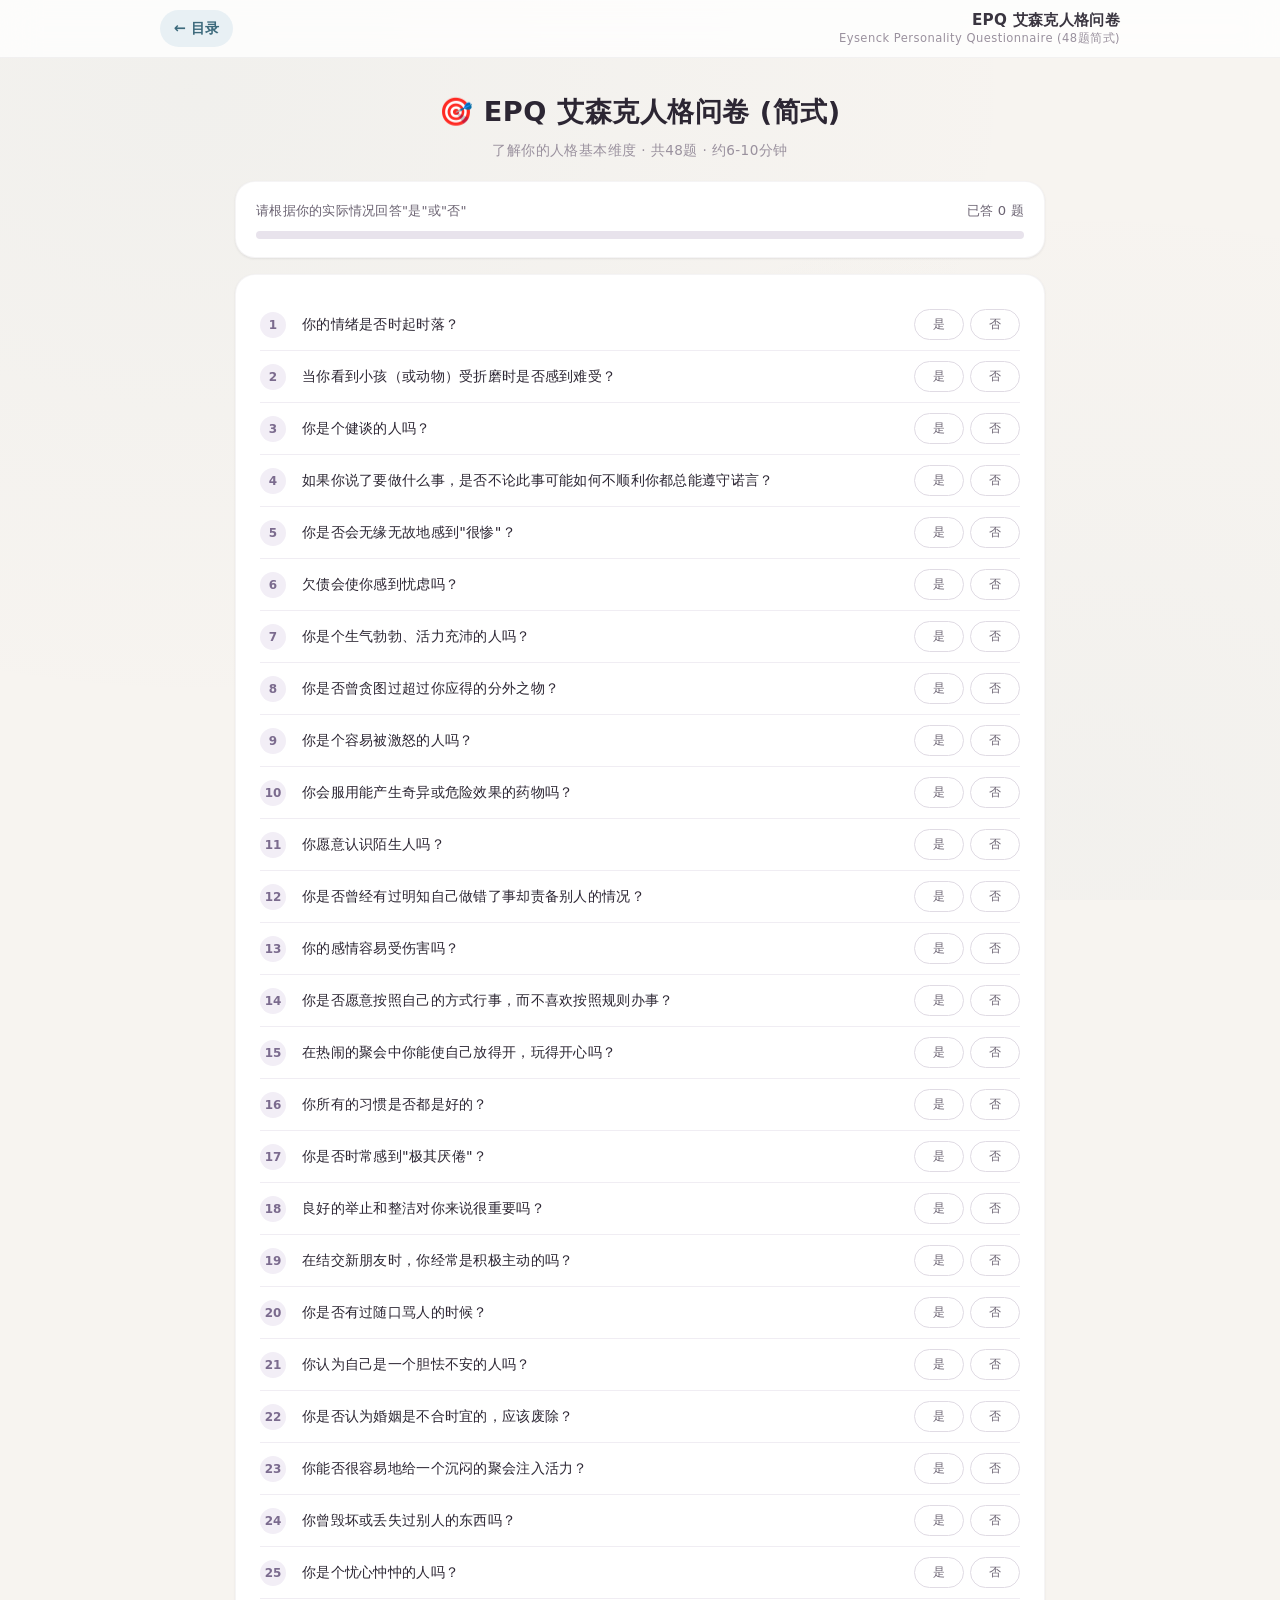
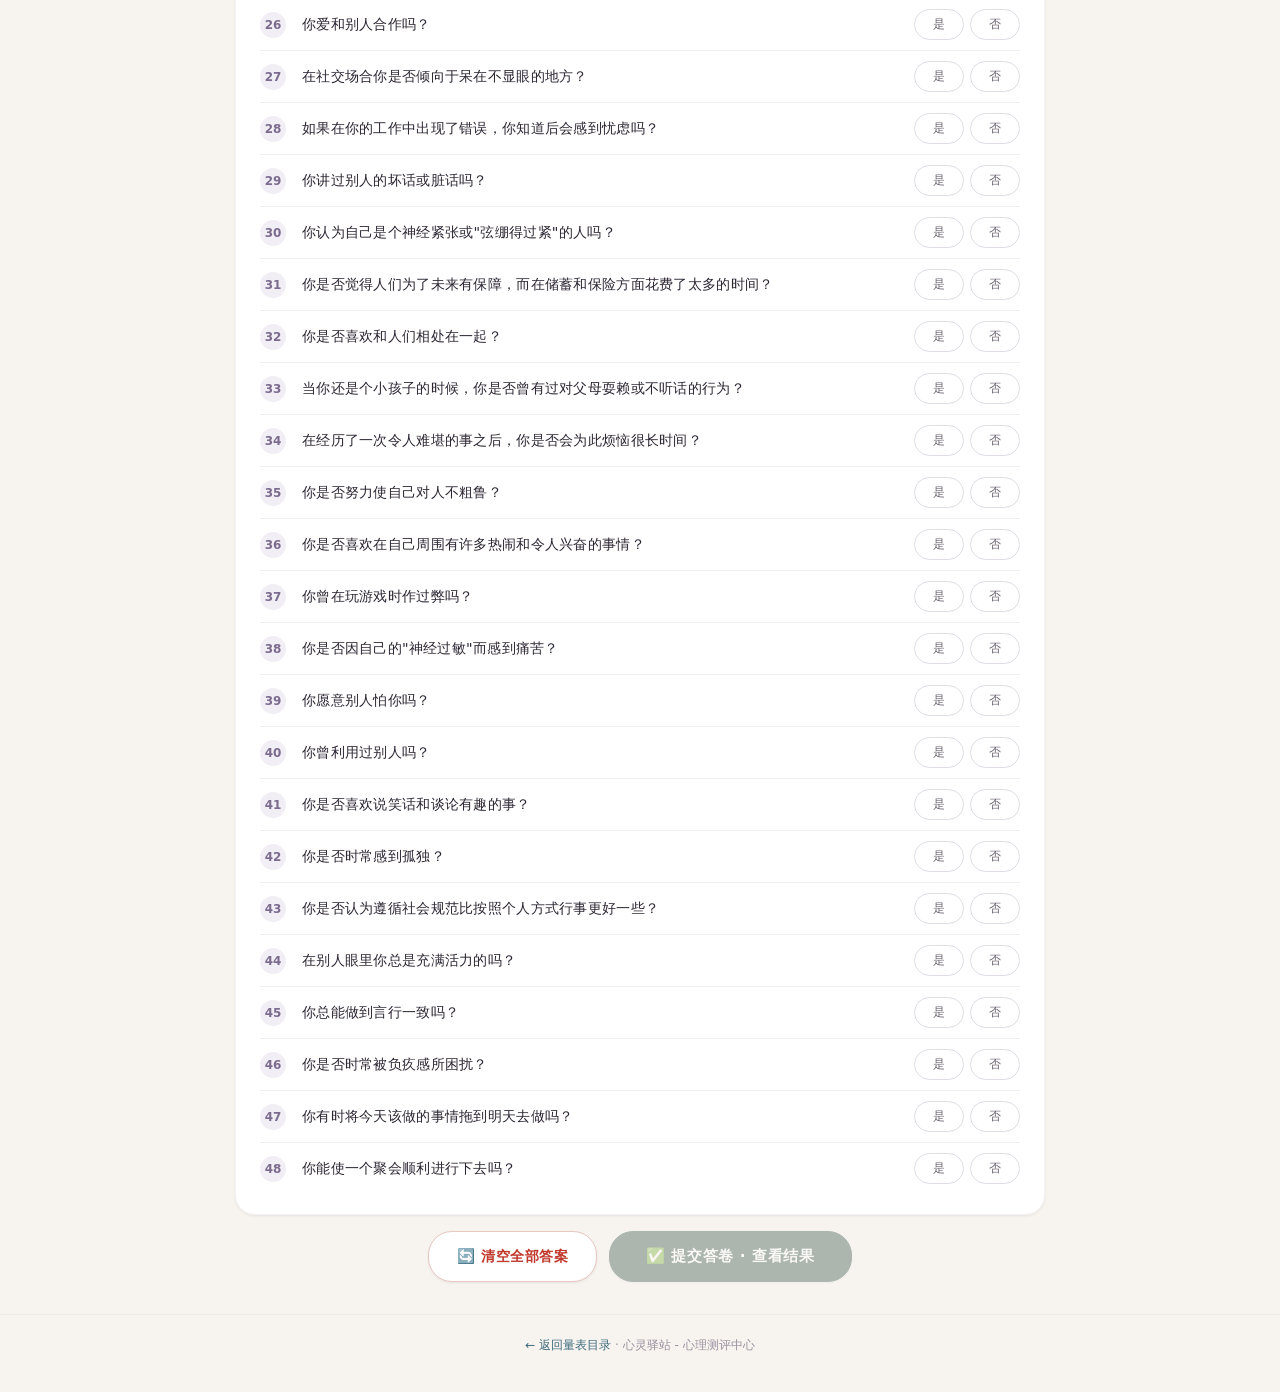
<file: epq.html>
<!DOCTYPE html>
<html lang="zh-CN">
<head>
    <meta charset="UTF-8">
    <meta name="viewport" content="width=device-width, initial-scale=1.0">
    <title>EPQ 艾森克人格问卷 - 心灵驿站</title>
    <link rel="stylesheet" href="common.css">
    <style>
        /* EPQ 特有样式 */
        .container { max-width: 850px; }
        .question-item { padding:10px 0; border-bottom:1px solid #f0edf3; display:flex; align-items:center; flex-wrap:wrap; gap:8px; }
        .question-item:last-child { border-bottom:none; }
        .question-num { background:var(--personality-bg,#f2eef6); color:var(--personality,#7b6b8e); }
        .question-text { flex:1; font-weight:500; font-size:0.9rem; color:#2c2633; min-width:200px; }
        .options-mini { display:flex; gap:6px; flex-shrink:0; }
        .option-pill { padding:6px 18px; border-radius:16px; border:1.5px solid #e0dbe4; background:#fff;
            cursor:pointer; font-size:0.78rem; font-weight:500; color:var(--text-secondary); transition:var(--transition);
            user-select:none; font-family:var(--font-sans); }
        .option-pill:hover { border-color:#c5bdd0; background:#faf9fb; }
        .option-pill.selected { background:var(--personality,#7b6b8e); color:#fff; border-color:var(--personality,#7b6b8e); font-weight:600; }
        .dimension-grid { display:grid; grid-template-columns:repeat(auto-fit,minmax(180px,1fr)); gap:12px; margin-bottom:20px; }
        .dimension-card { background:#faf8fc; border-radius:var(--radius); padding:14px; border:1px solid #eeeaf2; text-align:center; }
        .dim-code { font-weight:800; font-size:1.1rem; color:var(--personality,#7b6b8e); }
        .dim-name { font-size:0.75rem; color:var(--text-muted); margin:2px 0; }
        .dim-score { font-size:1.6rem; font-weight:700; color:var(--text); margin:6px 0; }
        .dim-desc { font-size:0.72rem; color:var(--text-secondary); line-height:1.4; }
        .temperament-box { background:var(--personality-bg,#f2eef6); border-radius:var(--radius); padding:14px;
            text-align:center; margin:16px 0; border:1px solid var(--personality-tag,#e2daea); }
        .temperament-box strong { font-size:1rem; color:var(--personality,#7b6b8e); }
        .disclaimer { background:#fef9f0; border:1px solid #f0d89c; border-radius:var(--radius);
            padding:14px 18px; font-size:0.82rem; color:#8b6d3b; line-height:1.6; margin-top:16px; display:flex; gap:10px; }
        @media (max-width:600px) {
            .questions-card { padding:14px 10px; }
            .question-text { font-size:0.82rem; }
            .option-pill { padding:5px 14px; font-size:0.73rem; }
            .dimension-grid { grid-template-columns:1fr 1fr; }
        }
    </style>
</head>
<body>
    <header class="top-bar">
        <div class="top-bar-inner">
            <a href="index.html" class="back-link" aria-label="返回量表目录">← 目录</a>
            <div class="scale-label">
                EPQ 艾森克人格问卷
                <small>Eysenck Personality Questionnaire (48题简式)</small>
            </div>
        </div>
    </header>

    <main class="container">
        <div class="page-header">
            <h1>🎯 EPQ 艾森克人格问卷 (简式)</h1>
            <p class="subtitle">了解你的人格基本维度 · 共48题 · 约6-10分钟</p>
        </div>

        <div class="progress-section" id="progressSection">
            <div class="progress-info">
                <span>请根据你的实际情况回答"是"或"否"</span>
                <span id="answeredCount">已答 0 题</span>
            </div>
            <div class="progress-bar-outer">
                <div class="progress-bar-inner" id="progressBar" style="width:0%;"></div>
            </div>
        </div>

        <div class="questions-card" id="questionsCard"></div>

        <div class="nav-buttons" id="navButtons">
            <button class="nav-btn clear-btn" id="btnClear">🔄 清空全部答案</button>
            <button class="nav-btn submit-btn" id="btnSubmit" disabled>✅ 提交答卷 · 查看结果</button>
        </div>

        <div class="results-section" id="resultsSection">
            <div class="results-header">
                <h2>🧬 EPQ 人格维度结果</h2>
                <span class="result-date" id="resultDate"></span>
            </div>
            <div class="dimension-grid" id="dimensionGrid"></div>
            <div class="temperament-box" id="temperamentBox"></div>
            <div class="disclaimer">
                <span class="disclaimer-icon">⚠️</span>
                <span><strong>重要提醒：</strong>本测试为自评人格工具，结果仅供自我了解和参考，<strong>不能作为临床诊断依据</strong>。如果你对自身心理状态有疑虑，请咨询专业心理医生。</span>
            </div>
            <div style="text-align:center;margin-top:16px;">
                <button class="nav-btn" id="btnRetake">🔄 重新测评</button>
            </div>
        </div>
    </main>

    <div class="toast" id="toast"></div>

    <footer class="footer">
        <a href="index.html">← 返回量表目录</a> · 心灵驿站 - 心理测评中心
    </footer>

    <script>
        (function() {
            // EPQ 简式48题，每题含因子(P/E/N/L)及是否反向(reverse: true表示"否"得1分)
            const questions = [
                {id:1,text:'你的情绪是否时起时落？',factor:'N',reverse:false},
                {id:2,text:'当你看到小孩（或动物）受折磨时是否感到难受？',factor:'P',reverse:true},
                {id:3,text:'你是个健谈的人吗？',factor:'E',reverse:false},
                {id:4,text:'如果你说了要做什么事，是否不论此事可能如何不顺利你都总能遵守诺言？',factor:'L',reverse:false},
                {id:5,text:'你是否会无缘无故地感到"很惨"？',factor:'N',reverse:false},
                {id:6,text:'欠债会使你感到忧虑吗？',factor:'P',reverse:true},
                {id:7,text:'你是个生气勃勃、活力充沛的人吗？',factor:'E',reverse:false},
                {id:8,text:'你是否曾贪图过超过你应得的分外之物？',factor:'L',reverse:true},
                {id:9,text:'你是个容易被激怒的人吗？',factor:'N',reverse:false},
                {id:10,text:'你会服用能产生奇异或危险效果的药物吗？',factor:'P',reverse:false},
                {id:11,text:'你愿意认识陌生人吗？',factor:'E',reverse:false},
                {id:12,text:'你是否曾经有过明知自己做错了事却责备别人的情况？',factor:'L',reverse:true},
                {id:13,text:'你的感情容易受伤害吗？',factor:'N',reverse:false},
                {id:14,text:'你是否愿意按照自己的方式行事，而不喜欢按照规则办事？',factor:'P',reverse:false},
                {id:15,text:'在热闹的聚会中你能使自己放得开，玩得开心吗？',factor:'E',reverse:false},
                {id:16,text:'你所有的习惯是否都是好的？',factor:'L',reverse:false},
                {id:17,text:'你是否时常感到"极其厌倦"？',factor:'N',reverse:false},
                {id:18,text:'良好的举止和整洁对你来说很重要吗？',factor:'P',reverse:true},
                {id:19,text:'在结交新朋友时，你经常是积极主动的吗？',factor:'E',reverse:false},
                {id:20,text:'你是否有过随口骂人的时候？',factor:'L',reverse:true},
                {id:21,text:'你认为自己是一个胆怯不安的人吗？',factor:'N',reverse:false},
                {id:22,text:'你是否认为婚姻是不合时宜的，应该废除？',factor:'P',reverse:false},
                {id:23,text:'你能否很容易地给一个沉闷的聚会注入活力？',factor:'E',reverse:false},
                {id:24,text:'你曾毁坏或丢失过别人的东西吗？',factor:'L',reverse:true},
                {id:25,text:'你是个忧心忡忡的人吗？',factor:'N',reverse:false},
                {id:26,text:'你爱和别人合作吗？',factor:'P',reverse:true},
                {id:27,text:'在社交场合你是否倾向于呆在不显眼的地方？',factor:'E',reverse:true},
                {id:28,text:'如果在你的工作中出现了错误，你知道后会感到忧虑吗？',factor:'L',reverse:false},
                {id:29,text:'你讲过别人的坏话或脏话吗？',factor:'L',reverse:true},
                {id:30,text:'你认为自己是个神经紧张或"弦绷得过紧"的人吗？',factor:'N',reverse:false},
                {id:31,text:'你是否觉得人们为了未来有保障，而在储蓄和保险方面花费了太多的时间？',factor:'P',reverse:false},
                {id:32,text:'你是否喜欢和人们相处在一起？',factor:'E',reverse:false},
                {id:33,text:'当你还是个小孩子的时候，你是否曾有过对父母耍赖或不听话的行为？',factor:'L',reverse:true},
                {id:34,text:'在经历了一次令人难堪的事之后，你是否会为此烦恼很长时间？',factor:'N',reverse:false},
                {id:35,text:'你是否努力使自己对人不粗鲁？',factor:'P',reverse:true},
                {id:36,text:'你是否喜欢在自己周围有许多热闹和令人兴奋的事情？',factor:'E',reverse:false},
                {id:37,text:'你曾在玩游戏时作过弊吗？',factor:'L',reverse:true},
                {id:38,text:'你是否因自己的"神经过敏"而感到痛苦？',factor:'N',reverse:false},
                {id:39,text:'你愿意别人怕你吗？',factor:'P',reverse:false},
                {id:40,text:'你曾利用过别人吗？',factor:'L',reverse:true},
                {id:41,text:'你是否喜欢说笑话和谈论有趣的事？',factor:'E',reverse:false},
                {id:42,text:'你是否时常感到孤独？',factor:'N',reverse:false},
                {id:43,text:'你是否认为遵循社会规范比按照个人方式行事更好一些？',factor:'P',reverse:true},
                {id:44,text:'在别人眼里你总是充满活力的吗？',factor:'E',reverse:false},
                {id:45,text:'你总能做到言行一致吗？',factor:'L',reverse:false},
                {id:46,text:'你是否时常被负疚感所困扰？',factor:'N',reverse:false},
                {id:47,text:'你有时将今天该做的事情拖到明天去做吗？',factor:'L',reverse:true},
                {id:48,text:'你能使一个聚会顺利进行下去吗？',factor:'E',reverse:false}
            ];

            let answers = {}; // { id: true = 是, false = 否 }
            const saved = localStorage.getItem('epq_answers');
            if(saved){ try { const p = JSON.parse(saved); if(p) answers = p; } catch(e){ } }

            const questionsCard = document.getElementById('questionsCard');
            const progressBar = document.getElementById('progressBar');
            const answeredCountEl = document.getElementById('answeredCount');
            const btnSubmit = document.getElementById('btnSubmit');
            const btnClear = document.getElementById('btnClear');
            const navButtons = document.getElementById('navButtons');
            const resultsSection = document.getElementById('resultsSection');
            const resultDate = document.getElementById('resultDate');
            const dimensionGrid = document.getElementById('dimensionGrid');
            const temperamentBox = document.getElementById('temperamentBox');
            const btnRetake = document.getElementById('btnRetake');
            const toast = document.getElementById('toast');
            const progressSection = document.getElementById('progressSection');

            let toastTimer;
            function showToast(msg) {
                clearTimeout(toastTimer);
                toast.textContent = msg;
                toast.classList.add('show');
                toastTimer = setTimeout(() => toast.classList.remove('show'), 2000);
            }

            function saveAnswers() { localStorage.setItem('epq_answers', JSON.stringify(answers)); }

            function renderQuestions() {
                let html = '';
                questions.forEach(q => {
                    const ans = answers[q.id];
                    const isAnswered = ans !== undefined;
                    html += `<div class="question-item">`;
                    html += `<span class="question-num">${q.id}</span>`;
                    html += `<span class="question-text">${q.text}</span>`;
                    html += `<div class="options-mini">`;
                    html += `<button class="option-pill${isAnswered && ans === true ? ' selected' : ''}" data-qid="${q.id}" data-val="1">是</button>`;
                    html += `<button class="option-pill${isAnswered && ans === false ? ' selected' : ''}" data-qid="${q.id}" data-val="0">否</button>`;
                    html += `</div></div>`;
                });
                questionsCard.innerHTML = html;

                questionsCard.querySelectorAll('.option-pill').forEach(btn => {
                    btn.addEventListener('click', function() {
                        const qid = parseInt(this.dataset.qid);
                        const val = this.dataset.val === '1';
                        if (answers[qid] === val) {
                            delete answers[qid];
                        } else {
                            answers[qid] = val;
                        }
                        saveAnswers();
                        renderQuestions();
                        updateProgress();
                    });
                });
                updateProgress();
            }

            function updateProgress() {
                const total = questions.length;
                const answered = Object.keys(answers).length;
                const pct = Math.round((answered / total) * 100);
                progressBar.style.width = pct + '%';
                answeredCountEl.textContent = `已答 ${answered} 题`;
                btnSubmit.disabled = answered < total;
            }

            function clearAll() {
                if (Object.keys(answers).length === 0) { showToast('暂无已选答案'); return; }
                if (confirm('确定清空全部答案吗？')) {
                    answers = {};
                    saveAnswers();
                    renderQuestions();
                    updateProgress();
                    showToast('已清空全部答案');
                }
            }

            function calcScores() {
                const scores = { P:0, E:0, N:0, L:0 };
                questions.forEach(q => {
                    const ans = answers[q.id];
                    if (ans === undefined) return;
                    let score = 0;
                    if (q.reverse) {
                        score = (ans === false) ? 1 : 0;
                    } else {
                        score = (ans === true) ? 1 : 0;
                    }
                    scores[q.factor] += score;
                });
                return scores;
            }

            function getInterpretation(factor, rawScore) {
                const desc = {
                    E: { high: '外向：爱社交、喜聚会、朋友多，健谈，不喜欢独处，渴望刺激和冒险。', low: '内向：安静、离群、内省，喜欢独处，不喜欢刺激，做事有计划，生活有规律。' },
                    N: { high: '情绪不稳定：焦虑、紧张、易怒，对各种刺激反应强烈，情绪波动大。', low: '情绪稳定：平静、放松、反应缓慢，情绪稳定，不易心烦意乱。' },
                    P: { high: '精神质倾向：孤独、不关心他人，缺乏同情心，可能表现出攻击性和不人道的行为。', low: '精神质低：合群、富有同情心，关心他人，遵守社会规范，容易适应环境。' },
                    L: { high: '掩饰性高：可能试图表现得符合社会期望，或者自我保护意识强。（分数过高可能表明隐瞒真实情况）', low: '掩饰性低：较为坦白，较少伪装，愿意表露真实情况。' }
                };
                const cut = 7;
                if (factor === 'L') { if (rawScore >= 7) return desc.L.high; else return desc.L.low; }
                if (rawScore >= cut) return desc[factor].high;
                else return desc[factor].low;
            }

            function getTemperament(E, N) {
                if (E >= 7 && N >= 7) return '胆汁质（外向-不稳定）：兴奋型，直率、热情、精力旺盛，但情绪变化剧烈，可能急躁易怒。';
                if (E >= 7 && N < 7) return '多血质（外向-稳定）：活泼型，灵活好动，适应力强，善于交际，但可能缺乏耐心和毅力。';
                if (E < 7 && N >= 7) return '抑郁质（内向-不稳定）：抑制型，情感深刻细腻，敏感多疑，内向孤僻，容易忧虑。';
                return '黏液质（内向-稳定）：安静型，稳重、沉着，善于克制，生活有规律，但可能缺乏灵活性。';
            }

            function submitAndShow() {
                const total = questions.length;
                const answered = Object.keys(answers).length;
                if (answered < total) { showToast(`还有 ${total - answered} 题未回答`); return; }

                const scores = calcScores();
                resultsSection.classList.add('visible');
                resultDate.textContent = `测评时间：${new Date().toLocaleString('zh-CN')}`;

                const dims = [
                    { code:'E', name:'内外向' },
                    { code:'N', name:'神经质 / 情绪稳定性' },
                    { code:'P', name:'精神质' },
                    { code:'L', name:'掩饰性' }
                ];
                let gridHTML = '';
                dims.forEach(d => {
                    const s = scores[d.code];
                    const interp = getInterpretation(d.code, s);
                    gridHTML += `<div class="dimension-card">
                        <div class="dim-code">${d.code}</div>
                        <div class="dim-name">${d.name}</div>
                        <div class="dim-score">${s} / 12</div>
                        <div class="dim-desc">${interp}</div>
                    </div>`;
                });
                dimensionGrid.innerHTML = gridHTML;

                const temperament = getTemperament(scores.E, scores.N);
                temperamentBox.innerHTML = `<strong>🌡️ 气质类型参考：</strong><br>${temperament}
                    <br><small style="color:var(--text-muted);">（根据E和N维度组合估算，仅供参考）</small>`;

                progressSection.style.opacity = '0.5';
                questionsCard.style.opacity = '0.5';
                navButtons.style.opacity = '0.5';
                questionsCard.style.pointerEvents = 'none';
                navButtons.style.pointerEvents = 'none';

                saveAnswers();
                resultsSection.scrollIntoView({ behavior:'smooth', block:'start' });
                window.scrollBy(0, -60);
            }

            function retakeTest() {
                if (confirm('确定要清除所有答案并重新测评吗？')) {
                    answers = {};
                    localStorage.removeItem('epq_answers');
                    resultsSection.classList.remove('visible');
                    progressSection.style.opacity = '1';
                    questionsCard.style.opacity = '1';
                    navButtons.style.opacity = '1';
                    questionsCard.style.pointerEvents = 'auto';
                    navButtons.style.pointerEvents = 'auto';
                    renderQuestions();
                    updateProgress();
                    window.scrollTo({ top:0, behavior:'smooth' });
                }
            }

            btnClear.addEventListener('click', clearAll);
            btnSubmit.addEventListener('click', submitAndShow);
            btnRetake.addEventListener('click', retakeTest);

            renderQuestions();
            updateProgress();

            console.log('🎯 EPQ 艾森克人格问卷已就绪 · 48题 · 是/否作答');
        })();
    </script>
</body>
</html>
</file>
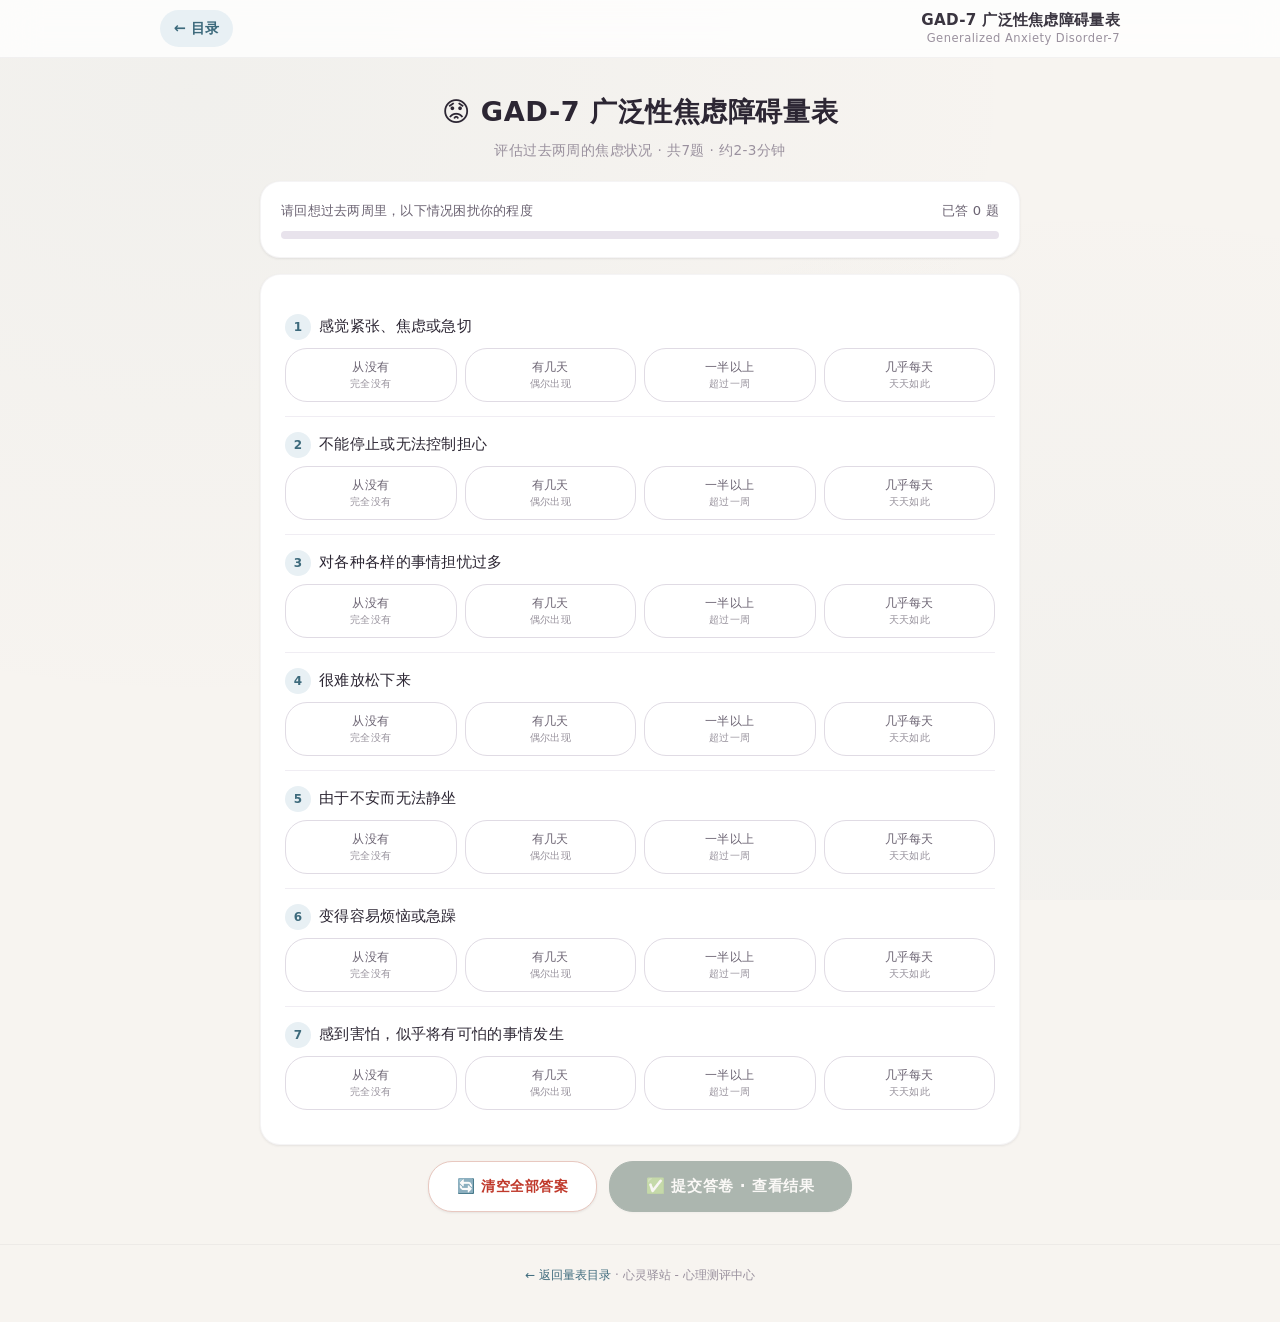
<file: gad7.html>
<!DOCTYPE html>
<html lang="zh-CN">
<head>
    <meta charset="UTF-8">
    <meta name="viewport" content="width=device-width, initial-scale=1.0">
    <title>GAD-7 广泛性焦虑障碍量表 - 心灵驿站</title>
    <link rel="stylesheet" href="common.css">
</head>
<body>
    <header class="top-bar">
        <div class="top-bar-inner">
            <a href="index.html" class="back-link" aria-label="返回量表目录">← 目录</a>
            <div class="scale-label">
                GAD-7 广泛性焦虑障碍量表
                <small>Generalized Anxiety Disorder-7</small>
            </div>
        </div>
    </header>

    <main class="container">
        <div class="page-header">
            <h1>😟 GAD-7 广泛性焦虑障碍量表</h1>
            <p class="subtitle">评估过去两周的焦虑状况 · 共7题 · 约2-3分钟</p>
        </div>

        <div class="progress-section" id="progressSection">
            <div class="progress-info">
                <span>请回想过去两周里，以下情况困扰你的程度</span>
                <span id="answeredCount">已答 0 题</span>
            </div>
            <div class="progress-bar-outer">
                <div class="progress-bar-inner" id="progressBar" style="width:0%;"></div>
            </div>
        </div>

        <div class="questions-card" id="questionsCard"></div>

        <div class="nav-buttons" id="navButtons">
            <button class="nav-btn clear-btn" id="btnClear">🔄 清空全部答案</button>
            <button class="nav-btn submit-btn" id="btnSubmit" disabled>✅ 提交答卷 · 查看结果</button>
        </div>

        <div class="results-section" id="resultsSection">
            <div class="results-header">
                <h2>📊 测评结果报告</h2>
                <span class="result-date" id="resultDate"></span>
            </div>
            <div class="result-summary" id="resultSummary"></div>
            <div id="resultLevelContainer"></div>
            <div id="crisisAlertContainer"></div>
            <div class="disclaimer">
                <span class="disclaimer-icon">⚠️</span>
                <span><strong>重要提醒：</strong>本量表为自我筛查工具，结果仅供自我参考，<strong>不能替代专业心理医生的诊断</strong>。如果你对结果感到担忧，请咨询专业医生或拨打心理援助热线 <strong>12320-5</strong>。</span>
            </div>
            <div style="text-align:center;margin-top:16px;">
                <button class="nav-btn" id="btnRetake">🔄 重新测评</button>
            </div>
        </div>
    </main>

    <div class="toast" id="toast"></div>

    <footer class="footer">
        <a href="index.html">← 返回量表目录</a> · 心灵驿站 - 心理测评中心
    </footer>

    <script src="common.js"></script>
    <script>
        (function() {
            var questions = [
                { id: 1, text: '感觉紧张、焦虑或急切' },
                { id: 2, text: '不能停止或无法控制担心' },
                { id: 3, text: '对各种各样的事情担忧过多' },
                { id: 4, text: '很难放松下来' },
                { id: 5, text: '由于不安而无法静坐' },
                { id: 6, text: '变得容易烦恼或急躁' },
                { id: 7, text: '感到害怕，似乎将有可怕的事情发生' }
            ];

            var options = [
                { value: 0, label: '从没有', short: '从没有', desc: '完全没有' },
                { value: 1, label: '有几天', short: '有几天', desc: '偶尔出现' },
                { value: 2, label: '一半以上天数', short: '一半以上', desc: '超过一周' },
                { value: 3, label: '几乎每天', short: '几乎每天', desc: '天天如此' }
            ];

            function calcLevel(score) {
                if (score >= 0 && score <= 4) return { text: '几乎没有焦虑', cls: 'none' };
                if (score >= 5 && score <= 9) return { text: '轻微焦虑', cls: 'mild' };
                if (score >= 10 && score <= 14) return { text: '中度焦虑', cls: 'moderate' };
                return { text: '重度焦虑', cls: 'severe' };
            }

            var engine = new ScaleEngine({
                questions: questions,
                options: options,
                storageKey: 'gad7_answers',
                scaleName: 'GAD-7 广泛性焦虑障碍量表',
                useValueAsScore: true,
                showReverseBadge: false,
                onSubmit: function(eng) {
                    var totalScore = 0;
                    eng.questions.forEach(function(q) {
                        totalScore += eng.answers[q.id];
                    });

                    var level = calcLevel(totalScore);
                    var warning = totalScore >= 5;

                    eng.resultSummary.innerHTML =
                        '<div class="result-stat ' + (warning ? 'warning' : '') + '">' +
                            '<div class="stat-val">' + totalScore + '</div>' +
                            '<div class="stat-lbl">总分 (0-21)</div>' +
                        '</div>';

                    eng.resultLevelContainer.innerHTML =
                        '<div class="result-level ' + level.cls + '">' + level.text + '</div>';

                    // 危机预警：总分≥15 或第7题得分≥2
                    var q7 = eng.answers[7] || 0;
                    var crisisHTML = '';
                    if (totalScore >= 15 || q7 >= 2) {
                        crisisHTML =
                            '<div class="crisis-alert">' +
                                '<span class="crisis-icon">⚠️</span>' +
                                '<div>' +
                                    '<strong>提醒：</strong>你的焦虑程度较高。如果这种状态已经显著影响日常生活，建议你寻求专业心理支持。<br>' +
                                    '📞 <strong>全国心理援助热线：12320-5</strong>　|　📞 <strong>北京心理危机干预中心：010-82951332</strong>' +
                                '</div>' +
                            '</div>';
                    }
                    eng.crisisAlertContainer.innerHTML = crisisHTML;

                    eng.lockAnswerArea();
                    eng.showResults();
                }
            });

            engine.init();
        })();
    </script>
</body>
</html>
</file>
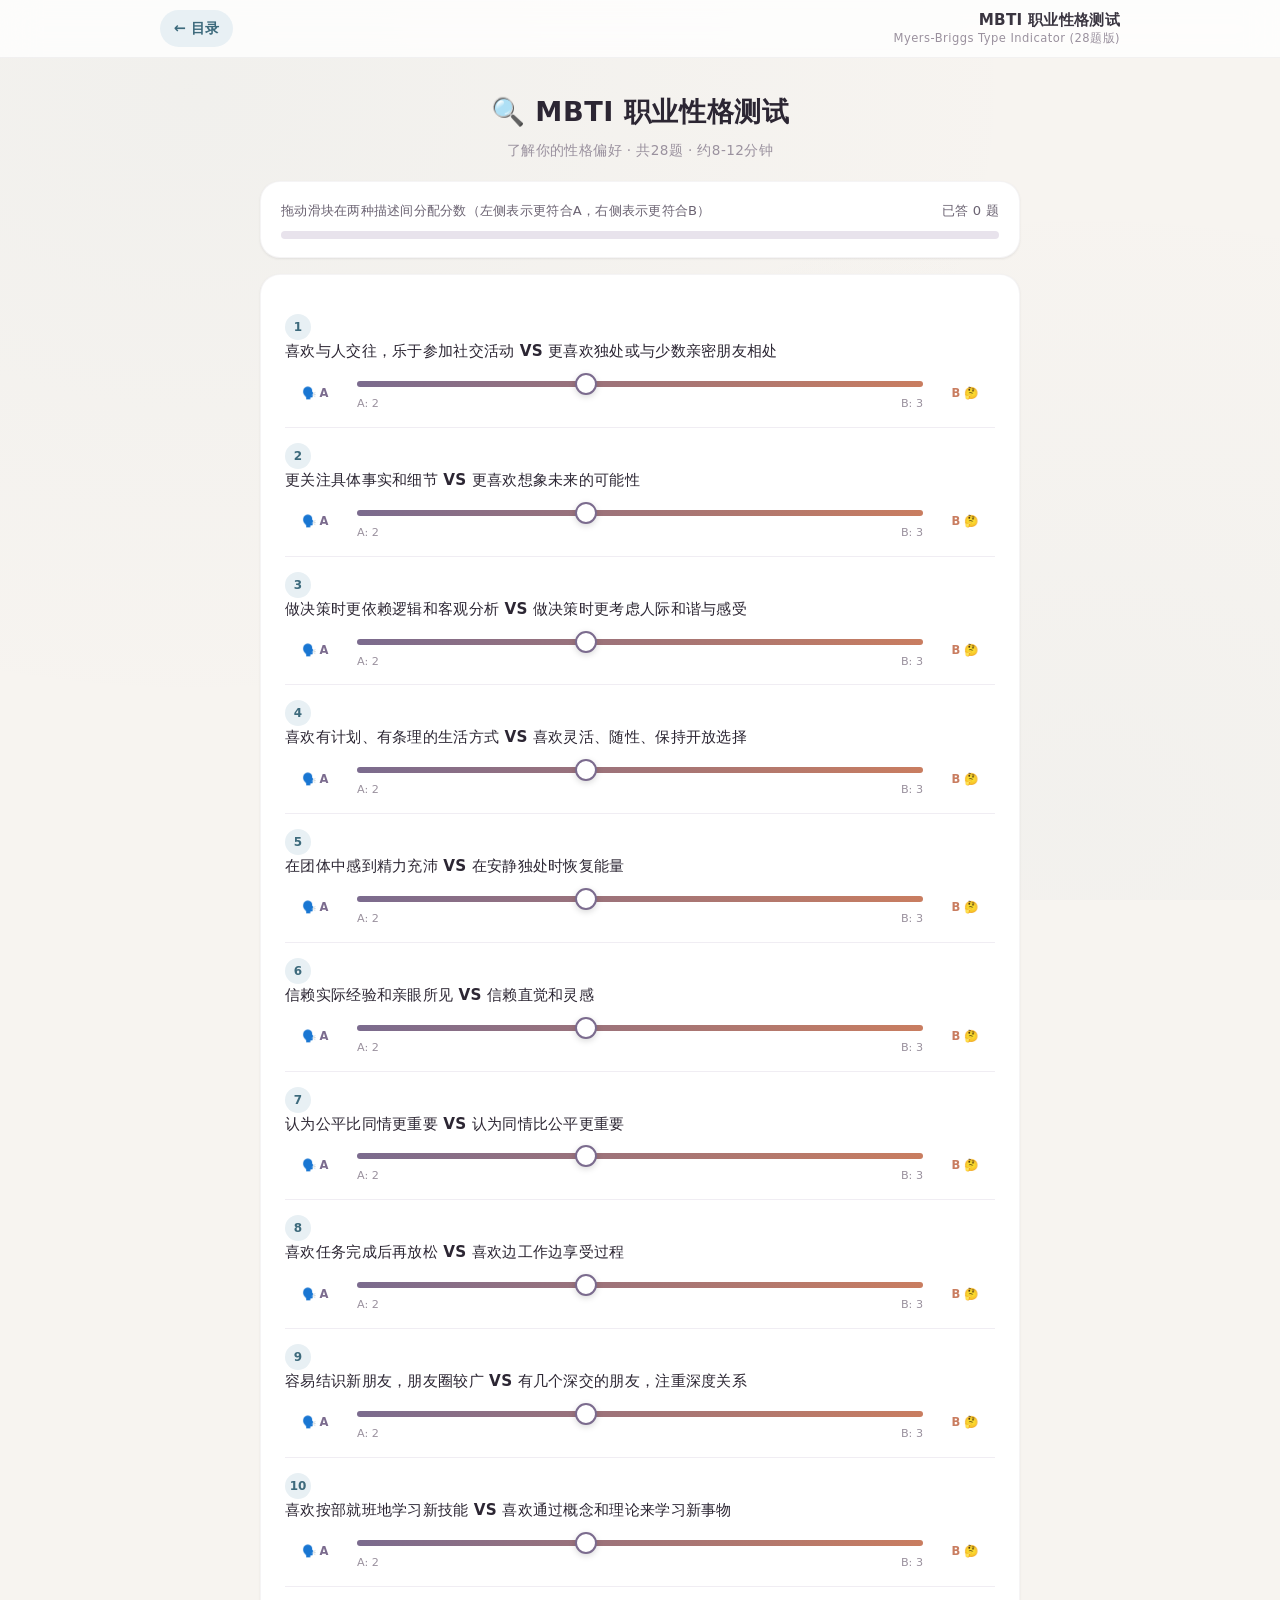
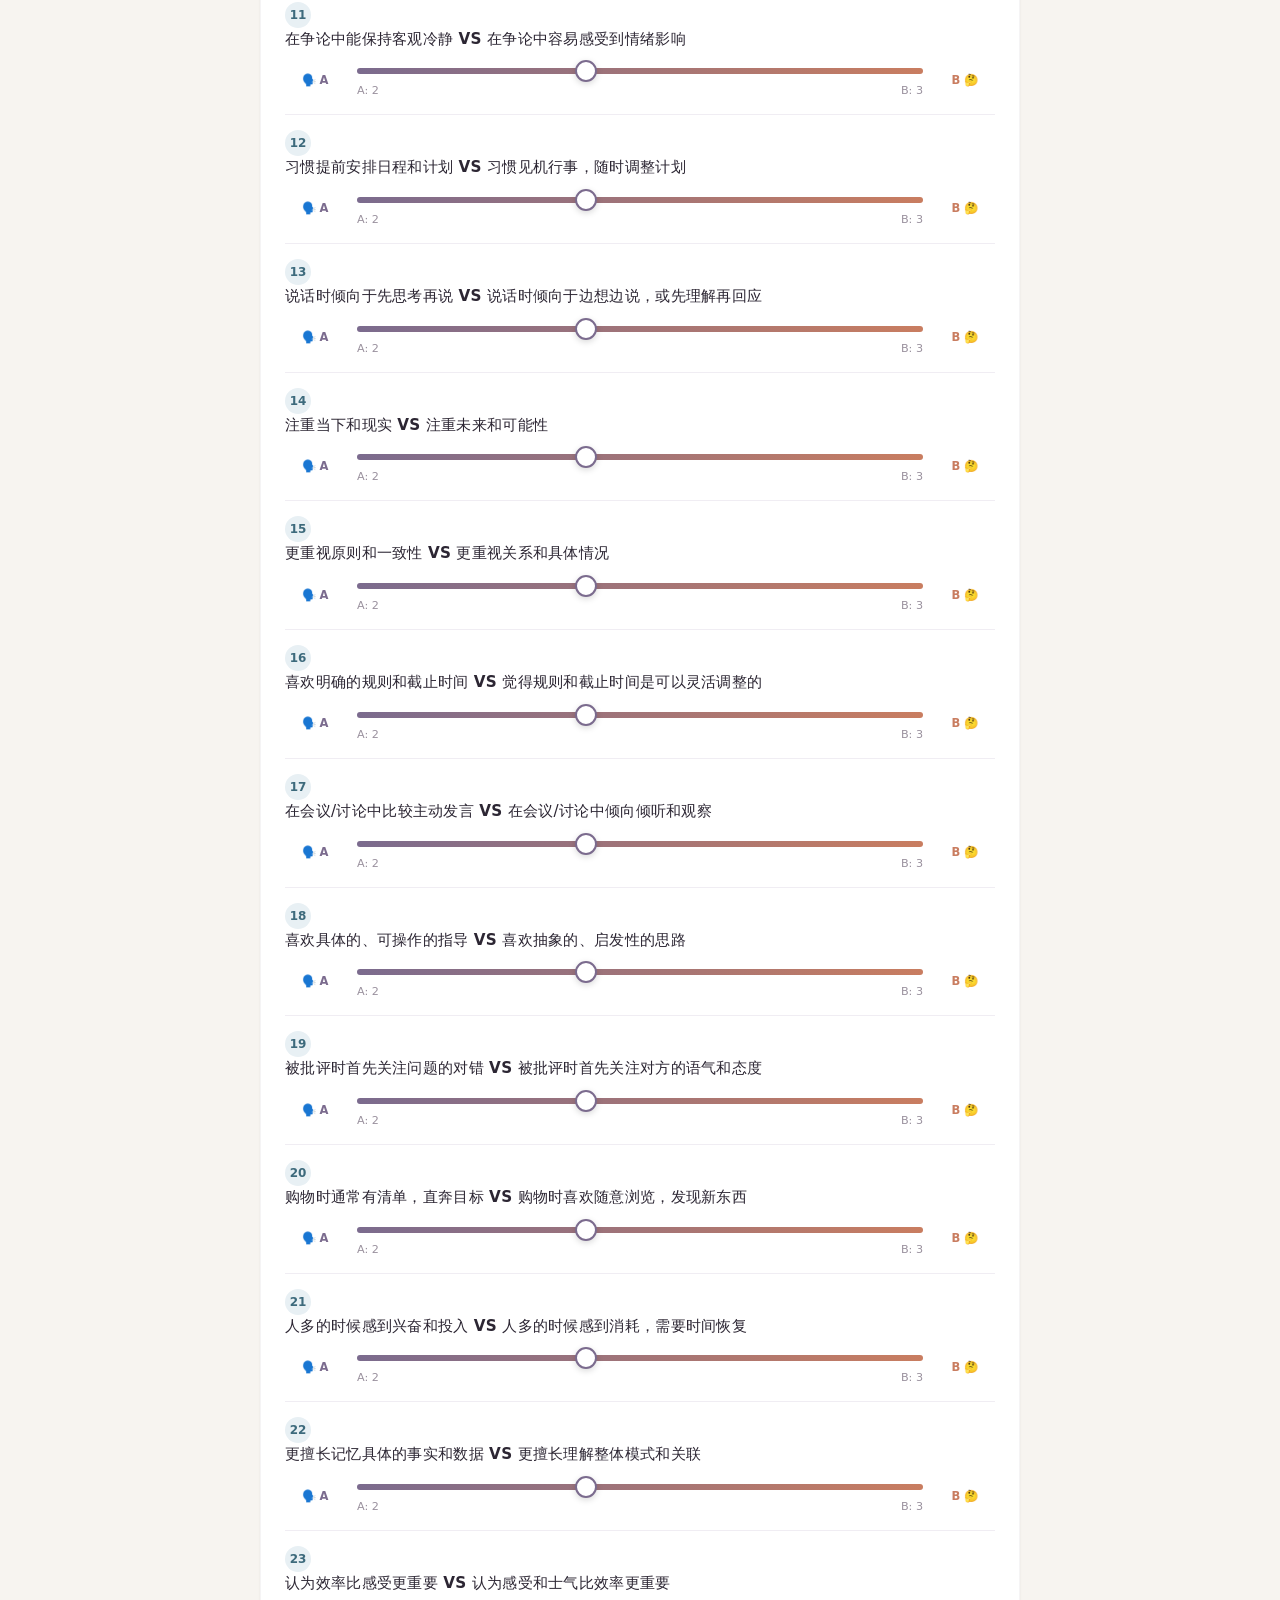
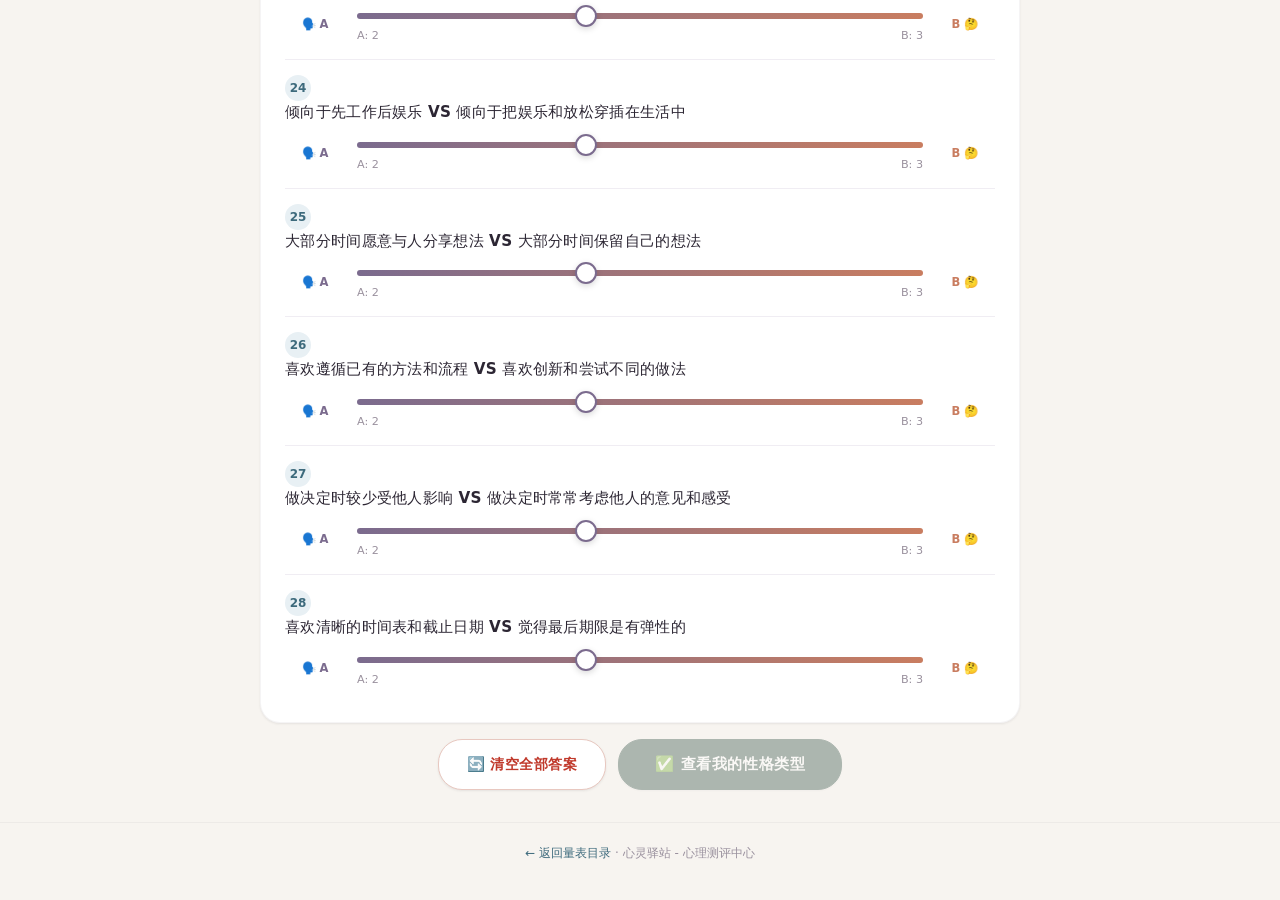
<file: mbti.html>
<!DOCTYPE html>
<html lang="zh-CN">
<head>
    <meta charset="UTF-8">
    <meta name="viewport" content="width=device-width, initial-scale=1.0">
    <title>MBTI 职业性格测试 - 心灵驿站</title>
    <link rel="stylesheet" href="common.css">
    <style>
        /* ===== MBTI 独有样式 ===== */
        .question-text { font-weight:500; font-size:0.95rem; color:#2c2633; display:block; margin-bottom:10px; letter-spacing:0.02em; }
        .slider-container { display:flex; align-items:center; gap:12px; margin-top:6px; }
        .slider-label { font-size:0.72rem; font-weight:600; color:var(--text-muted); min-width:60px; text-align:center; line-height:1.3; }
        .slider-label.left { color:var(--personality); }
        .slider-label.right { color:var(--accent); }
        .slider-wrapper { flex:1; display:flex; flex-direction:column; align-items:center; }
        input[type=range] { width:100%; -webkit-appearance:none; height:6px; border-radius:3px; background:linear-gradient(to right, #7b6b8e, #c97d60);
            outline:none; margin:8px 0; }
        input[type=range]::-webkit-slider-thumb { -webkit-appearance:none; width:22px; height:22px; border-radius:50%;
            background:#fff; border:2px solid #7b6b8e; cursor:pointer; box-shadow:0 2px 6px rgba(0,0,0,0.15); }
        .slider-scores { display:flex; justify-content:space-between; font-size:0.7rem; color:var(--text-muted); font-weight:500; width:100%; }
        .slider-value { font-weight:700; color:var(--text); font-size:0.8rem; margin-top:2px; }
        .type-badge { display:inline-block; font-size:2.5rem; font-weight:800; color:var(--personality); letter-spacing:0.05em;
            background:var(--personality-bg); padding:10px 30px; border-radius:var(--radius-lg); margin:12px 0; }
        .type-name { font-size:1rem; color:var(--text-secondary); margin-bottom:16px; }
        .dimension-bars { display:grid; grid-template-columns:repeat(auto-fit,minmax(200px,1fr)); gap:16px; margin-bottom:20px; }
        .dim-bar-label { display:flex; justify-content:space-between; font-size:0.75rem; font-weight:600; margin-bottom:4px; }
        .dim-bar-outer { height:8px; background:#e8e3ec; border-radius:10px; overflow:hidden; display:flex; }
        .dim-bar-left { height:100%; background:#7b6b8e; border-radius:10px 0 0 10px; transition:width 0.4s; }
        .dim-bar-right { height:100%; background:#c97d60; border-radius:0 10px 10px 0; transition:width 0.4s; }
        .type-desc { background:var(--personality-bg); border-radius:var(--radius); padding:16px; font-size:0.85rem;
            color:var(--text); line-height:1.7; border:1px solid var(--personality-tag); }
        @media (max-width:600px) {
            .slider-label { font-size:0.65rem; min-width:45px; }
            .type-badge { font-size:2rem; padding:8px 20px; }
        }
    </style>
</head>
<body>
    <header class="top-bar">
        <div class="top-bar-inner">
            <a href="index.html" class="back-link" aria-label="返回量表目录">← 目录</a>
            <div class="scale-label">
                MBTI 职业性格测试
                <small>Myers-Briggs Type Indicator (28题版)</small>
            </div>
        </div>
    </header>

    <main class="container">
        <div class="page-header">
            <h1>🔍 MBTI 职业性格测试</h1>
            <p class="subtitle">了解你的性格偏好 · 共28题 · 约8-12分钟</p>
        </div>

        <div class="progress-section" id="progressSection">
            <div class="progress-info">
                <span>拖动滑块在两种描述间分配分数（左侧表示更符合A，右侧表示更符合B）</span>
                <span id="answeredCount">已答 0 题</span>
            </div>
            <div class="progress-bar-outer">
                <div class="progress-bar-inner" id="progressBar" style="width:0%;"></div>
            </div>
        </div>

        <div class="questions-card" id="questionsCard"></div>

        <div class="nav-buttons" id="navButtons">
            <button class="nav-btn clear-btn" id="btnClear">🔄 清空全部答案</button>
            <button class="nav-btn submit-btn" id="btnSubmit" disabled>✅ 查看我的性格类型</button>
        </div>

        <div class="results-section" id="resultsSection">
            <div class="results-header">
                <h2>🧬 你的性格类型</h2>
                <span class="result-date" id="resultDate"></span>
            </div>
            <div style="text-align:center;">
                <div class="type-badge" id="typeCode"></div>
                <div class="type-name" id="typeName"></div>
            </div>
            <div class="dimension-bars" id="dimensionBars"></div>
            <div class="type-desc" id="typeDesc"></div>
            <div class="disclaimer">
                <span class="disclaimer-icon">⚠️</span>
                <span><strong>温馨提示：</strong>MBTI 仅为性格偏好参考工具，描述的是倾向而非能力。结果仅供个人发展和自我了解使用，<strong>不应用于职业决策的唯一依据</strong>。性格是复杂且动态的，请理性看待测试结果。</span>
            </div>
            <div style="text-align:center;margin-top:16px;">
                <button class="nav-btn" id="btnRetake">🔄 重新测评</button>
            </div>
        </div>
    </main>

    <div class="toast" id="toast"></div>

    <footer class="footer">
        <a href="index.html">← 返回量表目录</a> · 心灵驿站 - 心理测评中心
    </footer>

    <script>
        (function() {
            // MBTI 题目数据：28题，每题包含维度、正面选项A（对应维度正向）、选项B（反向）
            const questions = [
                { id:1, dim:'EI', dir:'E', A:'喜欢与人交往，乐于参加社交活动', B:'更喜欢独处或与少数亲密朋友相处' },
                { id:2, dim:'SN', dir:'S', A:'更关注具体事实和细节', B:'更喜欢想象未来的可能性' },
                { id:3, dim:'TF', dir:'T', A:'做决策时更依赖逻辑和客观分析', B:'做决策时更考虑人际和谐与感受' },
                { id:4, dim:'JP', dir:'J', A:'喜欢有计划、有条理的生活方式', B:'喜欢灵活、随性、保持开放选择' },
                { id:5, dim:'EI', dir:'E', A:'在团体中感到精力充沛', B:'在安静独处时恢复能量' },
                { id:6, dim:'SN', dir:'S', A:'信赖实际经验和亲眼所见', B:'信赖直觉和灵感' },
                { id:7, dim:'TF', dir:'T', A:'认为公平比同情更重要', B:'认为同情比公平更重要' },
                { id:8, dim:'JP', dir:'J', A:'喜欢任务完成后再放松', B:'喜欢边工作边享受过程' },
                { id:9, dim:'EI', dir:'E', A:'容易结识新朋友，朋友圈较广', B:'有几个深交的朋友，注重深度关系' },
                { id:10, dim:'SN', dir:'S', A:'喜欢按部就班地学习新技能', B:'喜欢通过概念和理论来学习新事物' },
                { id:11, dim:'TF', dir:'T', A:'在争论中能保持客观冷静', B:'在争论中容易感受到情绪影响' },
                { id:12, dim:'JP', dir:'J', A:'习惯提前安排日程和计划', B:'习惯见机行事，随时调整计划' },
                { id:13, dim:'EI', dir:'E', A:'说话时倾向于先思考再说', B:'说话时倾向于边想边说，或先理解再回应' },
                { id:14, dim:'SN', dir:'S', A:'注重当下和现实', B:'注重未来和可能性' },
                { id:15, dim:'TF', dir:'T', A:'更重视原则和一致性', B:'更重视关系和具体情况' },
                { id:16, dim:'JP', dir:'J', A:'喜欢明确的规则和截止时间', B:'觉得规则和截止时间是可以灵活调整的' },
                { id:17, dim:'EI', dir:'E', A:'在会议/讨论中比较主动发言', B:'在会议/讨论中倾向倾听和观察' },
                { id:18, dim:'SN', dir:'S', A:'喜欢具体的、可操作的指导', B:'喜欢抽象的、启发性的思路' },
                { id:19, dim:'TF', dir:'T', A:'被批评时首先关注问题的对错', B:'被批评时首先关注对方的语气和态度' },
                { id:20, dim:'JP', dir:'J', A:'购物时通常有清单，直奔目标', B:'购物时喜欢随意浏览，发现新东西' },
                { id:21, dim:'EI', dir:'E', A:'人多的时候感到兴奋和投入', B:'人多的时候感到消耗，需要时间恢复' },
                { id:22, dim:'SN', dir:'S', A:'更擅长记忆具体的事实和数据', B:'更擅长理解整体模式和关联' },
                { id:23, dim:'TF', dir:'T', A:'认为效率比感受更重要', B:'认为感受和士气比效率更重要' },
                { id:24, dim:'JP', dir:'J', A:'倾向于先工作后娱乐', B:'倾向于把娱乐和放松穿插在生活中' },
                { id:25, dim:'EI', dir:'E', A:'大部分时间愿意与人分享想法', B:'大部分时间保留自己的想法' },
                { id:26, dim:'SN', dir:'S', A:'喜欢遵循已有的方法和流程', B:'喜欢创新和尝试不同的做法' },
                { id:27, dim:'TF', dir:'T', A:'做决定时较少受他人影响', B:'做决定时常常考虑他人的意见和感受' },
                { id:28, dim:'JP', dir:'J', A:'喜欢清晰的时间表和截止日期', B:'觉得最后期限是有弹性的' },
            ];

            // 类型描述库
            const typeDescriptions = {
                'ISTJ': '安静、严肃，通过全面性和可靠性获得成功。实际，有责任感。逻辑性强，善于集中注意力完成工作。',
                'ISFJ': '安静、友好、有责任感和良知。坚定地致力于完成他们的义务。全面、勤勉、精确、忠诚、体贴。',
                'INFJ': '寻求思想、关系、物质等之间的意义和联系。希望了解什么能够激励人，对他人有较强的洞察力。有较强的价值观体系。',
                'INTJ': '在实现自己的想法和达成自己的目标时有创新的想法和非凡的动力。能很快洞察到外界事物间的规律并形成长期的远景计划。',
                'ISTP': '灵活、忍耐力强，是个安静的观察者直到有问题发生，就会马上行动，找到实用的解决方法。分析事物运作的原理。',
                'ISFP': '安静、友善、敏感和仁慈。喜欢有自己的空间，按照自己的时间表工作。对于自己的价值观和自己觉得重要的人非常忠诚。',
                'INFP': '理想主义者，对于自己的价值观和自己觉得重要的人非常忠诚。希望外部的生活和自己内心的价值观是统一的。好奇心重。',
                'INTP': '对任何感兴趣的事物，都要探索一个合理的解释。喜欢理论性的和抽象的事物，热衷于思考而不是社交活动。',
                'ESTP': '灵活、忍耐力强，实际，注重结果。觉得理论和抽象的解释非常无趣。喜欢积极地采取行动解决问题。',
                'ESFP': '外向、友善、接受性强。热爱生活、人类和物质上的享受。喜欢与别人共事。在工作中讲究常识和实用性。',
                'ENFP': '热情洋溢、富有想象力。认为人生有很多的可能性。能很快地将事情和信息联系起来，然后很自信地根据自己的判断解决问题。',
                'ENTP': '反应快、睿智，有激励别人的能力，警觉性强、直言不讳。在解决新的、具有挑战性的问题时机智而有策略。',
                'ESTJ': '实际、现实主义。果断，一旦下决心就会马上行动。善于将项目和人组织起来将事情完成，并尽可能用最有效率的方法得到结果。',
                'ESFJ': '热心肠、有责任心、合作。希望周边的环境温馨而和谐，并为此果断地执行。喜欢和他人一起精确并及时地完成任务。',
                'ENFJ': '热情、为他人着想、易感应、有责任心。非常注重他人的感情、需求和动机。善于发现他人的潜能，并希望能帮助他们实现。',
                'ENTJ': '坦诚、果断，有天生的领导能力。能很快看到公司/组织程序和政策中的不合理性和低效能性，发展并实施有效和全面的系统来解决问题。',
            };
            const typeNames = {
                'ISTJ':'检查员', 'ISFJ':'守护者', 'INFJ':'提倡者', 'INTJ':'建筑师',
                'ISTP':'鉴赏家', 'ISFP':'探险家', 'INFP':'调停者', 'INTP':'逻辑学家',
                'ESTP':'企业家', 'ESFP':'表演者', 'ENFP':'竞选者', 'ENTP':'辩论家',
                'ESTJ':'总经理', 'ESFJ':'执政官', 'ENFJ':'主人公', 'ENTJ':'指挥官'
            };

            // 状态：answers[questionId] = sliderValue (0-5)，代表A的得分
            let answers = {};
            const saved = localStorage.getItem('mbti_answers');
            if(saved) { try { const p=JSON.parse(saved); if(p&&typeof p==='object') answers=p; } catch(e) { answers={}; } }

            const questionsCard = document.getElementById('questionsCard');
            const progressBar = document.getElementById('progressBar');
            const answeredCountEl = document.getElementById('answeredCount');
            const btnSubmit = document.getElementById('btnSubmit');
            const btnClear = document.getElementById('btnClear');
            const navButtons = document.getElementById('navButtons');
            const resultsSection = document.getElementById('resultsSection');
            const resultDate = document.getElementById('resultDate');
            const typeCode = document.getElementById('typeCode');
            const typeName = document.getElementById('typeName');
            const dimensionBars = document.getElementById('dimensionBars');
            const typeDesc = document.getElementById('typeDesc');
            const btnRetake = document.getElementById('btnRetake');
            const toast = document.getElementById('toast');
            const progressSection = document.getElementById('progressSection');

            let toastTimer;
            function showToast(msg) {
                clearTimeout(toastTimer);
                toast.textContent = msg;
                toast.classList.add('show');
                toastTimer = setTimeout(() => toast.classList.remove('show'), 2000);
            }

            function saveAnswers() { localStorage.setItem('mbti_answers', JSON.stringify(answers)); }

            function renderQuestions() {
                let html = '';
                questions.forEach(q => {
                    const sliderVal = answers[q.id] !== undefined ? answers[q.id] : 2;
                    const isAnswered = answers[q.id] !== undefined;
                    const answeredClass = isAnswered ? ' answered' : '';
                    const aScore = sliderVal;
                    const bScore = 5 - aScore;
                    html += `<div class="question-item${answeredClass}">`;
                    html += `<span class="question-num">${q.id}</span><span class="question-text">${q.A} <strong>VS</strong> ${q.B}</span>`;
                    html += `<div class="slider-container">
                                <span class="slider-label left">🗣️ A</span>
                                <div class="slider-wrapper">
                                    <input type="range" min="0" max="5" value="${sliderVal}" step="1" data-qid="${q.id}" class="mbti-slider">
                                    <div class="slider-scores"><span>A: ${aScore}</span><span>B: ${bScore}</span></div>
                                </div>
                                <span class="slider-label right">B 🤔</span>
                            </div>`;
                    html += `</div>`;
                });
                questionsCard.innerHTML = html;

                // 绑定滑块事件
                questionsCard.querySelectorAll('.mbti-slider').forEach(slider => {
                    slider.addEventListener('input', function() {
                        const qid = parseInt(this.getAttribute('data-qid'));
                        const val = parseInt(this.value);
                        answers[qid] = val;
                        saveAnswers();
                        const questionItem = this.closest('.question-item');
                        const scoresDiv = questionItem.querySelector('.slider-scores');
                        scoresDiv.innerHTML = `<span>A: ${val}</span><span>B: ${5-val}</span>`;
                        if (answers[qid] !== undefined) questionItem.classList.add('answered');
                        updateProgress();
                    });
                });
                updateProgress();
            }

            function updateProgress() {
                const total = questions.length;
                const answered = Object.keys(answers).length;
                const pct = Math.round((answered/total)*100);
                progressBar.style.width = pct + '%';
                answeredCountEl.textContent = `已答 ${answered} 题`;
                btnSubmit.disabled = answered < total;
            }

            function clearAll() {
                if(Object.keys(answers).length === 0) { showToast('暂无已选答案'); return; }
                if(confirm('确定清空全部答案吗？')) {
                    answers = {};
                    saveAnswers();
                    renderQuestions();
                    updateProgress();
                    showToast('已清空全部答案');
                }
            }

            function calcResults() {
                const dimScores = { E:0, I:0, S:0, N:0, T:0, F:0, J:0, P:0 };
                questions.forEach(q => {
                    const aScore = answers[q.id];
                    const bScore = 5 - aScore;
                    if(q.dir === 'E' || q.dir === 'I') {
                        if(q.dir === 'E') { dimScores.E += aScore; dimScores.I += bScore; }
                        else { dimScores.I += aScore; dimScores.E += bScore; }
                    } else if(q.dir === 'S' || q.dir === 'N') {
                        if(q.dir === 'S') { dimScores.S += aScore; dimScores.N += bScore; }
                        else { dimScores.N += aScore; dimScores.S += bScore; }
                    } else if(q.dir === 'T' || q.dir === 'F') {
                        if(q.dir === 'T') { dimScores.T += aScore; dimScores.F += bScore; }
                        else { dimScores.F += aScore; dimScores.T += bScore; }
                    } else if(q.dir === 'J' || q.dir === 'P') {
                        if(q.dir === 'J') { dimScores.J += aScore; dimScores.P += bScore; }
                        else { dimScores.P += aScore; dimScores.J += bScore; }
                    }
                });
                const type = (dimScores.E >= dimScores.I ? 'E' : 'I') +
                             (dimScores.S >= dimScores.N ? 'S' : 'N') +
                             (dimScores.T >= dimScores.F ? 'T' : 'F') +
                             (dimScores.J >= dimScores.P ? 'J' : 'P');
                return { dimScores, type };
            }

            function submitAndShow() {
                const total = questions.length;
                const answered = Object.keys(answers).length;
                if(answered < total) { showToast(`还有 ${total-answered} 题未回答`); return; }

                const { dimScores, type } = calcResults();

                resultsSection.classList.add('visible');
                resultDate.textContent = `测评时间：${new Date().toLocaleString('zh-CN')}`;
                typeCode.textContent = type;
                typeName.textContent = typeNames[type] || '';

                const dimPairs = [['E','I'], ['S','N'], ['T','F'], ['J','P']];
                const dimLabels = {
                    'E':'外向 (E)', 'I':'内向 (I)', 'S':'实感 (S)', 'N':'直觉 (N)',
                    'T':'思考 (T)', 'F':'情感 (F)', 'J':'判断 (J)', 'P':'知觉 (P)'
                };
                let barHTML = '';
                dimPairs.forEach(pair => {
                    const left = pair[0], right = pair[1];
                    const leftScore = dimScores[left], rightScore = dimScores[right];
                    const totalScore = leftScore + rightScore;
                    const leftPct = Math.round((leftScore / totalScore)*100) || 50;
                    const rightPct = 100 - leftPct;
                    barHTML += `<div class="dim-bar-item">
                                    <div class="dim-bar-label"><span>${dimLabels[left]}</span><span>${dimLabels[right]}</span></div>
                                    <div class="dim-bar-outer">
                                        <div class="dim-bar-left" style="width:${leftPct}%;"></div>
                                        <div class="dim-bar-right" style="width:${rightPct}%;"></div>
                                    </div>
                                    <div style="font-size:0.7rem;display:flex;justify-content:space-between;color:var(--text-muted);">
                                        <span>${leftScore}分</span><span>${rightScore}分</span>
                                    </div>
                                </div>`;
                });
                dimensionBars.innerHTML = barHTML;
                typeDesc.textContent = typeDescriptions[type] || '独特的性格组合。';

                // 锁定作答区
                progressSection.style.opacity = '0.5';
                questionsCard.style.opacity = '0.5';
                navButtons.style.opacity = '0.5';
                questionsCard.style.pointerEvents = 'none';
                navButtons.style.pointerEvents = 'none';

                saveAnswers();
                resultsSection.scrollIntoView({ behavior:'smooth', block:'start' });
                window.scrollBy(0, -60);
            }

            function retakeTest() {
                if(confirm('确定要清除所有答案并重新测评吗？')) {
                    answers = {};
                    localStorage.removeItem('mbti_answers');
                    resultsSection.classList.remove('visible');
                    progressSection.style.opacity = '1';
                    questionsCard.style.opacity = '1';
                    navButtons.style.opacity = '1';
                    questionsCard.style.pointerEvents = 'auto';
                    navButtons.style.pointerEvents = 'auto';
                    renderQuestions();
                    updateProgress();
                    window.scrollTo({ top:0, behavior:'smooth' });
                }
            }

            btnClear.addEventListener('click', clearAll);
            btnSubmit.addEventListener('click', submitAndShow);
            btnRetake.addEventListener('click', retakeTest);

            renderQuestions();
            updateProgress();

            console.log('🔍 MBTI 职业性格测试已就绪 · 28题 · 滑动分配分数');
        })();
    </script>
</body>
</html>
</file>
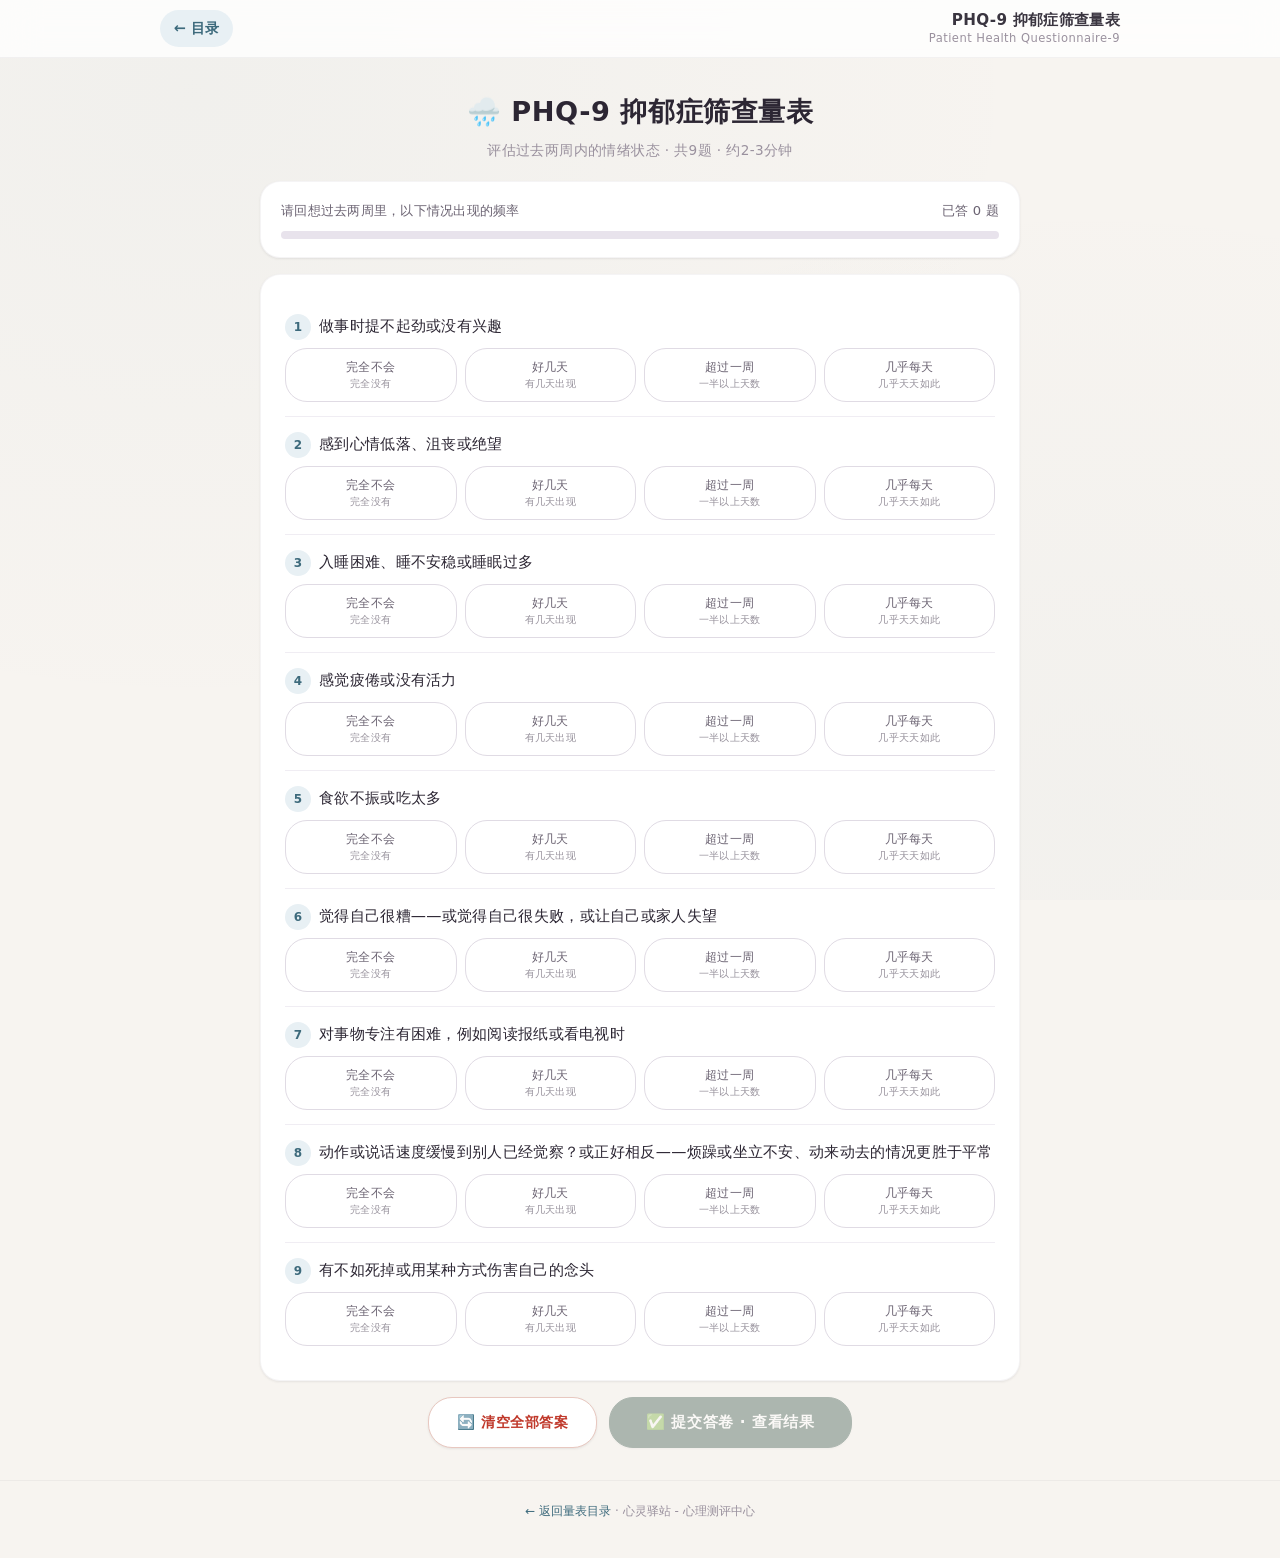
<file: phq9.html>
<!DOCTYPE html>
<html lang="zh-CN">
<head>
    <meta charset="UTF-8">
    <meta name="viewport" content="width=device-width, initial-scale=1.0">
    <title>PHQ-9 抑郁症筛查量表 - 心灵驿站</title>
    <link rel="stylesheet" href="common.css">
</head>
<body>
    <header class="top-bar">
        <div class="top-bar-inner">
            <a href="index.html" class="back-link" aria-label="返回量表目录">← 目录</a>
            <div class="scale-label">
                PHQ-9 抑郁症筛查量表
                <small>Patient Health Questionnaire-9</small>
            </div>
        </div>
    </header>

    <main class="container">
        <div class="page-header">
            <h1>🌧️ PHQ-9 抑郁症筛查量表</h1>
            <p class="subtitle">评估过去两周内的情绪状态 · 共9题 · 约2-3分钟</p>
        </div>

        <div class="progress-section" id="progressSection">
            <div class="progress-info">
                <span>请回想过去两周里，以下情况出现的频率</span>
                <span id="answeredCount">已答 0 题</span>
            </div>
            <div class="progress-bar-outer">
                <div class="progress-bar-inner" id="progressBar" style="width:0%;"></div>
            </div>
        </div>

        <div class="questions-card" id="questionsCard"></div>

        <div class="nav-buttons" id="navButtons">
            <button class="nav-btn clear-btn" id="btnClear">🔄 清空全部答案</button>
            <button class="nav-btn submit-btn" id="btnSubmit" disabled>✅ 提交答卷 · 查看结果</button>
        </div>

        <div class="results-section" id="resultsSection">
            <div class="results-header">
                <h2>📊 测评结果报告</h2>
                <span class="result-date" id="resultDate"></span>
            </div>
            <div class="result-summary" id="resultSummary"></div>
            <div id="resultLevelContainer"></div>
            <div id="crisisAlertContainer"></div>
            <div class="disclaimer">
                <span class="disclaimer-icon">⚠️</span>
                <span><strong>重要提醒：</strong>本量表为国际通用的抑郁症状筛查工具，结果仅供自我参考，<strong>不能替代专业心理医生的诊断</strong>。如果你对结果感到担忧，请咨询专业医生或拨打心理援助热线 <strong>12320-5</strong>。</span>
            </div>
            <div style="text-align:center;margin-top:16px;">
                <button class="nav-btn" id="btnRetake">🔄 重新测评</button>
            </div>
        </div>
    </main>

    <div class="toast" id="toast"></div>

    <footer class="footer">
        <a href="index.html">← 返回量表目录</a> · 心灵驿站 - 心理测评中心
    </footer>

    <script src="common.js"></script>
    <script>
        (function() {
            var questions = [
                { id: 1, text: '做事时提不起劲或没有兴趣' },
                { id: 2, text: '感到心情低落、沮丧或绝望' },
                { id: 3, text: '入睡困难、睡不安稳或睡眠过多' },
                { id: 4, text: '感觉疲倦或没有活力' },
                { id: 5, text: '食欲不振或吃太多' },
                { id: 6, text: '觉得自己很糟——或觉得自己很失败，或让自己或家人失望' },
                { id: 7, text: '对事物专注有困难，例如阅读报纸或看电视时' },
                { id: 8, text: '动作或说话速度缓慢到别人已经觉察？或正好相反——烦躁或坐立不安、动来动去的情况更胜于平常' },
                { id: 9, text: '有不如死掉或用某种方式伤害自己的念头' }
            ];

            var options = [
                { value: 0, label: '完全不会', short: '完全不会', desc: '完全没有' },
                { value: 1, label: '好几天', short: '好几天', desc: '有几天出现' },
                { value: 2, label: '超过一周', short: '超过一周', desc: '一半以上天数' },
                { value: 3, label: '几乎每天', short: '几乎每天', desc: '几乎天天如此' }
            ];

            function calcLevel(totalScore) {
                if (totalScore >= 0 && totalScore <= 4) return { text: '没有抑郁', cls: 'none' };
                if (totalScore >= 5 && totalScore <= 9) return { text: '轻度抑郁', cls: 'mild' };
                if (totalScore >= 10 && totalScore <= 14) return { text: '中度抑郁', cls: 'moderate' };
                if (totalScore >= 15 && totalScore <= 19) return { text: '中重度抑郁', cls: 'moderate-severe' };
                return { text: '重度抑郁', cls: 'severe' };
            }

            var engine = new ScaleEngine({
                questions: questions,
                options: options,
                storageKey: 'phq9_answers',
                scaleName: 'PHQ-9 抑郁症筛查量表',
                useValueAsScore: true,
                showReverseBadge: false,
                onSubmit: function(eng) {
                    var totalScore = 0;
                    eng.questions.forEach(function(q) {
                        totalScore += eng.answers[q.id];
                    });

                    var level = calcLevel(totalScore);
                    var warning = totalScore >= 5;

                    eng.resultSummary.innerHTML =
                        '<div class="result-stat ' + (warning ? 'warning' : '') + '">' +
                            '<div class="stat-val">' + totalScore + '</div>' +
                            '<div class="stat-lbl">总分 (0-27)</div>' +
                        '</div>' +
                        '<div class="result-stat">' +
                            '<div class="stat-val">' + Object.keys(eng.answers).length + '</div>' +
                            '<div class="stat-lbl">完成题目</div>' +
                        '</div>';

                    eng.resultLevelContainer.innerHTML =
                        '<div class="result-level ' + level.cls + '">' + level.text + '</div>';

                    // 危机预警：第9题得分>=1
                    var q9 = eng.answers[9] || 0;
                    var crisisHTML = '';
                    if (q9 >= 1) {
                        crisisHTML =
                            '<div class="crisis-alert">' +
                                '<span class="crisis-icon">🆘</span>' +
                                '<div>' +
                                    '<strong>重要提醒：</strong>你提到有伤害自己的念头。请务必重视，这可能是抑郁的严重信号。' +
                                    '我们强烈建议你立即与信任的人交流，或联系专业心理援助。<br>' +
                                    '📞 <strong>全国心理援助热线：12320-5</strong>　|　📞 <strong>北京心理危机干预中心：010-82951332</strong><br>' +
                                    '你并不孤单，及时的帮助可以带来改变。' +
                                '</div>' +
                            '</div>';
                    }
                    eng.crisisAlertContainer.innerHTML = crisisHTML;

                    eng.lockAnswerArea();
                    eng.showResults();
                }
            });

            engine.init();
        })();
    </script>
</body>
</html>
</file>
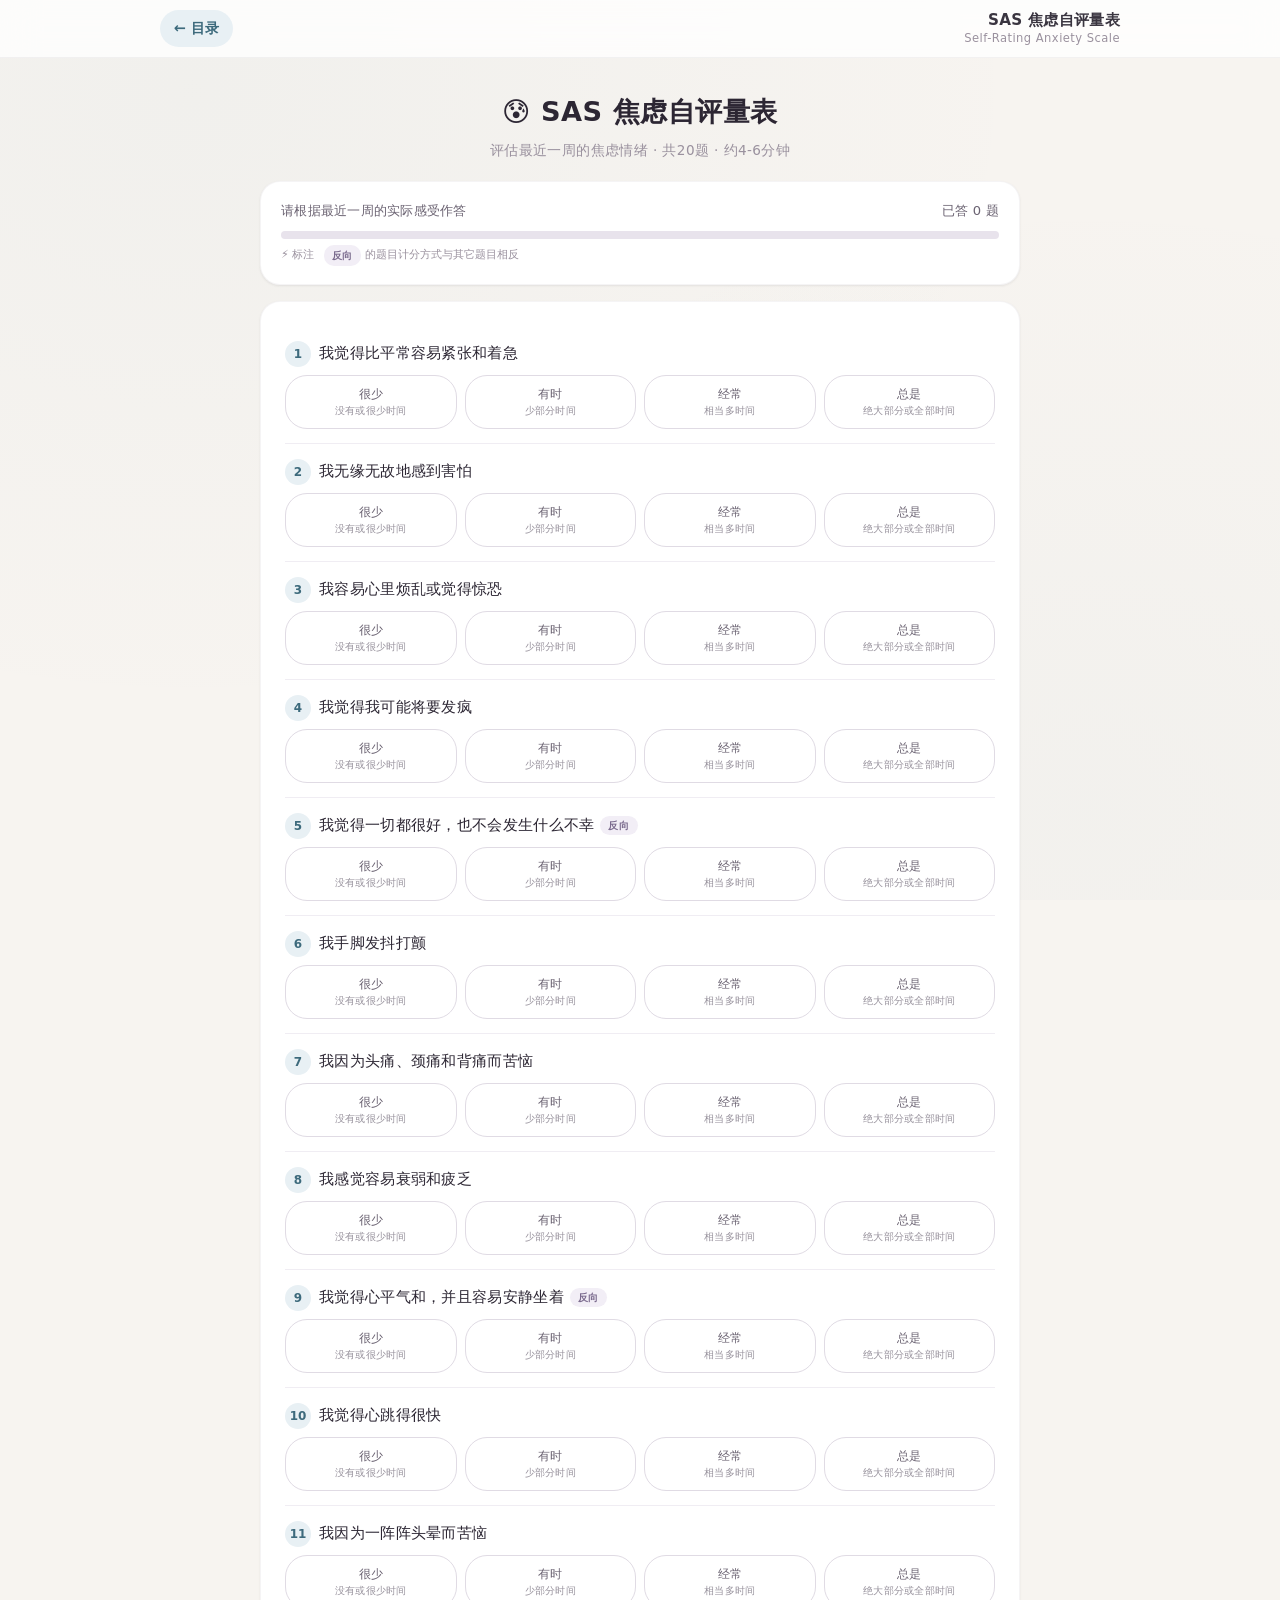
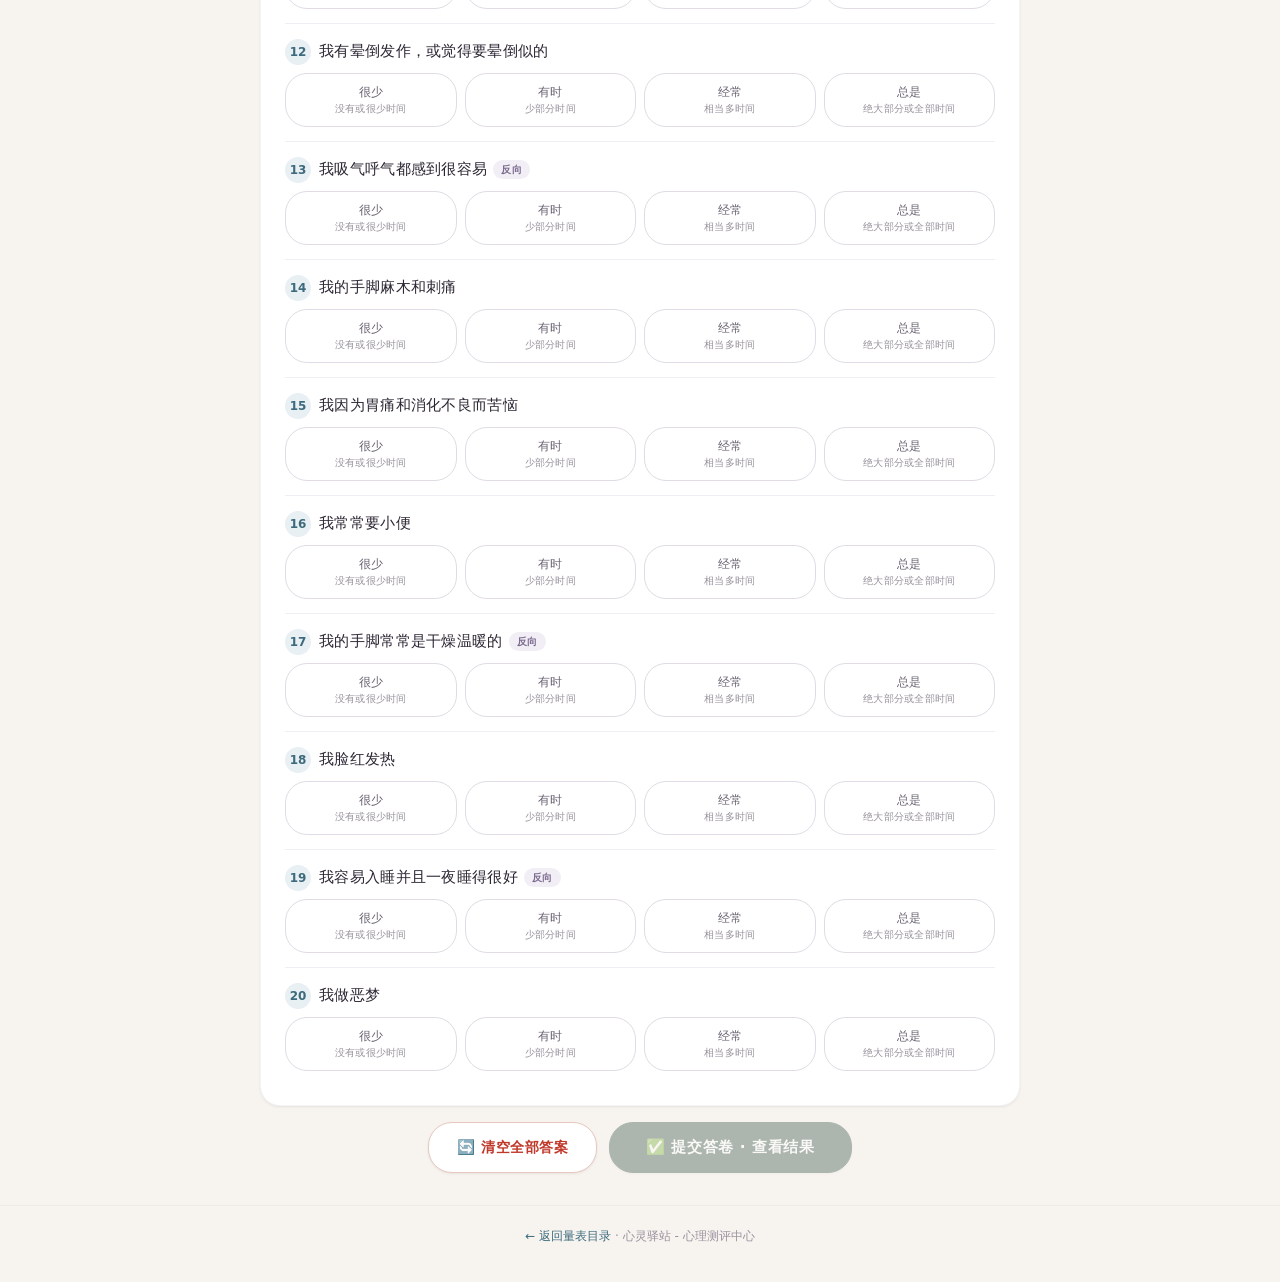
<file: sas.html>
<!DOCTYPE html>
<html lang="zh-CN">
<head>
    <meta charset="UTF-8">
    <meta name="viewport" content="width=device-width, initial-scale=1.0">
    <title>SAS 焦虑自评量表 - 心灵驿站</title>
    <link rel="stylesheet" href="common.css">
    <style>
        /* SAS 独有样式 */
        .progress-section .reverse-hint {
            font-size: 0.7rem;
            color: var(--text-muted);
            margin-top: 6px;
        }
    </style>
</head>
<body>
    <header class="top-bar">
        <div class="top-bar-inner">
            <a href="index.html" class="back-link" aria-label="返回量表目录">← 目录</a>
            <div class="scale-label">
                SAS 焦虑自评量表
                <small>Self-Rating Anxiety Scale</small>
            </div>
        </div>
    </header>

    <main class="container">
        <div class="page-header">
            <h1>😰 SAS 焦虑自评量表</h1>
            <p class="subtitle">评估最近一周的焦虑情绪 · 共20题 · 约4-6分钟</p>
        </div>

        <div class="progress-section" id="progressSection">
            <div class="progress-info">
                <span>请根据最近一周的实际感受作答</span>
                <span id="answeredCount">已答 0 题</span>
            </div>
            <div class="progress-bar-outer">
                <div class="progress-bar-inner" id="progressBar" style="width:0%;"></div>
            </div>
            <div class="reverse-hint">
                ⚡ 标注 <span class="reverse-badge">反向</span> 的题目计分方式与其它题目相反
            </div>
        </div>

        <div class="questions-card" id="questionsCard"></div>

        <div class="nav-buttons" id="navButtons">
            <button class="nav-btn clear-btn" id="btnClear">🔄 清空全部答案</button>
            <button class="nav-btn submit-btn" id="btnSubmit" disabled>✅ 提交答卷 · 查看结果</button>
        </div>

        <div class="results-section" id="resultsSection">
            <div class="results-header">
                <h2>📊 测评结果报告</h2>
                <span class="result-date" id="resultDate"></span>
            </div>
            <div class="result-summary" id="resultSummary"></div>
            <div id="resultLevelContainer"></div>
            <div id="crisisAlertContainer"></div>
            <div class="disclaimer">
                <span class="disclaimer-icon">⚠️</span>
                <span><strong>重要提醒：</strong>本量表为自我筛查工具，结果仅供自我参考，<strong>不能替代专业心理医生的诊断</strong>。如果你感到持续的紧张不安，请咨询专业医生或拨打心理援助热线 <strong>12320-5</strong>。</span>
            </div>
            <div style="text-align:center;margin-top:16px;">
                <button class="nav-btn" id="btnRetake">🔄 重新测评</button>
            </div>
        </div>
    </main>

    <div class="toast" id="toast"></div>

    <footer class="footer">
        <a href="index.html">← 返回量表目录</a> · 心灵驿站 - 心理测评中心
    </footer>

    <script src="common.js"></script>
    <script>
        (function() {
            var questions = [
                { id: 1,  text: '我觉得比平常容易紧张和着急', reversed: false },
                { id: 2,  text: '我无缘无故地感到害怕', reversed: false },
                { id: 3,  text: '我容易心里烦乱或觉得惊恐', reversed: false },
                { id: 4,  text: '我觉得我可能将要发疯', reversed: false },
                { id: 5,  text: '我觉得一切都很好，也不会发生什么不幸', reversed: true },
                { id: 6,  text: '我手脚发抖打颤', reversed: false },
                { id: 7,  text: '我因为头痛、颈痛和背痛而苦恼', reversed: false },
                { id: 8,  text: '我感觉容易衰弱和疲乏', reversed: false },
                { id: 9,  text: '我觉得心平气和，并且容易安静坐着', reversed: true },
                { id: 10, text: '我觉得心跳得很快', reversed: false },
                { id: 11, text: '我因为一阵阵头晕而苦恼', reversed: false },
                { id: 12, text: '我有晕倒发作，或觉得要晕倒似的', reversed: false },
                { id: 13, text: '我吸气呼气都感到很容易', reversed: true },
                { id: 14, text: '我的手脚麻木和刺痛', reversed: false },
                { id: 15, text: '我因为胃痛和消化不良而苦恼', reversed: false },
                { id: 16, text: '我常常要小便', reversed: false },
                { id: 17, text: '我的手脚常常是干燥温暖的', reversed: true },
                { id: 18, text: '我脸红发热', reversed: false },
                { id: 19, text: '我容易入睡并且一夜睡得很好', reversed: true },
                { id: 20, text: '我做恶梦', reversed: false }
            ];

            var options = [
                { label: '没有或很少时间', short: '很少', scoreForward: 1 },
                { label: '少部分时间', short: '有时', scoreForward: 2 },
                { label: '相当多时间', short: '经常', scoreForward: 3 },
                { label: '绝大部分或全部时间', short: '总是', scoreForward: 4 }
            ];

            var engine = new ScaleEngine({
                questions: questions,
                options: options,
                storageKey: 'sas_answers',
                scaleName: 'SAS 焦虑自评量表',
                onSubmit: function(eng) {
                    var rawScore = 0;
                    eng.questions.forEach(function(q) {
                        rawScore += eng.getScore(q, eng.answers[q.id]);
                    });
                    var standardScore = Math.round(rawScore * 1.25);

                    var levelText, levelClass;
                    if (standardScore < 50) {
                        levelText = '正常范围';
                        levelClass = 'normal';
                    } else if (standardScore <= 59) {
                        levelText = '轻度焦虑';
                        levelClass = 'mild';
                    } else if (standardScore <= 69) {
                        levelText = '中度焦虑';
                        levelClass = 'moderate';
                    } else {
                        levelText = '重度焦虑';
                        levelClass = 'severe';
                    }

                    var warning = standardScore >= 50;
                    eng.resultSummary.innerHTML =
                        '<div class="result-stat ' + (warning ? 'warning' : '') + '">' +
                            '<div class="stat-val">' + rawScore + '</div>' +
                            '<div class="stat-lbl">原始总分 (20-80)</div>' +
                        '</div>' +
                        '<div class="result-stat ' + (warning ? 'warning' : '') + '">' +
                            '<div class="stat-val">' + standardScore + '</div>' +
                            '<div class="stat-lbl">标准分 (原始分×1.25)</div>' +
                        '</div>';

                    eng.resultLevelContainer.innerHTML =
                        '<div class="result-level ' + levelClass + '">' + levelText + '</div>';

                    // 危机预警：第4题（可能发疯）或第12题（晕倒）得分较高
                    var q4 = eng.answers[4] || 0;
                    var q12 = eng.answers[12] || 0;
                    var crisisHTML = '';
                    if (q4 >= 3 || q12 >= 3) {
                        crisisHTML =
                            '<div class="crisis-alert">' +
                                '<span class="crisis-icon">⚠️</span>' +
                                '<div>' +
                                    '<strong>请留意：</strong>你在"害怕发疯"或"晕倒感"相关题目上得分较高，这可能是焦虑的常见表现。建议你关注自己的情绪状态，若症状持续并影响生活，请寻求专业帮助。<br>' +
                                    '📞 <strong>全国心理援助热线：12320-5</strong>' +
                                '</div>' +
                            '</div>';
                    }
                    eng.crisisAlertContainer.innerHTML = crisisHTML;

                    eng.lockAnswerArea();
                    eng.showResults();
                }
            });

            engine.init();
        })();
    </script>
</body>
</html>
</file>
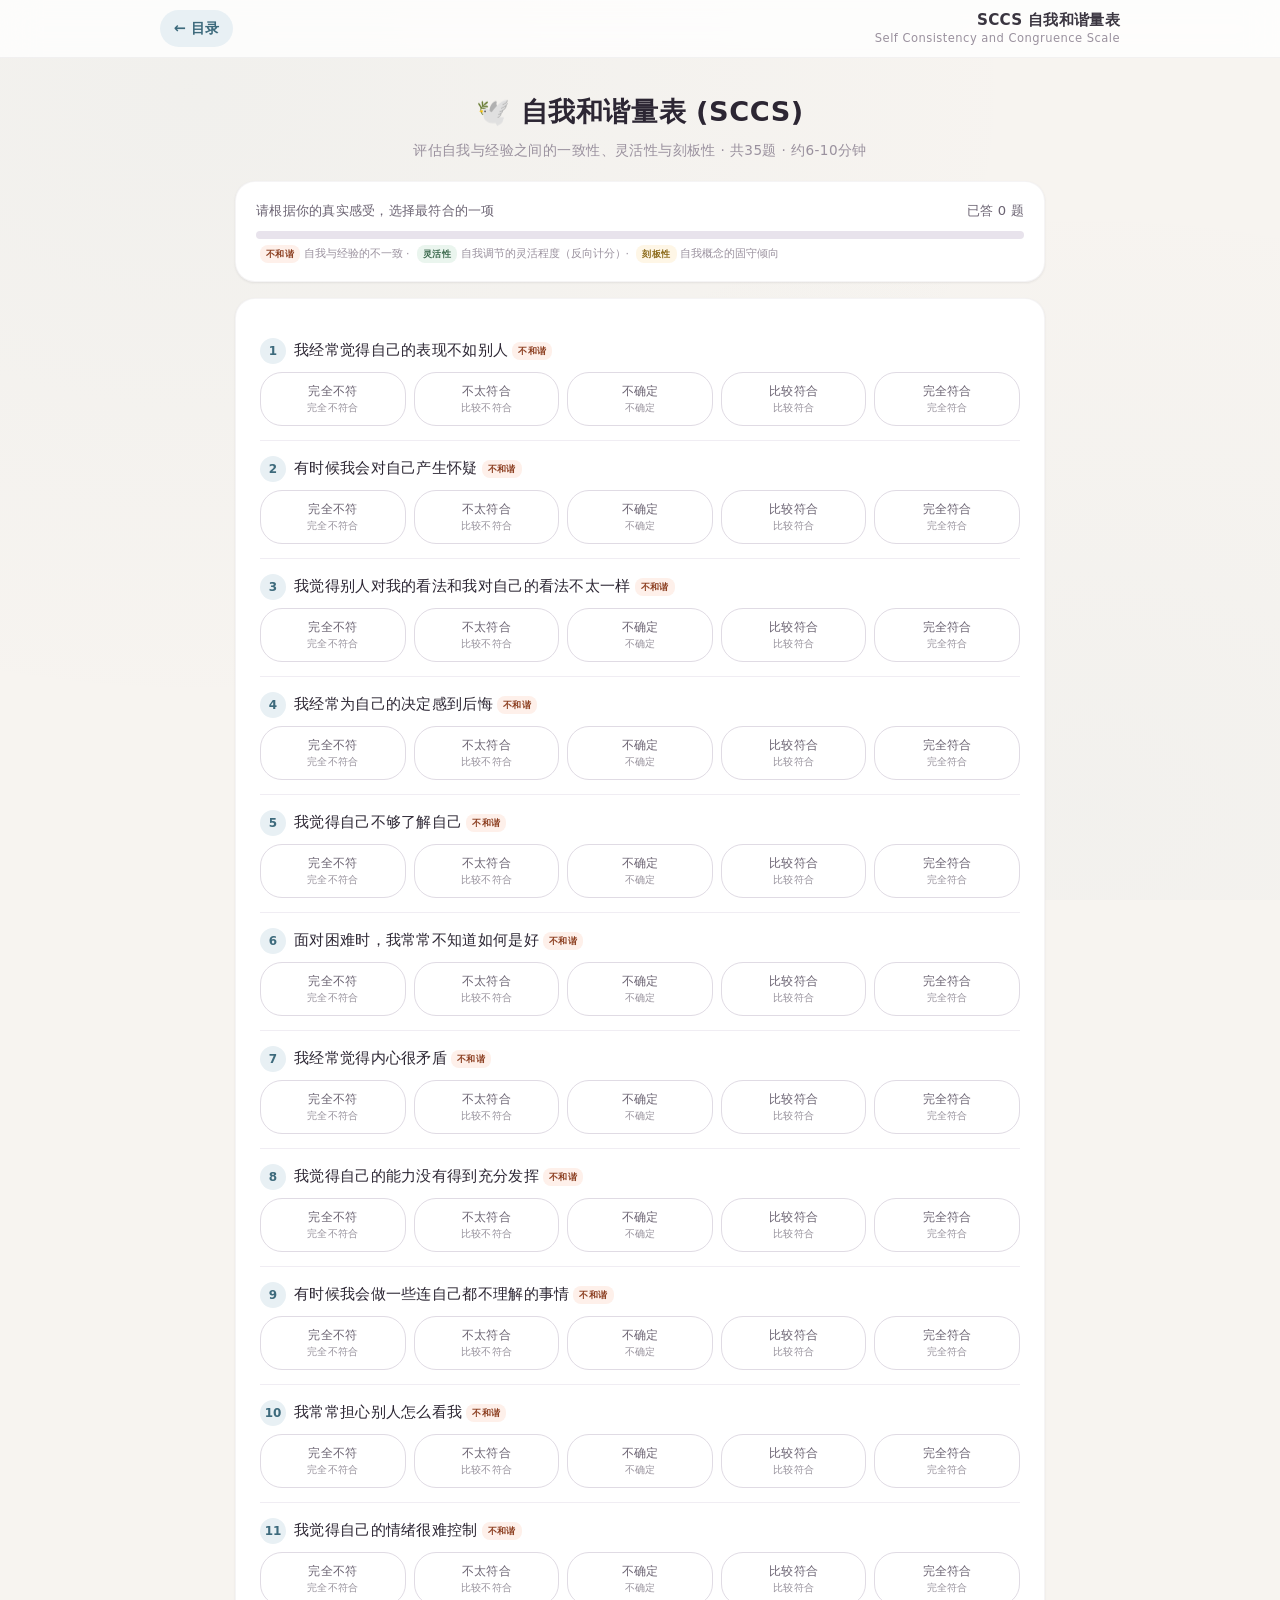
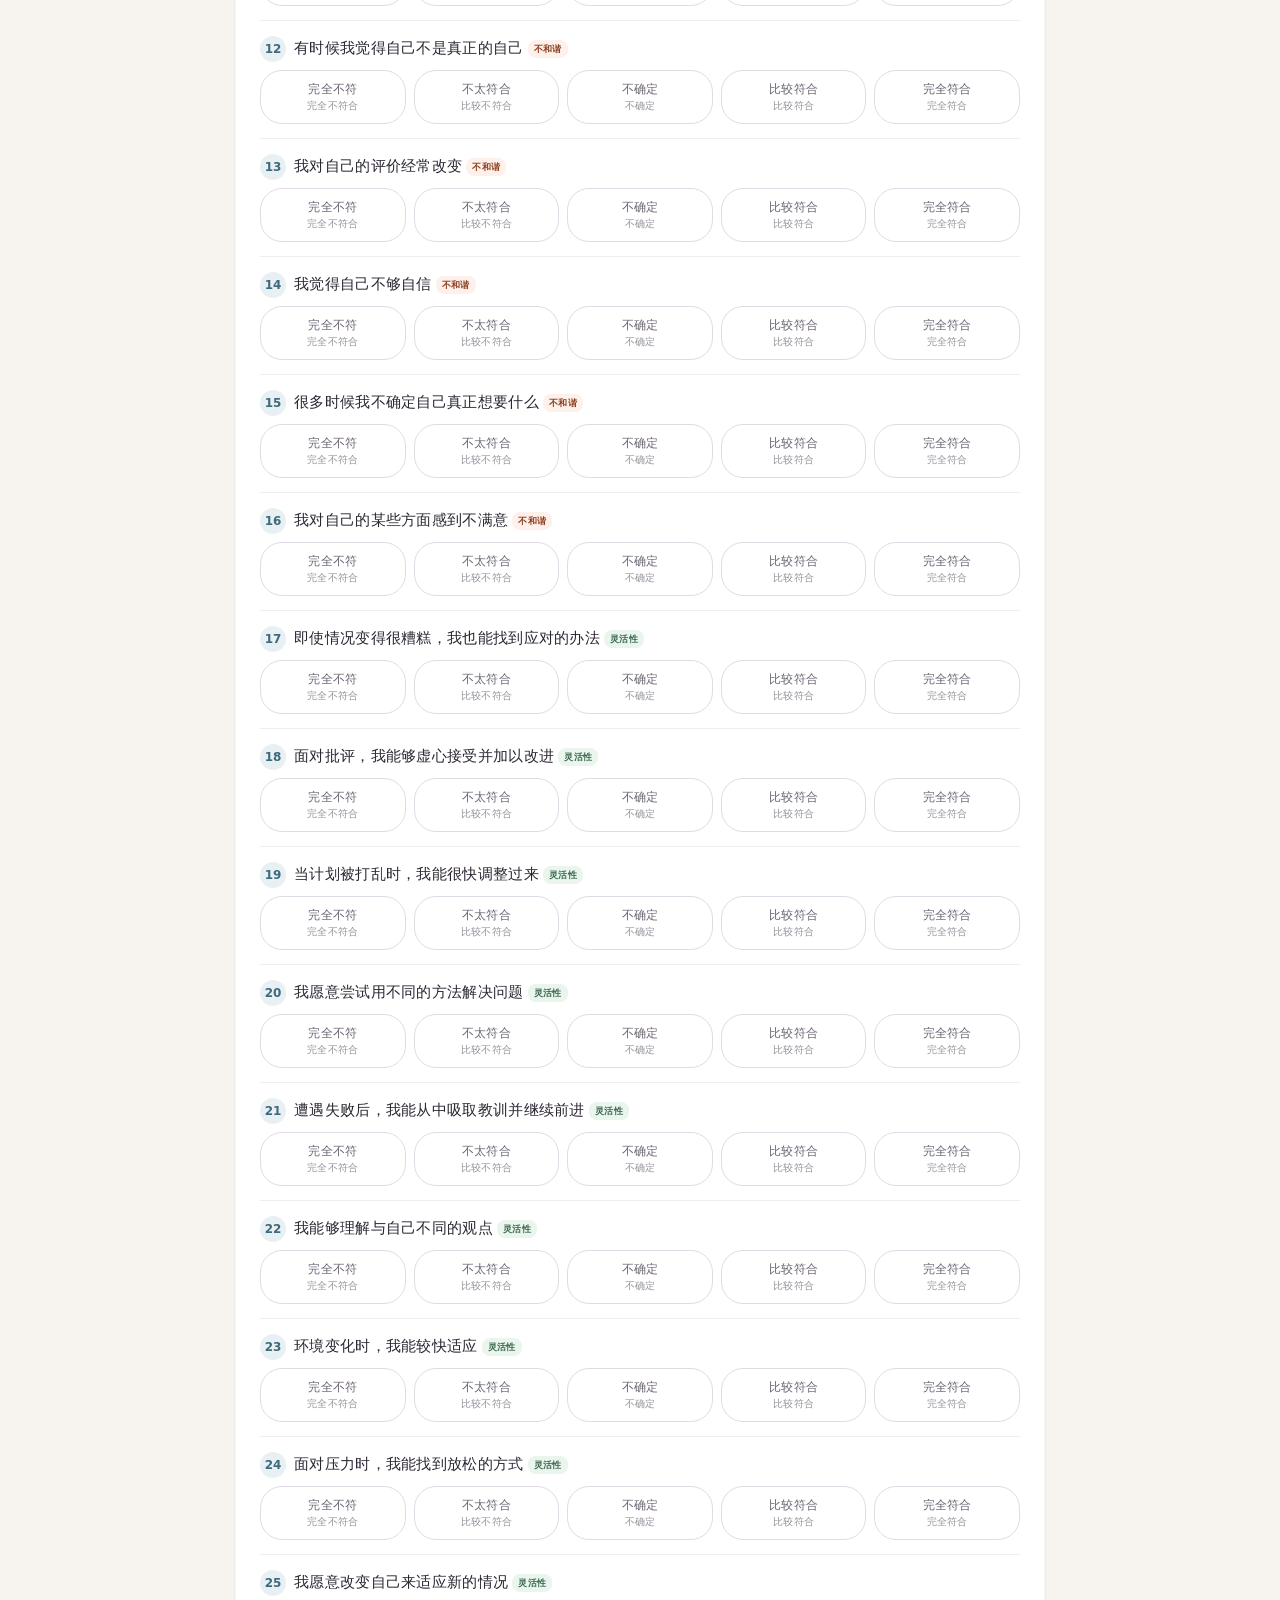
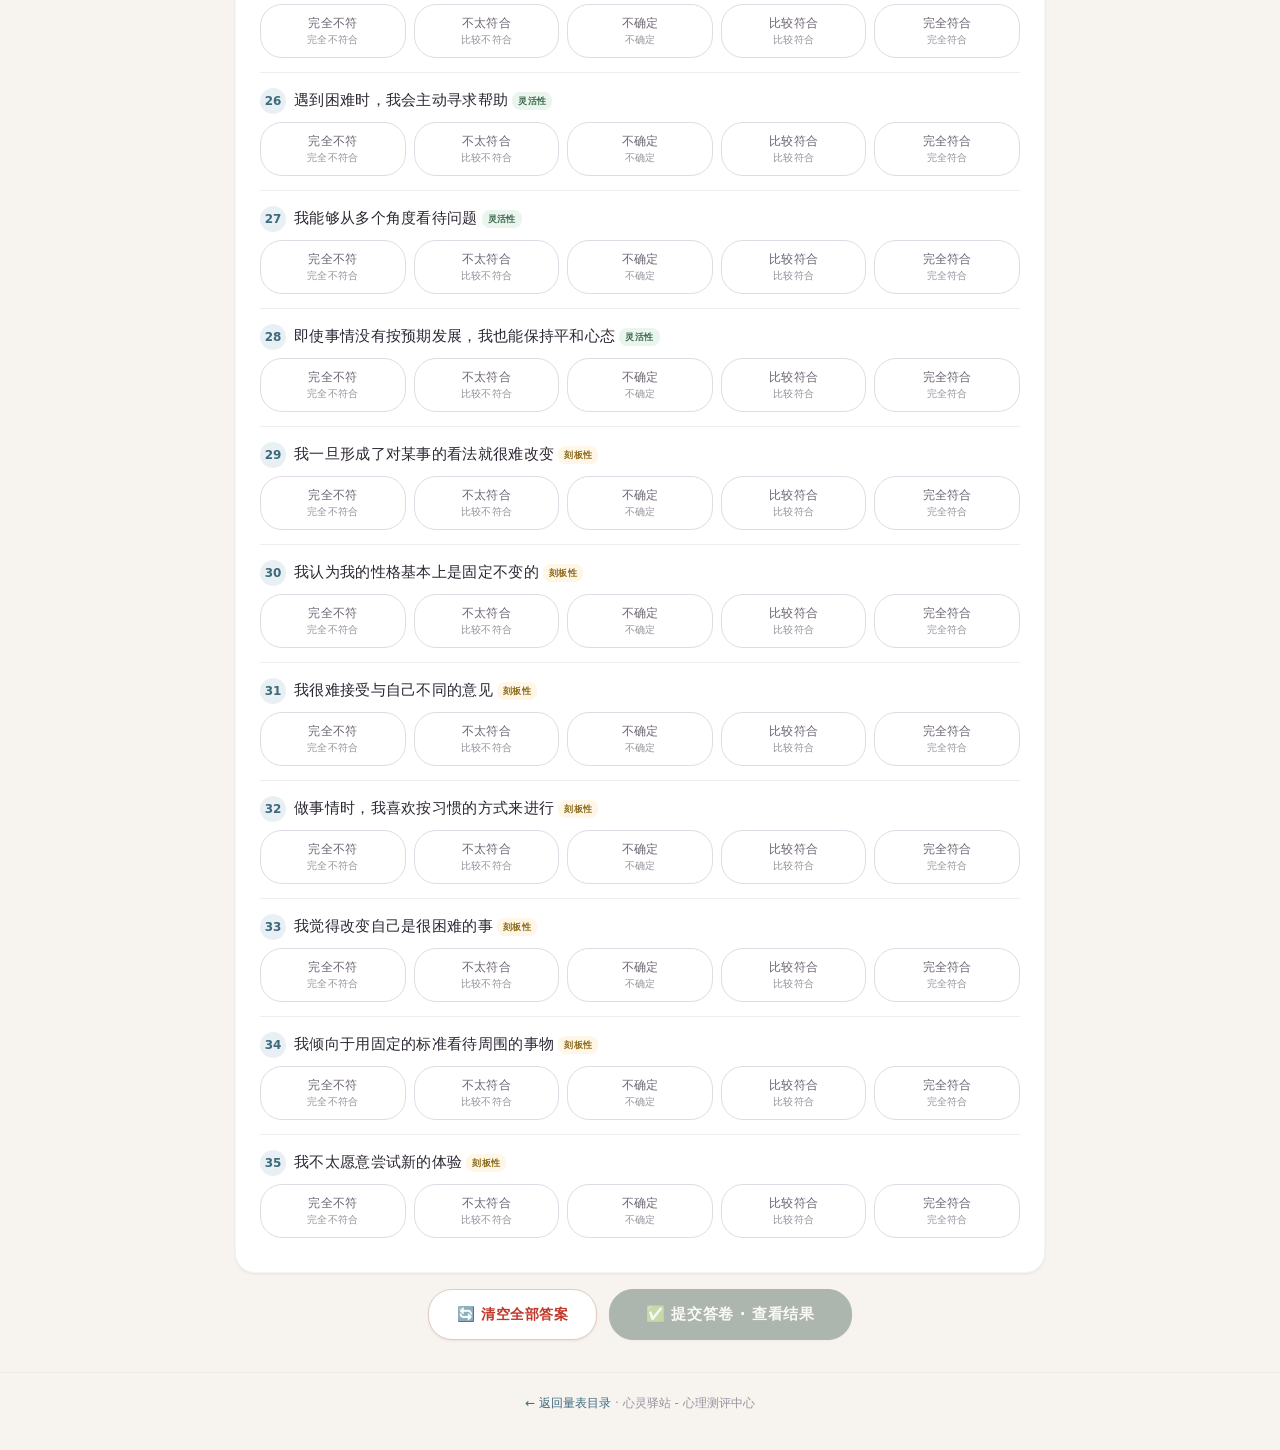
<file: sccs.html>
<!DOCTYPE html>
<html lang="zh-CN">
<head>
    <meta charset="UTF-8">
    <meta name="viewport" content="width=device-width, initial-scale=1.0">
    <title>SCCS 自我和谐量表 - 心灵驿站</title>
    <link rel="stylesheet" href="common.css">
    <style>
        /* SCCS 特有样式 */
        .container { max-width: 850px; }
        .dim-badge {
            display: inline-block; font-size: 0.58rem; font-weight: 600; letter-spacing: 0.04em;
            padding: 2px 6px; border-radius: 8px; margin-left: 4px; vertical-align: middle;
        }
        .dim-badge.disharmony { background: #fef0ea; color: #8b3d1f; }
        .dim-badge.flexibility { background: #eaf5ee; color: #3d6a4f; }
        .dim-badge.rigidity { background: #fef6e6; color: #8b6919; }
        .option-score { display:block; font-size:0.58rem; font-weight:400; opacity:0.7; letter-spacing:0.03em; }
        .option-btn.selected .option-score { opacity:1; }
        .dimension-grid { display: grid; grid-template-columns: repeat(auto-fit, minmax(220px, 1fr)); gap: 14px; margin-bottom: 20px; }
        .dim-card { border-radius: var(--radius); padding: 16px; text-align: center; border: 1px solid rgba(58,53,64,0.08); transition: var(--transition); }
        .dim-card.disharmony { background: #fef9f7; border-color: #f5dbd0; }
        .dim-card.flexibility { background: #f7fbf8; border-color: #d0e8d6; }
        .dim-card.rigidity { background: #fefcf6; border-color: #f0e0b8; }
        .dim-card .dim-icon { font-size: 1.6rem; margin-bottom: 4px; }
        .dim-card .dim-title { font-weight: 700; font-size: 0.9rem; color: #2c2633; letter-spacing: 0.02em; }
        .dim-card .dim-score { font-size: 1.6rem; font-weight: 700; color: var(--primary-dark); margin: 6px 0; }
        .dim-card .dim-range { font-size: 0.65rem; color: var(--text-muted); }
        .dim-card .dim-desc { font-size: 0.73rem; color: var(--text-secondary); line-height: 1.5; margin-top: 6px; }
        .harmony-overview { background: #faf8fc; border-radius: var(--radius); padding: 18px; text-align: center; border: 1px solid #eeeaf2; margin: 16px 0; }
        .harmony-overview .harmony-level { font-size: 1.2rem; font-weight: 700; margin: 6px 0; }
        .harmony-overview .harmony-desc { font-size: 0.85rem; color: var(--text-secondary); line-height: 1.6; }
        .disclaimer { background: #fef9f0; border: 1px solid #f0d89c; border-radius: var(--radius); padding: 14px 18px; font-size: 0.82rem; color: #8b6d3b; line-height: 1.6; margin-top: 16px; display: flex; gap: 10px; align-items: flex-start; }
        @media (max-width:600px) {
            .option-btn { padding:7px 3px; font-size:0.68rem; min-width:48px; border-radius:16px; }
            .option-score { font-size:0.55rem; }
            .dimension-grid { grid-template-columns: 1fr; gap: 10px; }
        }
    </style>
</head>
<body>
    <header class="top-bar">
        <div class="top-bar-inner">
            <a href="index.html" class="back-link" aria-label="返回量表目录">← 目录</a>
            <div class="scale-label">
                SCCS 自我和谐量表
                <small>Self Consistency and Congruence Scale</small>
            </div>
        </div>
    </header>

    <main class="container">
        <div class="page-header">
            <h1>🕊️ 自我和谐量表 (SCCS)</h1>
            <p class="subtitle">评估自我与经验之间的一致性、灵活性与刻板性 · 共35题 · 约6-10分钟</p>
        </div>

        <div class="progress-section" id="progressSection">
            <div class="progress-info">
                <span>请根据你的真实感受，选择最符合的一项</span>
                <span id="answeredCount">已答 0 题</span>
            </div>
            <div class="progress-bar-outer">
                <div class="progress-bar-inner" id="progressBar" style="width:0%;"></div>
            </div>
            <div style="font-size:0.68rem;color:var(--text-muted);margin-top:6px;line-height:1.5;">
                <span class="dim-badge disharmony">不和谐</span> 自我与经验的不一致 ·
                <span class="dim-badge flexibility">灵活性</span> 自我调节的灵活程度（反向计分）·
                <span class="dim-badge rigidity">刻板性</span> 自我概念的固守倾向
            </div>
        </div>

        <div class="questions-card" id="questionsCard"></div>

        <div class="nav-buttons" id="navButtons">
            <button class="nav-btn clear-btn" id="btnClear">🔄 清空全部答案</button>
            <button class="nav-btn submit-btn" id="btnSubmit" disabled>✅ 提交答卷 · 查看结果</button>
        </div>

        <div class="results-section" id="resultsSection">
            <div class="results-header">
                <h2>🧘 自我和谐测评结果</h2>
                <span class="result-date" id="resultDate"></span>
            </div>
            <div class="dimension-grid" id="dimensionGrid"></div>
            <div class="harmony-overview" id="harmonyOverview"></div>
            <div class="disclaimer">
                <span class="disclaimer-icon">⚠️</span>
                <span><strong>重要提醒：</strong>本量表为自我和谐度自评工具，结果仅供自我了解和成长参考，<strong>不能替代专业心理评估</strong>。自我和谐是一个动态发展的过程，请以开放和接纳的态度看待测评结果。</span>
            </div>
            <div style="text-align:center;margin-top:16px;">
                <button class="nav-btn" id="btnRetake">🔄 重新测评</button>
            </div>
        </div>
    </main>

    <div class="toast" id="toast"></div>

    <footer class="footer">
        <a href="index.html">← 返回量表目录</a> · 心灵驿站 - 心理测评中心
    </footer>

    <script src="common.js"></script>
    <script>
        (function() {
            // SCCS 题目数据 (35题)
            const questions = [
                // 维度1：自我与经验的不和谐 (16题) - 正向计分
                { id: 1, text: '我经常觉得自己的表现不如别人', dim: 'disharmony', reverse: false },
                { id: 2, text: '有时候我会对自己产生怀疑', dim: 'disharmony', reverse: false },
                { id: 3, text: '我觉得别人对我的看法和我对自己的看法不太一样', dim: 'disharmony', reverse: false },
                { id: 4, text: '我经常为自己的决定感到后悔', dim: 'disharmony', reverse: false },
                { id: 5, text: '我觉得自己不够了解自己', dim: 'disharmony', reverse: false },
                { id: 6, text: '面对困难时，我常常不知道如何是好', dim: 'disharmony', reverse: false },
                { id: 7, text: '我经常觉得内心很矛盾', dim: 'disharmony', reverse: false },
                { id: 8, text: '我觉得自己的能力没有得到充分发挥', dim: 'disharmony', reverse: false },
                { id: 9, text: '有时候我会做一些连自己都不理解的事情', dim: 'disharmony', reverse: false },
                { id: 10, text: '我常常担心别人怎么看我', dim: 'disharmony', reverse: false },
                { id: 11, text: '我觉得自己的情绪很难控制', dim: 'disharmony', reverse: false },
                { id: 12, text: '有时候我觉得自己不是真正的自己', dim: 'disharmony', reverse: false },
                { id: 13, text: '我对自己的评价经常改变', dim: 'disharmony', reverse: false },
                { id: 14, text: '我觉得自己不够自信', dim: 'disharmony', reverse: false },
                { id: 15, text: '很多时候我不确定自己真正想要什么', dim: 'disharmony', reverse: false },
                { id: 16, text: '我对自己的某些方面感到不满意', dim: 'disharmony', reverse: false },
                // 维度2：自我的灵活性 (12题) - 反向计分
                { id: 17, text: '即使情况变得很糟糕，我也能找到应对的办法', dim: 'flexibility', reverse: true },
                { id: 18, text: '面对批评，我能够虚心接受并加以改进', dim: 'flexibility', reverse: true },
                { id: 19, text: '当计划被打乱时，我能很快调整过来', dim: 'flexibility', reverse: true },
                { id: 20, text: '我愿意尝试用不同的方法解决问题', dim: 'flexibility', reverse: true },
                { id: 21, text: '遭遇失败后，我能从中吸取教训并继续前进', dim: 'flexibility', reverse: true },
                { id: 22, text: '我能够理解与自己不同的观点', dim: 'flexibility', reverse: true },
                { id: 23, text: '环境变化时，我能较快适应', dim: 'flexibility', reverse: true },
                { id: 24, text: '面对压力时，我能找到放松的方式', dim: 'flexibility', reverse: true },
                { id: 25, text: '我愿意改变自己来适应新的情况', dim: 'flexibility', reverse: true },
                { id: 26, text: '遇到困难时，我会主动寻求帮助', dim: 'flexibility', reverse: true },
                { id: 27, text: '我能够从多个角度看待问题', dim: 'flexibility', reverse: true },
                { id: 28, text: '即使事情没有按预期发展，我也能保持平和心态', dim: 'flexibility', reverse: true },
                // 维度3：自我的刻板性 (7题) - 正向计分
                { id: 29, text: '我一旦形成了对某事的看法就很难改变', dim: 'rigidity', reverse: false },
                { id: 30, text: '我认为我的性格基本上是固定不变的', dim: 'rigidity', reverse: false },
                { id: 31, text: '我很难接受与自己不同的意见', dim: 'rigidity', reverse: false },
                { id: 32, text: '做事情时，我喜欢按习惯的方式来进行', dim: 'rigidity', reverse: false },
                { id: 33, text: '我觉得改变自己是很困难的事', dim: 'rigidity', reverse: false },
                { id: 34, text: '我倾向于用固定的标准看待周围的事物', dim: 'rigidity', reverse: false },
                { id: 35, text: '我不太愿意尝试新的体验', dim: 'rigidity', reverse: false },
            ];

            // 选项：1-完全不符合 到 5-完全符合
            const options = [
                { value: 1, label: '完全不符合', short: '完全不符' },
                { value: 2, label: '比较不符合', short: '不太符合' },
                { value: 3, label: '不确定', short: '不确定' },
                { value: 4, label: '比较符合', short: '比较符合' },
                { value: 5, label: '完全符合', short: '完全符合' },
            ];

            // 维度名称
            const dimNames = {
                'disharmony': { name: '自我与经验的不和谐', icon: '🌊', short: '不和谐', cardClass: 'disharmony' },
                'flexibility': { name: '自我的灵活性', icon: '🌿', short: '灵活性', cardClass: 'flexibility' },
                'rigidity': { name: '自我的刻板性', icon: '🪨', short: '刻板性', cardClass: 'rigidity' },
            };

            function getLevelDesc(dim, avgScore) {
                if (dim === 'disharmony') {
                    if (avgScore <= 2.0) return '自我与经验高度和谐，内心一致性强';
                    if (avgScore <= 3.0) return '自我与经验基本和谐，偶尔感到矛盾';
                    if (avgScore <= 4.0) return '自我与经验存在较明显的不一致';
                    return '自我与经验严重不和谐，内心冲突较多';
                } else if (dim === 'flexibility') {
                    if (avgScore >= 4.0) return '自我灵活性很高，适应能力强';
                    if (avgScore >= 3.0) return '自我灵活性较好，能够应对变化';
                    if (avgScore >= 2.0) return '自我灵活性一般，有时难以适应变化';
                    return '自我灵活性较低，面对变化时可能感到困难';
                } else if (dim === 'rigidity') {
                    if (avgScore <= 2.0) return '自我概念开放灵活，不固守成规';
                    if (avgScore <= 3.0) return '自我概念有一定弹性，偶尔表现得刻板';
                    if (avgScore <= 4.0) return '自我概念偏刻板，习惯按固定方式行事';
                    return '自我概念非常刻板，难以改变固有观念';
                }
                return '';
            }

            const engine = new ScaleEngine({
                questions: questions,
                options: options,
                storageKey: 'sccs_answers',
                scaleName: 'SCCS 自我和谐量表',
                getRealScore: function(q, selectedValue) {
                    if (q.reverse) { return 6 - selectedValue; }
                    return selectedValue;
                },
                showReverseBadge: true,
                onRender: function(self) {
                    // 在渲染后添加维度标签
                    var items = self.questionsCard.querySelectorAll('.question-item');
                    for (var i = 0; i < items.length; i++) {
                        var q = self.questions[i];
                        var dimInfo = dimNames[q.dim];
                        var textEl = items[i].querySelector('.question-text');
                        if (textEl && dimInfo) {
                            var badge = document.createElement('span');
                            badge.className = 'dim-badge ' + dimInfo.cardClass;
                            badge.textContent = dimInfo.short;
                            textEl.appendChild(badge);
                        }
                    }
                },
                onSubmit: function(self) {
                    // 计算三维度分数
                    var dimScores = { 'disharmony': { raw: 0, count: 0 }, 'flexibility': { raw: 0, count: 0 }, 'rigidity': { raw: 0, count: 0 } };
                    questions.forEach(function(q) {
                        if (self.answers[q.id] !== undefined) {
                            var realScore = self.getScore(q, self.answers[q.id]);
                            dimScores[q.dim].raw += realScore;
                            dimScores[q.dim].count++;
                        }
                    });

                    // 维度卡片
                    var gridHTML = '';
                    var dimAvgs = {};
                    for (var dimKey in dimScores) {
                        var dimData = dimScores[dimKey];
                        var avg = dimData.count > 0 ? (dimData.raw / dimData.count) : 0;
                        dimAvgs[dimKey] = avg;
                        var dimInfo = dimNames[dimKey];
                        var desc = getLevelDesc(dimKey, avg);
                        gridHTML += '<div class="dim-card ' + dimInfo.cardClass + '">' +
                            '<div class="dim-icon">' + dimInfo.icon + '</div>' +
                            '<div class="dim-title">' + dimInfo.name + '</div>' +
                            '<div class="dim-score">' + dimData.raw + ' 分</div>' +
                            '<div class="dim-range">每题均分：' + avg.toFixed(2) + ' / 5.00</div>' +
                            '<div class="dim-desc">' + desc + '</div></div>';
                    }
                    document.getElementById('dimensionGrid').innerHTML = gridHTML;

                    // 综合和谐评估
                    var disharmonyAvg = dimAvgs['disharmony'] || 3;
                    var flexibilityAvg = dimAvgs['flexibility'] || 3;
                    var rigidityAvg = dimAvgs['rigidity'] || 3;
                    var harmonyIndex = (6 - disharmonyAvg) * 0.5 + flexibilityAvg * 0.3 + (6 - rigidityAvg) * 0.2;
                    var harmonyLevel, harmonyColor, harmonyDesc;
                    if (harmonyIndex >= 4.5) {
                        harmonyLevel = '高度和谐'; harmonyColor = '#3d6a4f';
                        harmonyDesc = '你拥有良好的自我和谐度。你的内心世界与外在经验能够较好地整合，面对变化时灵活从容，同时保持开放的心态。这种状态有助于心理健康和个人成长。';
                    } else if (harmonyIndex >= 3.5) {
                        harmonyLevel = '比较和谐'; harmonyColor = '#5e8c6f';
                        harmonyDesc = '你的自我和谐度处于良好水平。大多数时候你能够接纳自己，适应环境。可能在特定情境下会感到一些内心冲突，但整体上能够保持平衡。';
                    } else if (harmonyIndex >= 2.5) {
                        harmonyLevel = '一般'; harmonyColor = '#8b6919';
                        harmonyDesc = '你的自我和谐度处于中等水平。你可能会在某些方面感到内心矛盾或难以适应变化。建议多关注自己的内心感受，尝试以更开放和灵活的态度面对自己和周围的世界。';
                    } else if (harmonyIndex >= 1.5) {
                        harmonyLevel = '不太和谐'; harmonyColor = '#8b3d1f';
                        harmonyDesc = '你的自我和谐度偏低，可能经常感到内心冲突、难以适应变化，或者固守着某些观念难以改变。建议你寻求心理咨询师的帮助，探索内心的矛盾，学习更灵活的应对方式。';
                    } else {
                        harmonyLevel = '严重不和谐'; harmonyColor = '#8b1a1a';
                        harmonyDesc = '你的自我和谐度较低，内心冲突可能较为严重。我们真诚地建议你考虑寻求专业心理咨询师的帮助，系统性地探索自我，学习接纳自己、调节情绪的方法。请记住，求助是勇敢和智慧的表现。';
                    }

                    document.getElementById('harmonyOverview').innerHTML =
                        '<div style="font-size:0.85rem;color:var(--text-muted);">综合自我和谐指数</div>' +
                        '<div class="harmony-level" style="color:' + harmonyColor + ';">' + harmonyLevel + '</div>' +
                        '<div class="harmony-desc">' + harmonyDesc + '</div>' +
                        '<div style="font-size:0.68rem;color:var(--text-muted);margin-top:8px;">综合指数范围：1.0-5.0 · 基于不和谐、灵活性、刻板性三维度计算</div>';

                    self.lockAnswerArea();
                    self.showResults();
                },
                onRetake: function(self) {
                    document.getElementById('dimensionGrid').innerHTML = '';
                    document.getElementById('harmonyOverview').innerHTML = '';
                }
            });

            engine.init();
        })();
    </script>
</body>
</html>
</file>
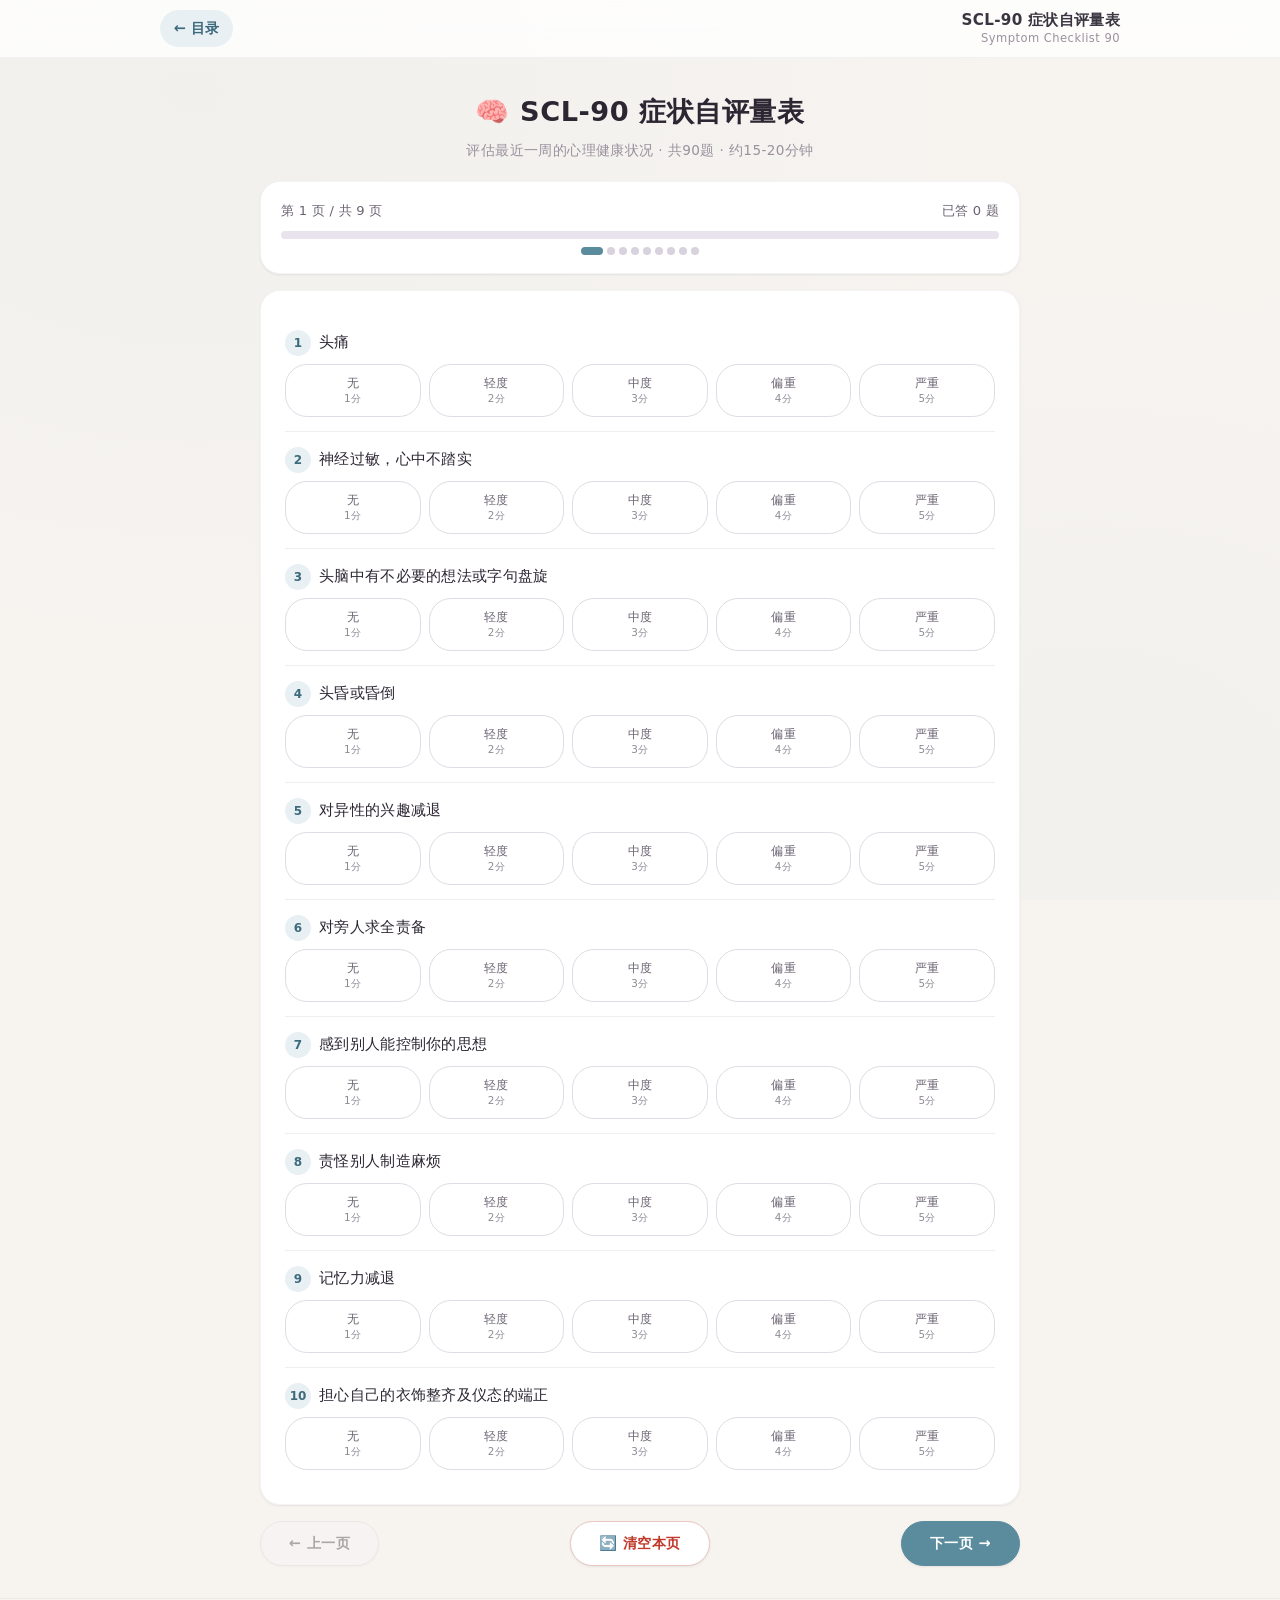
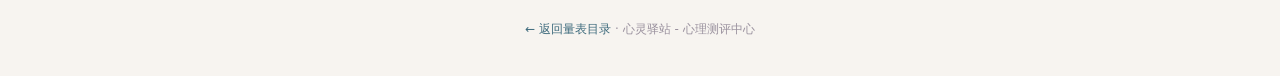
<file: scl90.html>
<!DOCTYPE html>
<html lang="zh-CN">
<head>
    <meta charset="UTF-8">
    <meta name="viewport" content="width=device-width, initial-scale=1.0">
    <title>SCL-90 症状自评量表 - 心灵驿站</title>
    <link rel="stylesheet" href="common.css">
    <style>
        /* SCL-90 独有样式 */
        .page-indicator {
            display: flex;
            gap: 4px;
            flex-wrap: wrap;
            margin-top: 8px;
            justify-content: center;
        }
        .page-dot {
            width: 8px;
            height: 8px;
            border-radius: 50%;
            background: #d8d2de;
            transition: var(--transition);
            cursor: pointer;
            border: none;
            padding: 0;
        }
        .page-dot.completed {
            background: #a0c4d1;
        }
        .page-dot.active {
            background: var(--primary);
            width: 22px;
            border-radius: 10px;
        }
        .questions-card {
            min-height: 300px;
        }
        .option-score {
            display: block;
            font-size: 0.65rem;
            font-weight: 400;
            opacity: 0.75;
            letter-spacing: 0.04em;
        }
        .option-btn.selected .option-score {
            opacity: 1;
        }
        .nav-buttons {
            justify-content: space-between;
        }
        .nav-btn.primary {
            background: var(--primary);
            color: #fff;
            border-color: var(--primary);
        }
        .nav-btn.primary:hover:not(:disabled) {
            background: #4a7d8f;
            border-color: #4a7d8f;
        }
        .nav-btn.danger {
            background: #fff;
            color: var(--danger);
            border-color: #e8c8c0;
        }
        .nav-btn.danger:hover:not(:disabled) {
            background: var(--danger-light);
            border-color: #d4a098;
        }
        .factor-table-wrap {
            overflow-x: auto;
            -webkit-overflow-scrolling: touch;
            margin-bottom: 16px;
        }
        .factor-table {
            width: 100%;
            border-collapse: collapse;
            font-size: 0.82rem;
            min-width: 560px;
        }
        .factor-table th,
        .factor-table td {
            padding: 9px 10px;
            text-align: center;
            border-bottom: 1px solid #f0edf3;
            letter-spacing: 0.02em;
        }
        .factor-table th {
            background: #faf8fc;
            font-weight: 700;
            color: #4a4254;
            font-size: 0.73rem;
            letter-spacing: 0.04em;
            position: sticky;
            top: 0;
        }
        .factor-table .factor-name {
            text-align: left;
            font-weight: 600;
            color: #2c2633;
            white-space: nowrap;
        }
        .level-badge {
            display: inline-block;
            padding: 3px 10px;
            border-radius: 12px;
            font-size: 0.7rem;
            font-weight: 700;
            letter-spacing: 0.04em;
        }
        .level-badge.normal { background: #e6f4ea; color: #3d6a4f; }
        .level-badge.mild { background: #fef6e6; color: #8b6919; }
        .level-badge.moderate { background: #fef0ea; color: #8b3d1f; }
        .level-badge.severe { background: #fdecea; color: #8b1a1a; }
        .crisis-alert {
            animation: subtlePulse 2s ease-in-out infinite;
        }
        @keyframes subtlePulse {
            0%, 100% { border-color: #e8b4b0; }
            50% { border-color: #d4857f; }
        }
        .disclaimer {
            margin-top: 16px;
        }
        @media (max-width: 600px) {
            .option-btn { min-width: 48px; }
            .option-score { font-size: 0.6rem; }
            .factor-table { font-size: 0.7rem; min-width: 480px; }
            .factor-table th, .factor-table td { padding: 6px 6px; }
            .scale-label { font-size: 0.78rem; }
            .scale-label small { font-size: 0.65rem; }
        }
    </style>
</head>
<body>
    <header class="top-bar">
        <div class="top-bar-inner">
            <a href="index.html" class="back-link" aria-label="返回量表目录">← 目录</a>
            <div class="scale-label">
                SCL-90 症状自评量表
                <small>Symptom Checklist 90</small>
            </div>
        </div>
    </header>

    <main class="container" id="mainContent">
        <div class="page-header">
            <h1>🧠 SCL-90 症状自评量表</h1>
            <p class="subtitle">评估最近一周的心理健康状况 · 共90题 · 约15-20分钟</p>
        </div>

        <div class="progress-section" id="progressSection">
            <div class="progress-info">
                <span id="progressLabel">第 1 页 / 共 9 页</span>
                <span id="answeredCount">已答 0 题</span>
            </div>
            <div class="progress-bar-outer">
                <div class="progress-bar-inner" id="progressBar" style="width:0%;"></div>
            </div>
            <div class="page-indicator" id="pageDots"></div>
        </div>

        <div class="questions-card" id="questionsCard"></div>

        <div class="nav-buttons" id="navButtons">
            <button class="nav-btn" id="btnPrev" disabled>← 上一页</button>
            <button class="nav-btn danger" id="btnClear" title="清空当前页答案">🔄 清空本页</button>
            <button class="nav-btn primary" id="btnNext">下一页 →</button>
        </div>
        <div class="nav-buttons" id="submitRow" style="justify-content:center; display:none;">
            <button class="nav-btn submit-btn" id="btnSubmit" disabled>✅ 提交答卷 · 查看结果</button>
        </div>

        <div class="results-section" id="resultsSection">
            <div class="results-header">
                <h2>📊 测评结果报告</h2>
                <span class="result-date" id="resultDate"></span>
            </div>
            <div class="result-summary" id="resultSummary"></div>
            <div class="factor-table-wrap">
                <table class="factor-table" id="factorTable"></table>
            </div>
            <div id="crisisAlertContainer"></div>
            <div class="disclaimer">
                <span class="disclaimer-icon">⚠️</span>
                <span><strong>重要提醒：</strong>本量表为自我筛查工具，结果仅供自我参考，<strong>不能替代专业心理医生的诊断</strong>。如果你对结果感到担忧，请咨询专业医生或拨打心理援助热线 <strong>12320-5</strong>。</span>
            </div>
            <div style="text-align:center;margin-top:16px;">
                <button class="nav-btn" id="btnRetake" style="margin:0 auto;">🔄 重新测评</button>
            </div>
        </div>
    </main>

    <div class="toast" id="toast"></div>

    <footer class="footer">
        <a href="index.html">← 返回量表目录</a> · 心灵驿站 - 心理测评中心
    </footer>

    <script src="common.js"></script>
    <script>
        (function() {
            // ==================== SCL-90 题目数据 ====================
            var questions = [
                { id: 1, text: '头痛', factor: '躯体化' },
                { id: 2, text: '神经过敏，心中不踏实', factor: '焦虑' },
                { id: 3, text: '头脑中有不必要的想法或字句盘旋', factor: '强迫症状' },
                { id: 4, text: '头昏或昏倒', factor: '躯体化' },
                { id: 5, text: '对异性的兴趣减退', factor: '忧郁' },
                { id: 6, text: '对旁人求全责备', factor: '人际关系敏感' },
                { id: 7, text: '感到别人能控制你的思想', factor: '精神病性' },
                { id: 8, text: '责怪别人制造麻烦', factor: '偏执' },
                { id: 9, text: '记忆力减退', factor: '强迫症状' },
                { id: 10, text: '担心自己的衣饰整齐及仪态的端正', factor: '强迫症状' },
                { id: 11, text: '容易烦恼和激动', factor: '敌对' },
                { id: 12, text: '胸痛', factor: '躯体化' },
                { id: 13, text: '害怕空旷的场所或街道', factor: '恐怖' },
                { id: 14, text: '感到自己的精力下降，活动减慢', factor: '忧郁' },
                { id: 15, text: '想结束自己的生命', factor: '忧郁' },
                { id: 16, text: '听到旁人听不到的声音', factor: '精神病性' },
                { id: 17, text: '发抖', factor: '焦虑' },
                { id: 18, text: '感到大多数人都不可信任', factor: '偏执' },
                { id: 19, text: '胃口不好', factor: '其他' },
                { id: 20, text: '容易哭泣', factor: '忧郁' },
                { id: 21, text: '同异性相处时感到害羞不自在', factor: '人际关系敏感' },
                { id: 22, text: '感到受骗、中了圈套或有人想抓住你', factor: '忧郁' },
                { id: 23, text: '无缘无故地突然感到害怕', factor: '焦虑' },
                { id: 24, text: '自己不能控制地大发脾气', factor: '敌对' },
                { id: 25, text: '怕单独出门', factor: '恐怖' },
                { id: 26, text: '经常责怪自己', factor: '忧郁' },
                { id: 27, text: '腰痛', factor: '躯体化' },
                { id: 28, text: '感到难以完成任务', factor: '强迫症状' },
                { id: 29, text: '感到孤独', factor: '忧郁' },
                { id: 30, text: '感到苦闷', factor: '忧郁' },
                { id: 31, text: '过分担忧', factor: '忧郁' },
                { id: 32, text: '对事物不感兴趣', factor: '忧郁' },
                { id: 33, text: '感到害怕', factor: '焦虑' },
                { id: 34, text: '你的感情容易受到伤害', factor: '人际关系敏感' },
                { id: 35, text: '旁人能知道你的私下想法', factor: '精神病性' },
                { id: 36, text: '感到别人不理解你、不同情你', factor: '人际关系敏感' },
                { id: 37, text: '感到人们对你不友好、不喜欢你', factor: '人际关系敏感' },
                { id: 38, text: '做事必须做得很慢以保证做得正确', factor: '强迫症状' },
                { id: 39, text: '心跳得很厉害', factor: '焦虑' },
                { id: 40, text: '恶心或胃部不舒服', factor: '躯体化' },
                { id: 41, text: '感到比不上他人', factor: '人际关系敏感' },
                { id: 42, text: '肌肉酸痛', factor: '躯体化' },
                { id: 43, text: '感到有人在监视你、谈论你', factor: '偏执' },
                { id: 44, text: '难以入睡', factor: '其他' },
                { id: 45, text: '做事必须反复检查', factor: '强迫症状' },
                { id: 46, text: '难以做出决定', factor: '强迫症状' },
                { id: 47, text: '怕乘电车、公共汽车、地铁或火车', factor: '恐怖' },
                { id: 48, text: '呼吸有困难', factor: '躯体化' },
                { id: 49, text: '一阵阵发冷或发热', factor: '躯体化' },
                { id: 50, text: '因为感到害怕而避开某些东西、场合或活动', factor: '恐怖' },
                { id: 51, text: '脑子变空了', factor: '强迫症状' },
                { id: 52, text: '身体发麻或刺痛', factor: '躯体化' },
                { id: 53, text: '喉咙有梗塞感', factor: '躯体化' },
                { id: 54, text: '感到前途没有希望', factor: '忧郁' },
                { id: 55, text: '不能集中注意力', factor: '强迫症状' },
                { id: 56, text: '感到身体的某一部分软弱无力', factor: '躯体化' },
                { id: 57, text: '感到紧张或容易紧张', factor: '焦虑' },
                { id: 58, text: '感到手或脚发重', factor: '躯体化' },
                { id: 59, text: '想到死亡的事', factor: '其他' },
                { id: 60, text: '吃得太多', factor: '其他' },
                { id: 61, text: '当别人看着你或谈论你时感到不自在', factor: '人际关系敏感' },
                { id: 62, text: '有一些不属于你自己的想法', factor: '精神病性' },
                { id: 63, text: '有想打人或伤害他人的冲动', factor: '敌对' },
                { id: 64, text: '醒得太早', factor: '其他' },
                { id: 65, text: '必须反复洗手、清点数目或触摸某些东西', factor: '强迫症状' },
                { id: 66, text: '睡得不稳不深', factor: '其他' },
                { id: 67, text: '有想摔坏或破坏东西的冲动', factor: '敌对' },
                { id: 68, text: '有一些别人没有的想法或念头', factor: '偏执' },
                { id: 69, text: '感到对别人神经过敏', factor: '人际关系敏感' },
                { id: 70, text: '在商店或电影院等人多的地方感到不自在', factor: '恐怖' },
                { id: 71, text: '感到任何事情都很困难', factor: '忧郁' },
                { id: 72, text: '一阵阵恐惧或惊恐', factor: '焦虑' },
                { id: 73, text: '感到在公共场合吃东西很不舒服', factor: '人际关系敏感' },
                { id: 74, text: '经常与人争论', factor: '敌对' },
                { id: 75, text: '单独一人时神经很紧张', factor: '恐怖' },
                { id: 76, text: '别人对你的成绩没有作出恰当的评价', factor: '偏执' },
                { id: 77, text: '即使和别人在一起也感到孤单', factor: '精神病性' },
                { id: 78, text: '感到坐立不安心神不定', factor: '焦虑' },
                { id: 79, text: '感到自己没有什么价值', factor: '忧郁' },
                { id: 80, text: '感到熟悉的东西变得陌生或不像是真的', factor: '焦虑' },
                { id: 81, text: '大叫或摔东西', factor: '敌对' },
                { id: 82, text: '害怕会在公共场合晕倒', factor: '恐怖' },
                { id: 83, text: '感到别人想占你的便宜', factor: '偏执' },
                { id: 84, text: '为一些有关"性"的想法而很苦恼', factor: '精神病性' },
                { id: 85, text: '你认为应该因为自己的过错而受到惩罚', factor: '精神病性' },
                { id: 86, text: '感到要赶快把事情做完', factor: '焦虑' },
                { id: 87, text: '感到自己的身体有严重问题', factor: '精神病性' },
                { id: 88, text: '从未感到和其他人很亲近', factor: '精神病性' },
                { id: 89, text: '感到自己有罪', factor: '其他' },
                { id: 90, text: '感到自己的脑子有毛病', factor: '精神病性' },
            ];

            // ==================== 因子定义 ====================
            var factorDefs = [
                { name: '躯体化', items: [1, 4, 12, 27, 40, 42, 48, 49, 52, 53, 56, 58] },
                { name: '强迫症状', items: [3, 9, 10, 28, 38, 45, 46, 51, 55, 65] },
                { name: '人际关系敏感', items: [6, 21, 34, 36, 37, 41, 61, 69, 73] },
                { name: '忧郁', items: [5, 14, 15, 20, 22, 26, 29, 30, 31, 32, 54, 71, 79] },
                { name: '焦虑', items: [2, 17, 23, 33, 39, 57, 72, 78, 80, 86] },
                { name: '敌对', items: [11, 24, 63, 67, 74, 81] },
                { name: '恐怖', items: [13, 25, 47, 50, 70, 75, 82] },
                { name: '偏执', items: [8, 18, 43, 68, 76, 83] },
                { name: '精神病性', items: [7, 16, 35, 62, 77, 84, 85, 87, 88, 90] },
                { name: '其他（睡眠饮食）', items: [19, 44, 59, 60, 64, 66, 89] },
            ];

            var QUESTIONS_PER_PAGE = 10;
            var TOTAL_PAGES = Math.ceil(questions.length / QUESTIONS_PER_PAGE);

            // ==================== 状态 ====================
            var answers = {};
            var currentPage = 1;

            var savedData = localStorage.getItem('scl90_answers');
            if (savedData) {
                try {
                    var parsed = JSON.parse(savedData);
                    if (parsed && typeof parsed === 'object') answers = parsed;
                } catch (e) { answers = {}; }
            }

            // ==================== DOM ====================
            var questionsCard = document.getElementById('questionsCard');
            var progressBar = document.getElementById('progressBar');
            var progressLabel = document.getElementById('progressLabel');
            var answeredCountEl = document.getElementById('answeredCount');
            var pageDotsEl = document.getElementById('pageDots');
            var btnPrev = document.getElementById('btnPrev');
            var btnNext = document.getElementById('btnNext');
            var btnClear = document.getElementById('btnClear');
            var btnSubmit = document.getElementById('btnSubmit');
            var submitRow = document.getElementById('submitRow');
            var navButtons = document.getElementById('navButtons');
            var resultsSection = document.getElementById('resultsSection');
            var resultSummary = document.getElementById('resultSummary');
            var factorTable = document.getElementById('factorTable');
            var resultDate = document.getElementById('resultDate');
            var crisisAlertContainer = document.getElementById('crisisAlertContainer');
            var btnRetake = document.getElementById('btnRetake');
            var toast = document.getElementById('toast');
            var progressSection = document.getElementById('progressSection');

            var toastTimer;

            function showToast(msg) {
                clearTimeout(toastTimer);
                toast.textContent = msg;
                toast.classList.add('show');
                toastTimer = setTimeout(function() { toast.classList.remove('show'); }, 2000);
            }

            function saveAnswers() {
                localStorage.setItem('scl90_answers', JSON.stringify(answers));
            }

            function renderPageDots() {
                var html = '';
                for (var i = 1; i <= TOTAL_PAGES; i++) {
                    var cls = 'page-dot';
                    if (i === currentPage) cls += ' active';
                    var pageStart = (i - 1) * QUESTIONS_PER_PAGE;
                    var pageEnd = Math.min(i * QUESTIONS_PER_PAGE, questions.length);
                    var hasAnswer = false;
                    for (var j = pageStart; j < pageEnd; j++) {
                        if (answers[questions[j].id] !== undefined) { hasAnswer = true; break; }
                    }
                    if (hasAnswer && i !== currentPage) cls += ' completed';
                    html += '<button class="' + cls + '" data-page="' + i + '" aria-label="跳转到第' + i + '页" title="第' + i + '页"></button>';
                }
                pageDotsEl.innerHTML = html;

                var dots = pageDotsEl.querySelectorAll('.page-dot');
                for (var k = 0; k < dots.length; k++) {
                    (function(dot) {
                        dot.addEventListener('click', function() {
                            var targetPage = parseInt(this.getAttribute('data-page'));
                            if (targetPage !== currentPage) {
                                currentPage = targetPage;
                                renderCurrentPage();
                                scrollToQuestions();
                            }
                        });
                    })(dots[k]);
                }
            }

            function scrollToQuestions() {
                questionsCard.scrollIntoView({ behavior: 'smooth', block: 'start' });
                window.scrollBy(0, -80);
            }

            function updateProgress() {
                var totalAnswered = Object.keys(answers).length;
                var progressPercent = Math.round((totalAnswered / questions.length) * 100);
                progressBar.style.width = progressPercent + '%';
                answeredCountEl.textContent = '已答 ' + totalAnswered + ' 题';
                progressLabel.textContent = '第 ' + currentPage + ' 页 / 共 ' + TOTAL_PAGES + ' 页';

                btnPrev.disabled = currentPage === 1;
                if (currentPage === TOTAL_PAGES) {
                    btnNext.style.display = 'none';
                    submitRow.style.display = 'flex';
                } else {
                    btnNext.style.display = '';
                    submitRow.style.display = 'none';
                }
                btnSubmit.disabled = totalAnswered < questions.length;

                renderPageDots();
            }

            function renderCurrentPage() {
                var startIdx = (currentPage - 1) * QUESTIONS_PER_PAGE;
                var endIdx = Math.min(startIdx + QUESTIONS_PER_PAGE, questions.length);
                var pageQuestions = questions.slice(startIdx, endIdx);

                var optionLabels = ['无', '轻度', '中度', '偏重', '严重'];
                var optionScores = [1, 2, 3, 4, 5];

                var html = '';
                for (var i = 0; i < pageQuestions.length; i++) {
                    var q = pageQuestions[i];
                    var qNum = q.id;
                    var selectedVal = answers[qNum];
                    var answeredClass = selectedVal !== undefined ? ' answered' : '';
                    html += '<div class="question-item' + answeredClass + '">';
                    html += '<span class="question-num">' + qNum + '</span><span class="question-text">' + q.text + '</span>';
                    html += '<div class="options-row" data-qid="' + qNum + '">';
                    for (var j = 0; j < optionLabels.length; j++) {
                        var score = optionScores[j];
                        var selClass = (selectedVal === score) ? ' selected' : '';
                        html += '<button class="option-btn' + selClass + '" data-score="' + score + '" data-qid="' + qNum + '"';
                        html += ' aria-label="' + optionLabels[j] + ' (' + score + '分)" title="' + optionLabels[j] + '">';
                        html += optionLabels[j] + '<span class="option-score">' + score + '分</span></button>';
                    }
                    html += '</div></div>';
                }

                questionsCard.innerHTML = html;
                questionsCard.scrollIntoView({ behavior: 'smooth', block: 'start' });
                window.scrollBy(0, -70);

                var btns = questionsCard.querySelectorAll('.option-btn');
                for (var k = 0; k < btns.length; k++) {
                    (function(btn) {
                        btn.addEventListener('click', function() {
                            var qid = parseInt(this.getAttribute('data-qid'));
                            var score = parseInt(this.getAttribute('data-score'));
                            if (answers[qid] === score) { delete answers[qid]; }
                            else { answers[qid] = score; }
                            saveAnswers();
                            renderCurrentPage();
                            updateProgress();
                        });
                    })(btns[k]);
                }

                updateProgress();
            }

            function clearCurrentPage() {
                var startIdx = (currentPage - 1) * QUESTIONS_PER_PAGE;
                var endIdx = Math.min(startIdx + QUESTIONS_PER_PAGE, questions.length);
                var cleared = false;
                for (var i = startIdx; i < endIdx; i++) {
                    if (answers[questions[i].id] !== undefined) {
                        delete answers[questions[i].id];
                        cleared = true;
                    }
                }
                if (cleared) {
                    saveAnswers();
                    showToast('已清空本页答案');
                } else {
                    showToast('本页暂无已选答案');
                }
                renderCurrentPage();
                updateProgress();
            }

            function calcFactorScores() {
                var factorResults = [];
                for (var f = 0; f < factorDefs.length; f++) {
                    var fd = factorDefs[f];
                    var sum = 0;
                    var count = 0;
                    for (var i = 0; i < fd.items.length; i++) {
                        var qid = fd.items[i];
                        if (answers[qid] !== undefined) {
                            sum += answers[qid];
                            count++;
                        }
                    }
                    var avg = count > 0 ? sum / count : 0;
                    factorResults.push({ name: fd.name, sum: sum, count: count, avg: avg, totalItems: fd.items.length });
                }
                return factorResults;
            }

            function getLevelName(avg) {
                if (avg < 2) return { level: '正常', cls: 'normal' };
                if (avg < 3) return { level: '轻度', cls: 'mild' };
                if (avg < 4) return { level: '中度', cls: 'moderate' };
                return { level: '重度', cls: 'severe' };
            }

            function submitAndShowResults() {
                var totalAnswered = Object.keys(answers).length;
                if (totalAnswered < questions.length) {
                    showToast('还有 ' + (questions.length - totalAnswered) + ' 题未回答，请完成全部题目');
                    return;
                }

                var totalScore = 0;
                for (var i = 0; i < questions.length; i++) {
                    totalScore += (answers[questions[i].id] || 0);
                }
                var totalAvg = totalScore / questions.length;

                var positiveCount = 0;
                var positiveSum = 0;
                for (var i = 0; i < questions.length; i++) {
                    var score = answers[questions[i].id] || 0;
                    if (score >= 2) { positiveCount++; positiveSum += score; }
                }
                var positiveAvg = positiveCount > 0 ? positiveSum / positiveCount : 0;

                var factorResults = calcFactorScores();

                resultsSection.classList.add('visible');
                resultDate.textContent = '测评时间：' + new Date().toLocaleString('zh-CN');

                var totalWarning = totalScore > 160 || positiveCount > 43;

                resultSummary.innerHTML =
                    '<div class="result-stat ' + (totalWarning ? 'warning' : '') + '">' +
                        '<div class="stat-val">' + totalScore + '</div><div class="stat-lbl">总分 (90-450)</div>' +
                    '</div>' +
                    '<div class="result-stat">' +
                        '<div class="stat-val">' + totalAvg.toFixed(2) + '</div><div class="stat-lbl">总均分</div>' +
                    '</div>' +
                    '<div class="result-stat ' + (totalWarning ? 'warning' : '') + '">' +
                        '<div class="stat-val">' + positiveCount + '</div><div class="stat-lbl">阳性项目数 (≥2分)</div>' +
                    '</div>' +
                    '<div class="result-stat">' +
                        '<div class="stat-val">' + positiveAvg.toFixed(2) + '</div><div class="stat-lbl">阳性症状均分</div>' +
                    '</div>';

                var tableHTML =
                    '<thead><tr>' +
                        '<th>因子</th><th>题目数</th><th>因子总分</th><th>因子均分</th><th>程度</th>' +
                    '</tr></thead><tbody>';
                for (var f = 0; f < factorResults.length; f++) {
                    var fr = factorResults[f];
                    var levelInfo = getLevelName(fr.avg);
                    tableHTML +=
                        '<tr>' +
                            '<td class="factor-name">' + fr.name + '</td>' +
                            '<td>' + fr.totalItems + '</td>' +
                            '<td>' + fr.sum.toFixed(0) + '</td>' +
                            '<td><strong>' + fr.avg.toFixed(2) + '</strong></td>' +
                            '<td><span class="level-badge ' + levelInfo.cls + '">' + levelInfo.level + '</span></td>' +
                        '</tr>';
                }
                tableHTML += '</tbody>';
                factorTable.innerHTML = tableHTML;

                // 危机预警
                var q15Score = answers[15] || 0;
                var q59Score = answers[59] || 0;
                var crisisHTML = '';
                if (q15Score >= 3 || q59Score >= 4) {
                    crisisHTML =
                        '<div class="crisis-alert">' +
                            '<span class="crisis-icon">🆘</span>' +
                            '<div>' +
                                '<strong>危机提醒：</strong>你在涉及生命意愿或死亡相关题目上得分较高。' +
                                '如果你正在经历严重的情绪困扰或有伤害自己的想法，请<strong>立即</strong>寻求帮助。<br>' +
                                '📞 <strong>全国心理援助热线：12320-5</strong>　|　📞 <strong>北京心理危机干预中心：010-82951332</strong><br>' +
                                '你并不孤单，专业的帮助随时可用。' +
                            '</div>' +
                        '</div>';
                } else if (q15Score >= 2) {
                    crisisHTML =
                        '<div class="crisis-alert" style="background:#fef9f0;border-color:#f0d89c;color:#8b6d3b;animation:none;">' +
                            '<span class="crisis-icon">⚠️</span>' +
                            '<div>' +
                                '<strong>请留意：</strong>你在涉及生命意愿的题目上有一定程度的得分。建议你关注自己的情绪状态，' +
                                '与信任的人交流感受，必要时寻求心理咨询帮助。' +
                            '</div>' +
                        '</div>';
                }
                crisisAlertContainer.innerHTML = crisisHTML;

                resultsSection.scrollIntoView({ behavior: 'smooth', block: 'start' });
                window.scrollBy(0, -60);

                progressSection.style.opacity = '0.5';
                questionsCard.style.opacity = '0.5';
                navButtons.style.opacity = '0.5';
                submitRow.style.opacity = '0.5';
                questionsCard.style.pointerEvents = 'none';
                navButtons.style.pointerEvents = 'none';
                submitRow.style.pointerEvents = 'none';

                saveAnswers();
            }

            function retakeTest() {
                if (confirm('确定要清除所有答案并重新测评吗？此操作不可恢复。')) {
                    answers = {};
                    currentPage = 1;
                    localStorage.removeItem('scl90_answers');
                    resultsSection.classList.remove('visible');
                    progressSection.style.opacity = '1';
                    questionsCard.style.opacity = '1';
                    navButtons.style.opacity = '1';
                    submitRow.style.opacity = '1';
                    questionsCard.style.pointerEvents = 'auto';
                    navButtons.style.pointerEvents = 'auto';
                    submitRow.style.pointerEvents = 'auto';
                    crisisAlertContainer.innerHTML = '';
                    renderCurrentPage();
                    updateProgress();
                    window.scrollTo({ top: 0, behavior: 'smooth' });
                }
            }

            // 事件绑定
            btnPrev.addEventListener('click', function() {
                if (currentPage > 1) { currentPage--; renderCurrentPage(); scrollToQuestions(); }
            });
            btnNext.addEventListener('click', function() {
                if (currentPage < TOTAL_PAGES) { currentPage++; renderCurrentPage(); scrollToQuestions(); }
            });
            btnClear.addEventListener('click', clearCurrentPage);
            btnSubmit.addEventListener('click', submitAndShowResults);
            btnRetake.addEventListener('click', retakeTest);

            // 键盘快捷键
            document.addEventListener('keydown', function(e) {
                if (resultsSection.classList.contains('visible')) return;
                if (e.key === 'ArrowLeft' && !e.target.closest('input,textarea')) {
                    e.preventDefault();
                    if (currentPage > 1) { currentPage--; renderCurrentPage(); scrollToQuestions(); }
                }
                if (e.key === 'ArrowRight' && !e.target.closest('input,textarea')) {
                    e.preventDefault();
                    if (currentPage < TOTAL_PAGES) { currentPage++; renderCurrentPage(); scrollToQuestions(); }
                }
            });

            // 初始渲染
            renderCurrentPage();
            updateProgress();

            if (Object.keys(answers).length === questions.length && currentPage === TOTAL_PAGES) {
                btnSubmit.disabled = false;
            }

            console.log('🧠 SCL-90 症状自评量表已就绪');
            console.log('   共 ' + questions.length + ' 题 · ' + TOTAL_PAGES + ' 页 · 每页' + QUESTIONS_PER_PAGE + '题');
            console.log('   评分：1-无 2-轻度 3-中度 4-偏重 5-严重');
            console.log('   💡 提示：使用键盘 ← → 方向键可翻页');
        })();
    </script>
</body>
</html>
</file>
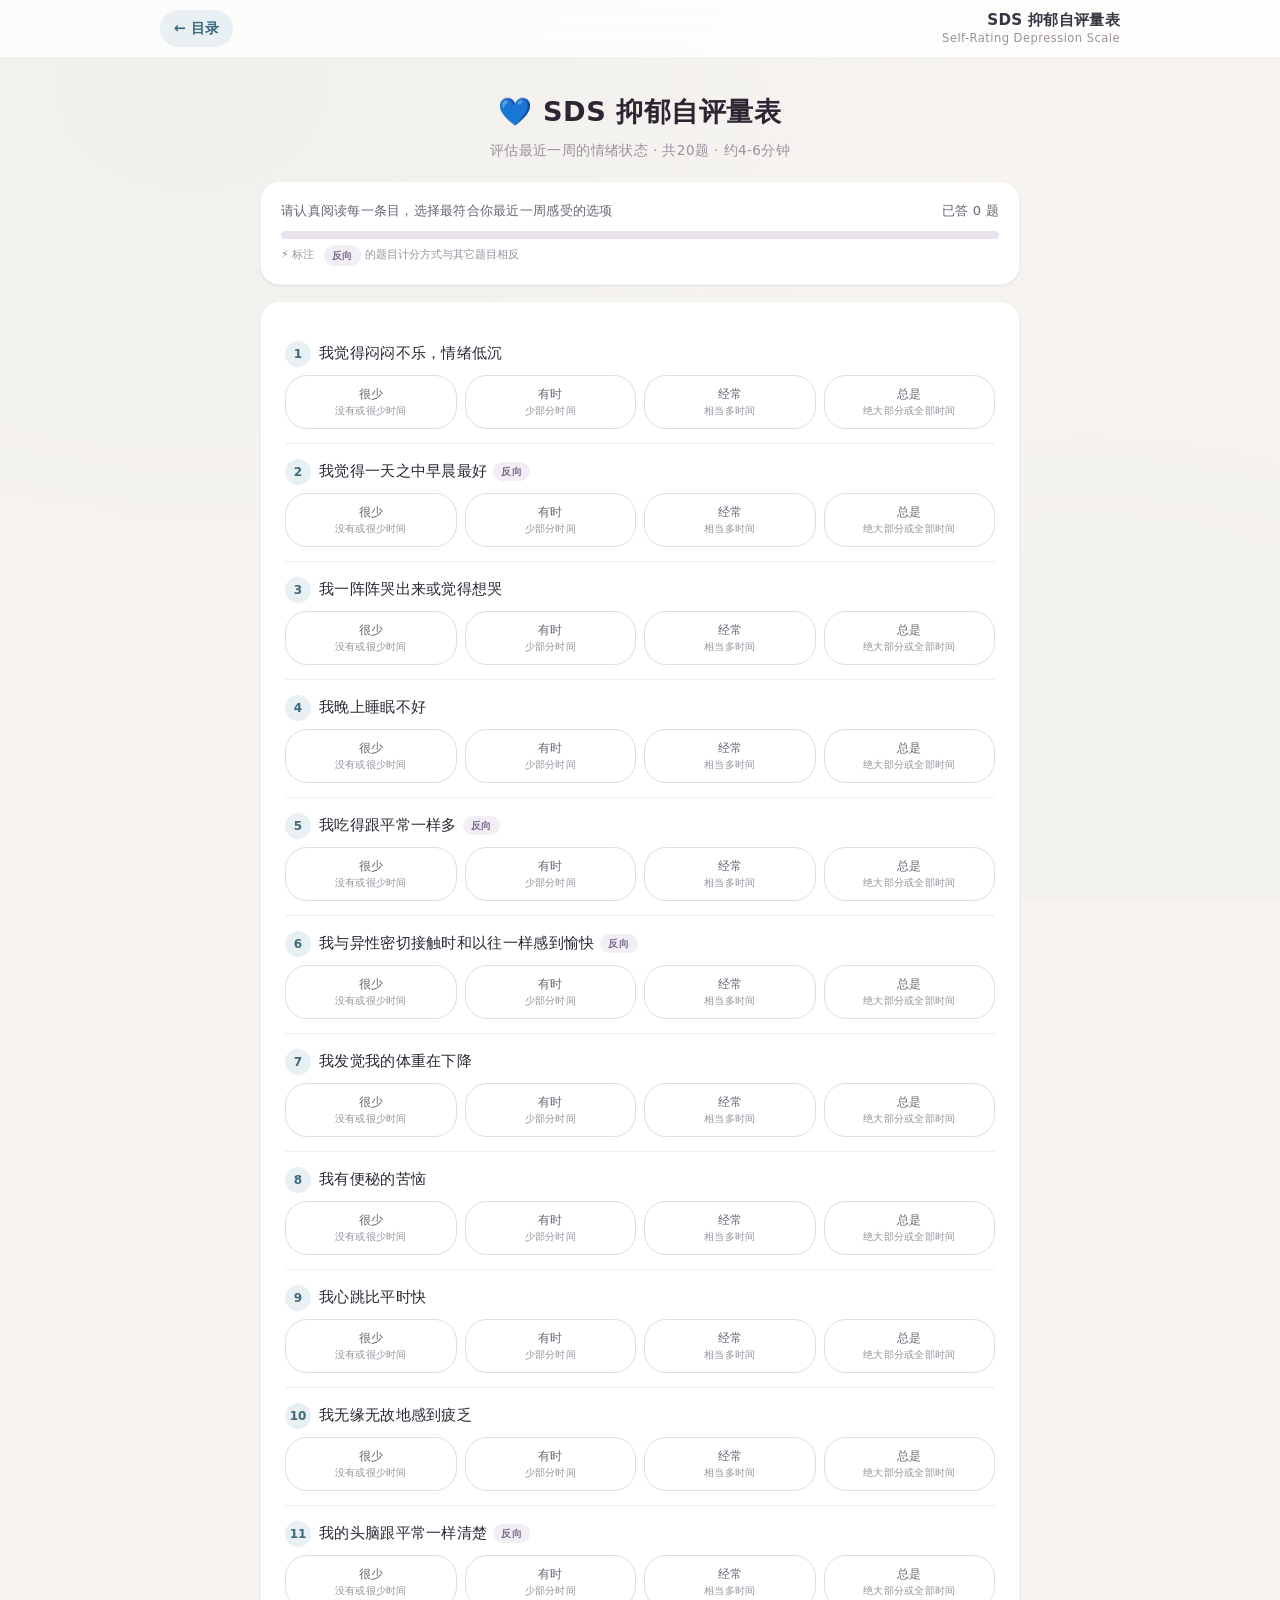
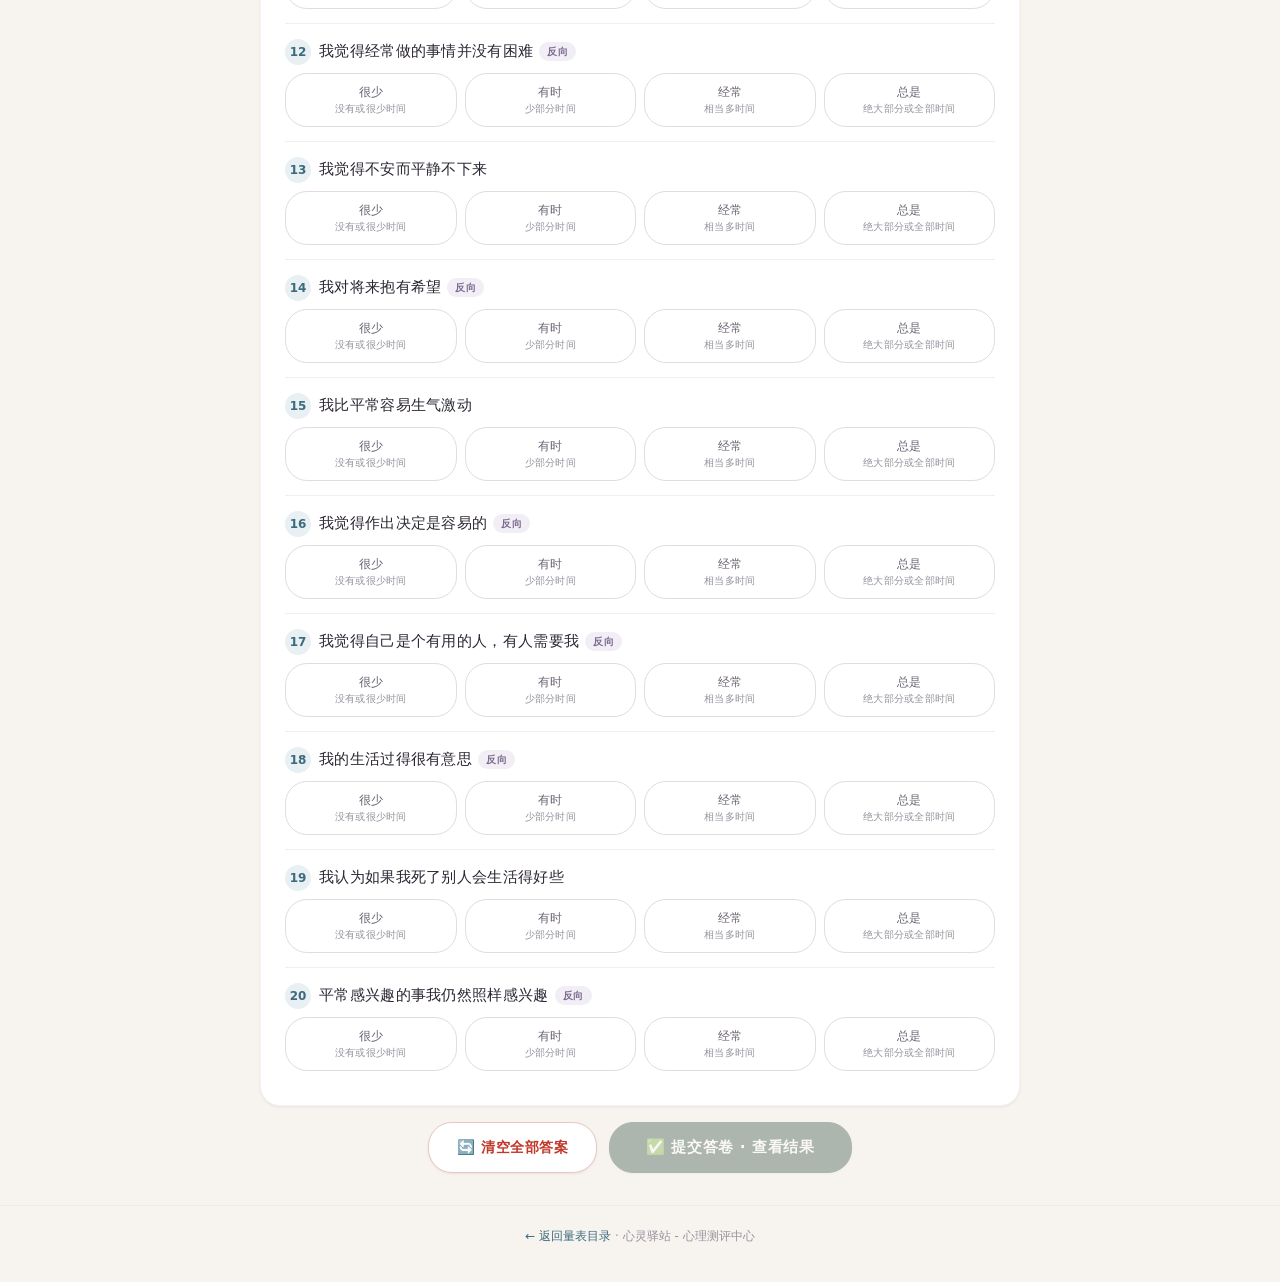
<file: sds.html>
<!DOCTYPE html>
<html lang="zh-CN">
<head>
    <meta charset="UTF-8">
    <meta name="viewport" content="width=device-width, initial-scale=1.0">
    <title>SDS 抑郁自评量表 - 心灵驿站</title>
    <link rel="stylesheet" href="common.css">
    <style>
        /* SDS 独有样式 */
        .progress-section .reverse-hint {
            font-size: 0.7rem;
            color: var(--text-muted);
            margin-top: 6px;
        }
    </style>
</head>
<body>
    <header class="top-bar">
        <div class="top-bar-inner">
            <a href="index.html" class="back-link" aria-label="返回量表目录">← 目录</a>
            <div class="scale-label">
                SDS 抑郁自评量表
                <small>Self-Rating Depression Scale</small>
            </div>
        </div>
    </header>

    <main class="container" id="mainContent">
        <div class="page-header">
            <h1>💙 SDS 抑郁自评量表</h1>
            <p class="subtitle">评估最近一周的情绪状态 · 共20题 · 约4-6分钟</p>
        </div>

        <!-- 进度区域 -->
        <div class="progress-section" id="progressSection">
            <div class="progress-info">
                <span id="progressLabel">请认真阅读每一条目，选择最符合你最近一周感受的选项</span>
                <span id="answeredCount">已答 0 题</span>
            </div>
            <div class="progress-bar-outer">
                <div class="progress-bar-inner" id="progressBar" style="width:0%;"></div>
            </div>
            <div class="reverse-hint">
                ⚡ 标注 <span class="reverse-badge">反向</span> 的题目计分方式与其它题目相反
            </div>
        </div>

        <!-- 答题卡片 -->
        <div class="questions-card" id="questionsCard"></div>

        <!-- 按钮 -->
        <div class="nav-buttons" id="navButtons">
            <button class="nav-btn clear-btn" id="btnClear">🔄 清空全部答案</button>
            <button class="nav-btn submit-btn" id="btnSubmit" disabled>✅ 提交答卷 · 查看结果</button>
        </div>

        <!-- 结果区域 -->
        <div class="results-section" id="resultsSection">
            <div class="results-header">
                <h2>📊 测评结果报告</h2>
                <span class="result-date" id="resultDate"></span>
            </div>
            <div class="result-summary" id="resultSummary"></div>
            <div id="resultLevelContainer"></div>
            <div id="crisisAlertContainer"></div>
            <div class="disclaimer">
                <span class="disclaimer-icon">⚠️</span>
                <span><strong>重要提醒：</strong>本量表为自我筛查工具，结果仅供自我参考，<strong>不能替代专业心理医生的诊断</strong>。如果你对结果感到担忧，请咨询专业医生或拨打心理援助热线 <strong>12320-5</strong>。</span>
            </div>
            <div style="text-align:center;margin-top:16px;">
                <button class="nav-btn" id="btnRetake">🔄 重新测评</button>
            </div>
        </div>
    </main>

    <div class="toast" id="toast"></div>

    <footer class="footer">
        <a href="index.html">← 返回量表目录</a> · 心灵驿站 - 心理测评中心
    </footer>

    <script src="common.js"></script>
    <script>
        (function() {
            // SDS 题目数据 (20题)
            var questions = [
                { id: 1, text: '我觉得闷闷不乐，情绪低沉', reversed: false },
                { id: 2, text: '我觉得一天之中早晨最好', reversed: true },
                { id: 3, text: '我一阵阵哭出来或觉得想哭', reversed: false },
                { id: 4, text: '我晚上睡眠不好', reversed: false },
                { id: 5, text: '我吃得跟平常一样多', reversed: true },
                { id: 6, text: '我与异性密切接触时和以往一样感到愉快', reversed: true },
                { id: 7, text: '我发觉我的体重在下降', reversed: false },
                { id: 8, text: '我有便秘的苦恼', reversed: false },
                { id: 9, text: '我心跳比平时快', reversed: false },
                { id: 10, text: '我无缘无故地感到疲乏', reversed: false },
                { id: 11, text: '我的头脑跟平常一样清楚', reversed: true },
                { id: 12, text: '我觉得经常做的事情并没有困难', reversed: true },
                { id: 13, text: '我觉得不安而平静不下来', reversed: false },
                { id: 14, text: '我对将来抱有希望', reversed: true },
                { id: 15, text: '我比平常容易生气激动', reversed: false },
                { id: 16, text: '我觉得作出决定是容易的', reversed: true },
                { id: 17, text: '我觉得自己是个有用的人，有人需要我', reversed: true },
                { id: 18, text: '我的生活过得很有意思', reversed: true },
                { id: 19, text: '我认为如果我死了别人会生活得好些', reversed: false },
                { id: 20, text: '平常感兴趣的事我仍然照样感兴趣', reversed: true },
            ];

            var options = [
                { label: '没有或很少时间', short: '很少', scoreForward: 1 },
                { label: '少部分时间', short: '有时', scoreForward: 2 },
                { label: '相当多时间', short: '经常', scoreForward: 3 },
                { label: '绝大部分或全部时间', short: '总是', scoreForward: 4 },
            ];

            var engine = new ScaleEngine({
                questions: questions,
                options: options,
                storageKey: 'sds_answers',
                scaleName: 'SDS 抑郁自评量表',
                onSubmit: function(eng) {
                    // 计算原始总分
                    var rawScore = 0;
                    eng.questions.forEach(function(q) {
                        rawScore += eng.getScore(q, eng.answers[q.id]);
                    });
                    // 标准分 = 原始分 * 1.25
                    var standardScore = Math.round(rawScore * 1.25);

                    // 分级
                    var levelText, levelClass;
                    if (standardScore < 50) {
                        levelText = '正常范围';
                        levelClass = 'normal';
                    } else if (standardScore <= 59) {
                        levelText = '轻度抑郁';
                        levelClass = 'mild';
                    } else if (standardScore <= 69) {
                        levelText = '中度抑郁';
                        levelClass = 'moderate';
                    } else {
                        levelText = '重度抑郁';
                        levelClass = 'severe';
                    }

                    var warning = standardScore >= 50;
                    eng.resultSummary.innerHTML =
                        '<div class="result-stat ' + (warning ? 'warning' : '') + '">' +
                            '<div class="stat-val">' + rawScore + '</div>' +
                            '<div class="stat-lbl">原始总分 (20-80)</div>' +
                        '</div>' +
                        '<div class="result-stat ' + (warning ? 'warning' : '') + '">' +
                            '<div class="stat-val">' + standardScore + '</div>' +
                            '<div class="stat-lbl">标准分 (原始分×1.25)</div>' +
                        '</div>';

                    eng.resultLevelContainer.innerHTML =
                        '<div class="result-level ' + levelClass + '">' + levelText + '</div>';

                    // 危机预警：第19题（认为如果我死了别人会生活得好些）得分偏高
                    var q19Fwd = eng.answers[19];
                    var crisisHTML = '';
                    if (q19Fwd && q19Fwd >= 3) {
                        crisisHTML =
                            '<div class="crisis-alert">' +
                                '<span class="crisis-icon">🆘</span>' +
                                '<div>' +
                                    '<strong>危机提醒：</strong>你在涉及生命意义的题目上得分较高，如果你正在经历情绪困扰或有伤害自己的想法，请<strong>立即</strong>寻求帮助。<br>' +
                                    '📞 <strong>全国心理援助热线：12320-5</strong>　|　📞 <strong>北京心理危机干预中心：010-82951332</strong>' +
                                '</div>' +
                            '</div>';
                    }
                    eng.crisisAlertContainer.innerHTML = crisisHTML;

                    eng.lockAnswerArea();
                    eng.showResults();
                }
            });

            engine.init();
        })();
    </script>
</body>
</html>
</file>
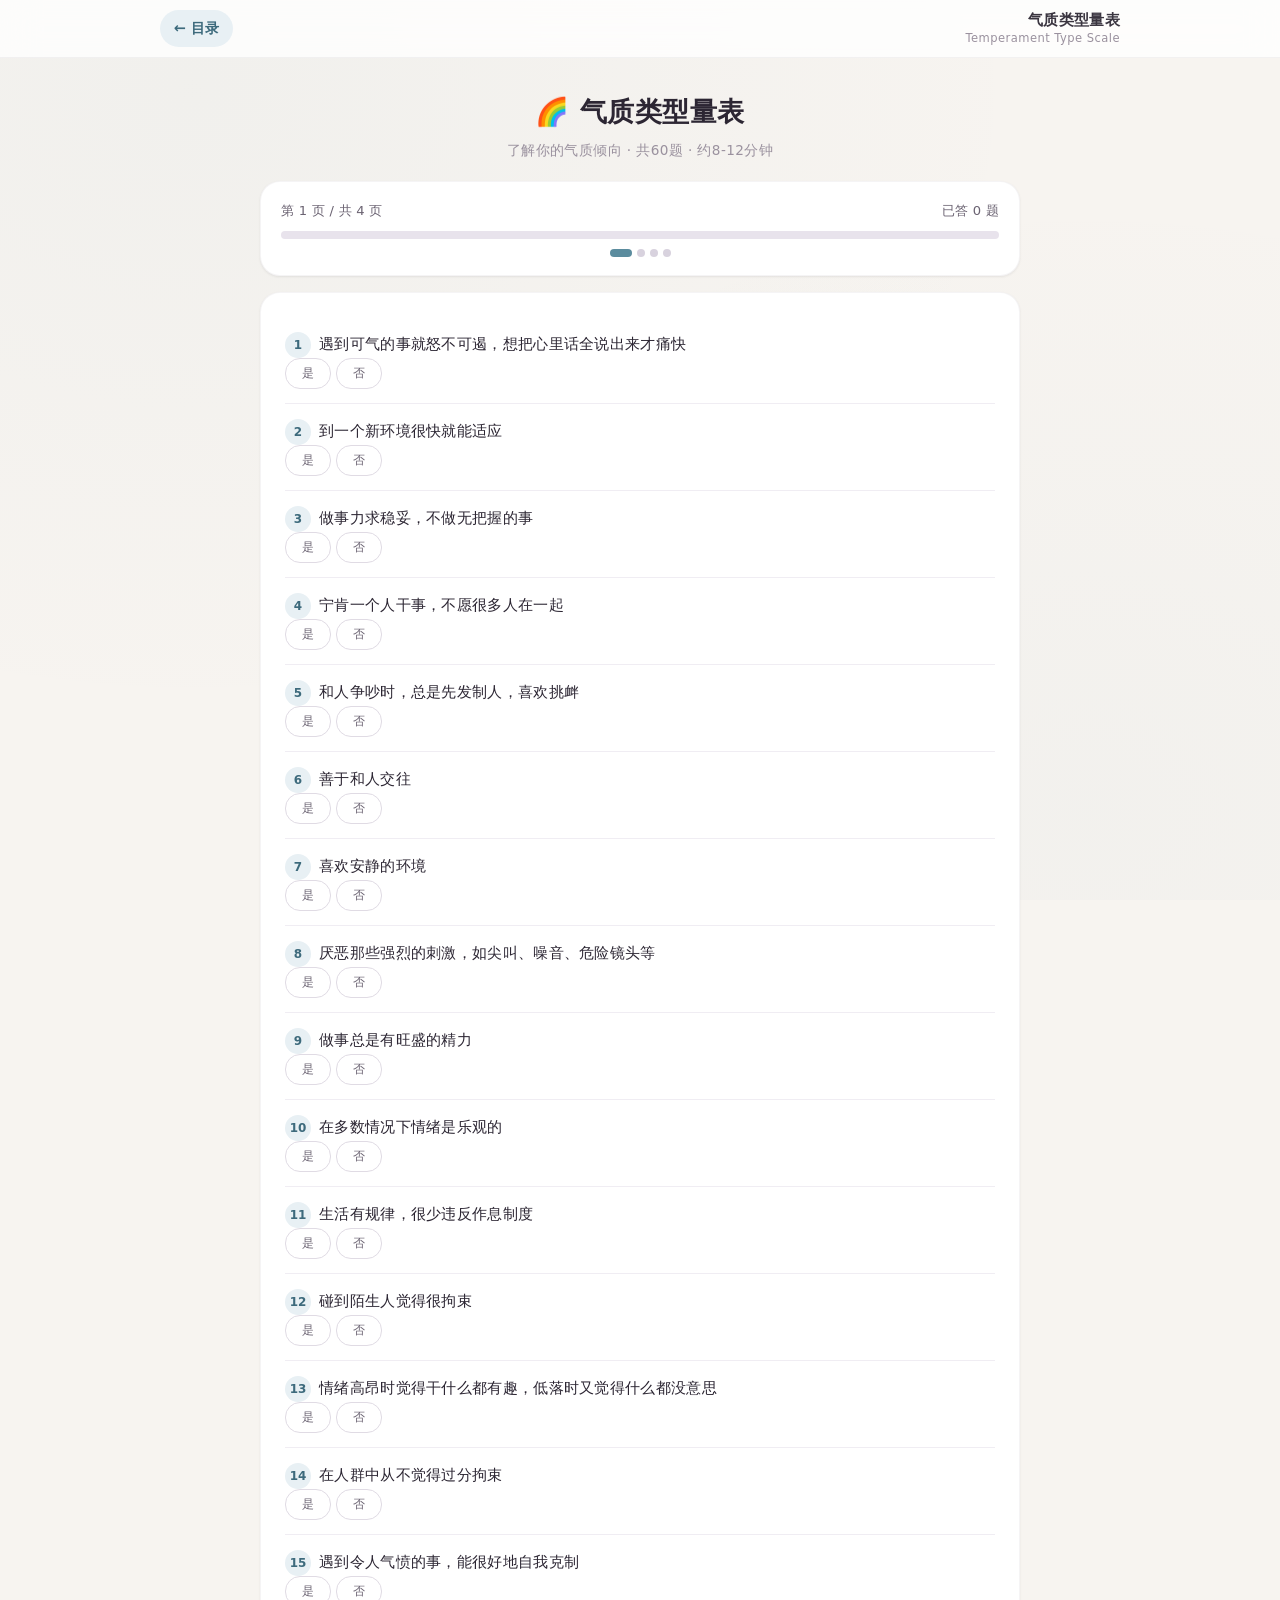
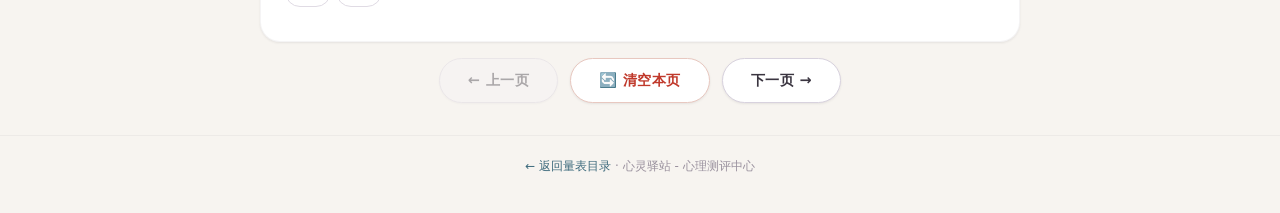
<file: temperament.html>
<!DOCTYPE html>
<html lang="zh-CN">
<head>
    <meta charset="UTF-8">
    <meta name="viewport" content="width=device-width, initial-scale=1.0">
    <title>气质类型量表 - 心灵驿站</title>
    <link rel="stylesheet" href="common.css">
    <style>
        :root {
            --choleric: #c0392b;
            --choleric-light: #fdecea;
            --choleric-tag: #f5c6c0;
            --sanguine: #d4a843;
            --sanguine-light: #fef9f0;
            --sanguine-tag: #f0e0b8;
            --phlegmatic: #4a8c6f;
            --phlegmatic-light: #eaf5ef;
            --phlegmatic-tag: #c5e0d2;
            --melancholic: #5b6d9e;
            --melancholic-light: #eef1f8;
            --melancholic-tag: #d0d6ec;
        }
        .page-dots {
            display: flex;
            gap: 5px;
            flex-wrap: wrap;
            margin-top: 10px;
            justify-content: center;
        }
        .page-dot {
            width: 8px;
            height: 8px;
            border-radius: 50%;
            background: #d8d2de;
            cursor: pointer;
            border: none;
            padding: 0;
            transition: var(--transition);
        }
        .page-dot.completed {
            background: #a0c4d1;
        }
        .page-dot.active {
            background: var(--primary);
            width: 22px;
            border-radius: 10px;
        }
        .options-mini {
            display: flex;
            gap: 5px;
            flex-shrink: 0;
        }
        .option-pill {
            padding: 6px 16px;
            border-radius: 15px;
            border: 1.5px solid #e0dbe4;
            background: #fff;
            cursor: pointer;
            font-size: 0.75rem;
            font-weight: 500;
            color: var(--text-secondary);
            transition: var(--transition);
            user-select: none;
            -webkit-tap-highlight-color: transparent;
            white-space: nowrap;
        }
        .option-pill:hover {
            border-color: #c5bdd0;
            background: #faf9fb;
        }
        .option-pill.selected-yes {
            background: var(--primary);
            color: #fff;
            border-color: var(--primary);
            font-weight: 600;
        }
        .option-pill.selected-no {
            background: #e8e3ec;
            color: #5a4e66;
            border-color: #c5bdd0;
            font-weight: 600;
        }
        .nav-btn.submit-btn {
            background: #3d5a4f;
            color: #fff;
            border-color: #3d5a4f;
        }
        .nav-btn.submit-btn:hover:not(:disabled) {
            background: #2f4840;
        }
        .type-grid {
            display: grid;
            grid-template-columns: repeat(auto-fit, minmax(200px, 1fr));
            gap: 12px;
            margin-bottom: 20px;
        }
        .type-card {
            border-radius: var(--radius);
            padding: 16px;
            text-align: center;
            border: 1px solid rgba(58, 53, 64, 0.08);
        }
        .type-card.choleric {
            background: var(--choleric-light);
            border-color: var(--choleric-tag);
        }
        .type-card.sanguine {
            background: var(--sanguine-light);
            border-color: var(--sanguine-tag);
        }
        .type-card.phlegmatic {
            background: var(--phlegmatic-light);
            border-color: var(--phlegmatic-tag);
        }
        .type-card.melancholic {
            background: var(--melancholic-light);
            border-color: var(--melancholic-tag);
        }
        .type-card .type-icon {
            font-size: 1.8rem;
            margin-bottom: 2px;
        }
        .type-card .type-name {
            font-weight: 700;
            font-size: 0.9rem;
            margin-bottom: 2px;
        }
        .type-card .type-eng {
            font-size: 0.65rem;
            color: var(--text-muted);
            margin-bottom: 6px;
            letter-spacing: 0.03em;
        }
        .type-card .type-score {
            font-size: 1.5rem;
            font-weight: 700;
        }
        .type-card .type-max {
            font-size: 0.65rem;
            color: var(--text-muted);
        }
        .type-card .type-badge {
            display: inline-block;
            padding: 4px 12px;
            border-radius: 12px;
            font-size: 0.7rem;
            font-weight: 700;
            letter-spacing: 0.03em;
            margin-top: 4px;
        }
        .badge-typical {
            background: #d4e6ef;
            color: #2c5668;
        }
        .badge-tendency {
            background: #fef9f0;
            color: #8b6919;
        }
        .badge-none {
            background: #f0edf3;
            color: #6b6372;
        }
        .result-conclusion {
            background: #faf8fc;
            border-radius: var(--radius);
            padding: 18px;
            text-align: center;
            border: 1px solid #eeeaf2;
            margin: 16px 0;
        }
        .result-conclusion .conclusion-title {
            font-weight: 700;
            font-size: 1rem;
            color: #2c2633;
        }
        .result-conclusion .conclusion-text {
            font-size: 0.85rem;
            color: var(--text-secondary);
            line-height: 1.6;
            margin-top: 6px;
        }
        @media (max-width: 600px) {
            .option-pill {
                padding: 5px 12px;
                font-size: 0.7rem;
            }
            .type-grid {
                grid-template-columns: 1fr 1fr;
                gap: 8px;
            }
        }
    </style>
</head>
<body>
    <header class="top-bar">
        <div class="top-bar-inner">
            <a href="index.html" class="back-link" aria-label="返回量表目录">← 目录</a>
            <div class="scale-label">
                气质类型量表
                <small>Temperament Type Scale</small>
            </div>
        </div>
    </header>

    <main class="container">
        <div class="page-header">
            <h1>🌈 气质类型量表</h1>
            <p class="subtitle">了解你的气质倾向 · 共60题 · 约8-12分钟</p>
        </div>

        <div class="progress-section" id="progressSection">
            <div class="progress-info">
                <span id="progressLabel">第 1 页 / 共 4 页（每页15题）</span>
                <span id="answeredCount">已答 0 题</span>
            </div>
            <div class="progress-bar-outer">
                <div class="progress-bar-inner" id="progressBar" style="width:0%;"></div>
            </div>
            <div class="page-dots" id="pageDots"></div>
        </div>

        <div class="questions-card" id="questionsCard"></div>

        <div class="nav-buttons" id="navButtons">
            <button class="nav-btn" id="btnPrev" disabled>← 上一页</button>
            <button class="nav-btn clear-btn" id="btnClearPage">🔄 清空本页</button>
            <button class="nav-btn" id="btnNext">下一页 →</button>
        </div>
        <div class="nav-buttons" id="submitRow" style="display:none;justify-content:center;">
            <button class="nav-btn submit-btn" id="btnSubmit" disabled>✅ 提交答卷 · 查看结果</button>
        </div>

        <div class="results-section" id="resultsSection">
            <div class="results-header">
                <h2>🧬 气质类型测评结果</h2>
                <span class="result-date" id="resultDate"></span>
            </div>
            <div class="type-grid" id="typeGrid"></div>
            <div class="result-conclusion" id="resultConclusion"></div>
            <div class="disclaimer">
                <span class="disclaimer-icon">⚠️</span>
                <span><strong>重要提醒：</strong>气质类型理论源自古代医学，本测试为趣味性自评工具，结果仅供自我了解和参考。气质没有好坏之分，每种类型都有其独特的优势和特点。<strong>本测试不能替代专业心理评估</strong>。</span>
            </div>
            <div style="text-align:center;margin-top:16px;">
                <button class="nav-btn" id="btnRetake">🔄 重新测评</button>
            </div>
        </div>
    </main>

    <div class="toast" id="toast"></div>

    <footer class="footer">
        <a href="index.html">← 返回量表目录</a> · 心灵驿站 - 心理测评中心
    </footer>

    <script>
        (function() {
            // 气质类型量表 - 60题（混合排列）
            const questions = [
                // 第1页 (1-15)
                { id: 1, text: '遇到可气的事就怒不可遏，想把心里话全说出来才痛快', type: 'choleric' },
                { id: 2, text: '到一个新环境很快就能适应', type: 'sanguine' },
                { id: 3, text: '做事力求稳妥，不做无把握的事', type: 'phlegmatic' },
                { id: 4, text: '宁肯一个人干事，不愿很多人在一起', type: 'melancholic' },
                { id: 5, text: '和人争吵时，总是先发制人，喜欢挑衅', type: 'choleric' },
                { id: 6, text: '善于和人交往', type: 'sanguine' },
                { id: 7, text: '喜欢安静的环境', type: 'phlegmatic' },
                { id: 8, text: '厌恶那些强烈的刺激，如尖叫、噪音、危险镜头等', type: 'melancholic' },
                { id: 9, text: '做事总是有旺盛的精力', type: 'choleric' },
                { id: 10, text: '在多数情况下情绪是乐观的', type: 'sanguine' },
                { id: 11, text: '生活有规律，很少违反作息制度', type: 'phlegmatic' },
                { id: 12, text: '碰到陌生人觉得很拘束', type: 'melancholic' },
                { id: 13, text: '情绪高昂时觉得干什么都有趣，低落时又觉得什么都没意思', type: 'choleric' },
                { id: 14, text: '在人群中从不觉得过分拘束', type: 'sanguine' },
                { id: 15, text: '遇到令人气愤的事，能很好地自我克制', type: 'phlegmatic' },
                // 第2页 (16-30)
                { id: 16, text: '遇到问题常常举棋不定，优柔寡断', type: 'melancholic' },
                { id: 17, text: '对学习、工作、事业怀有很高的热情', type: 'choleric' },
                { id: 18, text: '理解问题总是比别人快', type: 'sanguine' },
                { id: 19, text: '当注意力集中于一事物时，别的事很难使我分心', type: 'phlegmatic' },
                { id: 20, text: '碰到危险情景，常有一种极度恐怖感', type: 'melancholic' },
                { id: 21, text: '喜欢参加热烈的活动', type: 'choleric' },
                { id: 22, text: '符合兴趣的事干起来劲头十足，否则就不想干', type: 'sanguine' },
                { id: 23, text: '能够长时间做枯燥、单调的工作', type: 'phlegmatic' },
                { id: 24, text: '一点小事就能引起情绪波动', type: 'melancholic' },
                { id: 25, text: '宁愿侃侃而谈，不愿窃窃私语', type: 'choleric' },
                { id: 26, text: '讨厌那种需要耐心和细致的工作', type: 'sanguine' },
                { id: 27, text: '与人交往不卑不亢', type: 'phlegmatic' },
                { id: 28, text: '爱看感情细腻、描写人物内心活动的文学作品', type: 'melancholic' },
                { id: 29, text: '认准一个目标就希望尽快实现，不达目的誓不罢休', type: 'choleric' },
                { id: 30, text: '工作学习时间长了，常感到厌倦', type: 'sanguine' },
                // 第3页 (31-45)
                { id: 31, text: '理解问题常比别人慢些', type: 'phlegmatic' },
                { id: 32, text: '别人说我总是闷闷不乐', type: 'melancholic' },
                { id: 33, text: '做事有些莽撞，常常不考虑后果', type: 'choleric' },
                { id: 34, text: '疲倦时只要短暂休息就能精神抖擞', type: 'sanguine' },
                { id: 35, text: '不喜欢长时间谈论一个问题，愿意实际动手干', type: 'phlegmatic' },
                { id: 36, text: '心里有话宁愿自己想，不愿说出来', type: 'melancholic' },
                { id: 37, text: '喜欢运动量大的剧烈体育活动', type: 'choleric' },
                { id: 38, text: '能够很快地忘记那些不愉快的事情', type: 'sanguine' },
                { id: 39, text: '老师讲新知识时，总希望讲慢些，多重复几遍', type: 'phlegmatic' },
                { id: 40, text: '学习同样一段时间后，常比别人更疲倦', type: 'melancholic' },
                { id: 41, text: '爱看情节起伏跌宕、激动人心的小说', type: 'choleric' },
                { id: 42, text: '接受一个任务后，就希望把它迅速完成', type: 'sanguine' },
                { id: 43, text: '不能很快地把注意力从一件事转移到另一件事上', type: 'phlegmatic' },
                { id: 44, text: '做作业或完成一件工作总比别人花的时间多', type: 'melancholic' },
                { id: 45, text: '和周围人们的关系总是相处不好', type: 'choleric' },
                // 第4页 (46-60)
                { id: 46, text: '能够同时注意几件事情', type: 'sanguine' },
                { id: 47, text: '认为墨守成规比冒风险强些', type: 'phlegmatic' },
                { id: 48, text: '烦闷时别人很难使我高兴起来', type: 'melancholic' },
                { id: 49, text: '别人说我"出语伤人"，可我并不觉得这样', type: 'choleric' },
                { id: 50, text: '希望做变化大、花样多的工作', type: 'sanguine' },
                { id: 51, text: '对工作抱认真严谨、始终一贯的态度', type: 'phlegmatic' },
                { id: 52, text: '喜欢复习学过的知识，重复做已经掌握的工作', type: 'melancholic' },
                { id: 53, text: '兴奋的事常使我失眠', type: 'choleric' },
                { id: 54, text: '反应敏捷，头脑机智', type: 'sanguine' },
                { id: 55, text: '在体育活动中，常因反应慢而落后', type: 'phlegmatic' },
                { id: 56, text: '小时候会背的诗歌，似乎比别人记得更清楚', type: 'melancholic' },
                { id: 57, text: '羡慕那种善于克制自己感情的人', type: 'choleric' },
                { id: 58, text: '假如工作枯燥无味，马上就会情绪低落', type: 'sanguine' },
                { id: 59, text: '喜欢有条理而不甚麻烦的工作', type: 'phlegmatic' },
                { id: 60, text: '老师讲新概念常常听不懂，但弄懂后很难忘记', type: 'melancholic' },
            ];

            const QUESTIONS_PER_PAGE = 15;
            const TOTAL_PAGES = Math.ceil(questions.length / QUESTIONS_PER_PAGE); // 4

            // 气质类型信息
            const typeInfo = {
                choleric: {
                    name: '胆汁质',
                    eng: 'Choleric',
                    icon: '🔥',
                    cssClass: 'choleric',
                    desc: '精力旺盛，热情直率，做事果断，但容易冲动，脾气急躁，情绪变化剧烈。优点包括积极主动、勇敢果断；不足是可能缺乏耐心、容易发怒。',
                },
                sanguine: {
                    name: '多血质',
                    eng: 'Sanguine',
                    icon: '🌻',
                    cssClass: 'sanguine',
                    desc: '活泼好动，反应迅速，善于交际，适应能力强，但注意力容易转移，兴趣多变。优点是乐观开朗、灵活机敏；不足是可能缺乏持久性、容易浮躁。',
                },
                phlegmatic: {
                    name: '黏液质',
                    eng: 'Phlegmatic',
                    icon: '💧',
                    cssClass: 'phlegmatic',
                    desc: '安静稳重，沉着坚定，善于克制，生活有规律，但反应较慢，不够灵活。优点是踏实可靠、有耐心；不足是可能过于保守、缺乏活力。',
                },
                melancholic: {
                    name: '抑郁质',
                    eng: 'Melancholic',
                    icon: '🌙',
                    cssClass: 'melancholic',
                    desc: '情感细腻，观察敏锐，体验深刻，但敏感多疑，容易忧虑，行动迟缓。优点是富有同理心、思考深入；不足是可能过于内向、容易陷入负面情绪。',
                },
            };

            // 状态
            let answers = {}; // { questionId: true(是) / false(否) }
            let currentPage = 1;
            const saved = localStorage.getItem('temperament_answers');
            if (saved) {
                try {
                    const p = JSON.parse(saved);
                    if (p && typeof p === 'object') answers = p;
                } catch (e) { answers = {}; }
            }

            const questionsCard = document.getElementById('questionsCard');
            const progressBar = document.getElementById('progressBar');
            const answeredCountEl = document.getElementById('answeredCount');
            const progressLabel = document.getElementById('progressLabel');
            const pageDotsEl = document.getElementById('pageDots');
            const btnPrev = document.getElementById('btnPrev');
            const btnNext = document.getElementById('btnNext');
            const btnClearPage = document.getElementById('btnClearPage');
            const btnSubmit = document.getElementById('btnSubmit');
            const submitRow = document.getElementById('submitRow');
            const navButtons = document.getElementById('navButtons');
            const resultsSection = document.getElementById('resultsSection');
            const typeGrid = document.getElementById('typeGrid');
            const resultConclusion = document.getElementById('resultConclusion');
            const resultDate = document.getElementById('resultDate');
            const btnRetake = document.getElementById('btnRetake');
            const toast = document.getElementById('toast');
            const progressSection = document.getElementById('progressSection');

            let toastTimer;

            function showToast(msg) {
                clearTimeout(toastTimer);
                toast.textContent = msg;
                toast.classList.add('show');
                toastTimer = setTimeout(() => toast.classList.remove('show'), 2000);
            }

            function saveAnswers() { localStorage.setItem('temperament_answers', JSON.stringify(answers)); }

            function renderPageDots() {
                let html = '';
                for (let i = 1; i <= TOTAL_PAGES; i++) {
                    let cls = 'page-dot';
                    if (i === currentPage) cls += ' active';
                    const start = (i - 1) * QUESTIONS_PER_PAGE;
                    const end = Math.min(i * QUESTIONS_PER_PAGE, questions.length);
                    let hasAnswer = false;
                    for (let j = start; j < end; j++) {
                        if (answers[questions[j].id] !== undefined) { hasAnswer = true; break; }
                    }
                    if (hasAnswer && i !== currentPage) cls += ' completed';
                    html += `<button class="${cls}" data-page="${i}" aria-label="跳转到第${i}页" title="第${i}页"></button>`;
                }
                pageDotsEl.innerHTML = html;
                pageDotsEl.querySelectorAll('.page-dot').forEach(dot => {
                    dot.addEventListener('click', function() {
                        const p = parseInt(this.getAttribute('data-page'));
                        if (p !== currentPage) { currentPage = p;
                            renderCurrentPage(); }
                    });
                });
            }

            function renderCurrentPage() {
                const start = (currentPage - 1) * QUESTIONS_PER_PAGE;
                const end = Math.min(start + QUESTIONS_PER_PAGE, questions.length);
                const pageQuestions = questions.slice(start, end);
                let html = '';
                pageQuestions.forEach(q => {
                    const ans = answers[q.id];
                    const isAnswered = ans !== undefined;
                    const answeredClass = isAnswered ? ' answered' : '';
                    html += `<div class="question-item${answeredClass}">`;
                    html += `<span class="question-num">${q.id}</span>`;
                    html += `<span class="question-text">${q.text}</span>`;
                    html += `<div class="options-mini">`;
                    html +=
                        `<button class="option-pill${isAnswered && ans === true ? ' selected-yes' : ''}" data-qid="${q.id}" data-val="1">是</button>`;
                    html +=
                        `<button class="option-pill${isAnswered && ans === false ? ' selected-no' : ''}" data-qid="${q.id}" data-val="0">否</button>`;
                    html += `</div></div>`;
                });
                questionsCard.innerHTML = html;

                questionsCard.querySelectorAll('.option-pill').forEach(btn => {
                    btn.addEventListener('click', function() {
                        const qid = parseInt(this.getAttribute('data-qid'));
                        const val = this.getAttribute('data-val') === '1';
                        if (answers[qid] === val) {
                            delete answers[qid];
                        } else {
                            answers[qid] = val;
                        }
                        saveAnswers();
                        renderCurrentPage();
                        updateProgress();
                    });
                });
                updateProgress();
                renderPageDots();
                questionsCard.scrollIntoView({ behavior: 'smooth', block: 'start' });
                window.scrollBy(0, -70);
            }

            function updateProgress() {
                const total = questions.length;
                const answered = Object.keys(answers).length;
                const pct = Math.round((answered / total) * 100);
                progressBar.style.width = pct + '%';
                answeredCountEl.textContent = `已答 ${answered} 题`;
                progressLabel.textContent = `第 ${currentPage} 页 / 共 ${TOTAL_PAGES} 页`;
                btnPrev.disabled = currentPage === 1;
                if (currentPage === TOTAL_PAGES) {
                    btnNext.style.display = 'none';
                    submitRow.style.display = 'flex';
                } else {
                    btnNext.style.display = '';
                    submitRow.style.display = 'none';
                }
                btnSubmit.disabled = answered < total;
                if (answered === total && currentPage === TOTAL_PAGES) btnSubmit.disabled = false;
                renderPageDots();
            }

            function clearCurrentPage() {
                const start = (currentPage - 1) * QUESTIONS_PER_PAGE;
                const end = Math.min(start + QUESTIONS_PER_PAGE, questions.length);
                let cleared = false;
                for (let i = start; i < end; i++) {
                    if (answers[questions[i].id] !== undefined) { delete answers[questions[i].id];
                        cleared = true; }
                }
                if (cleared) { saveAnswers();
                    showToast('已清空本页答案'); } else { showToast('本页暂无已选答案'); }
                renderCurrentPage();
                updateProgress();
            }

            function submitAndShow() {
                const total = questions.length;
                if (Object.keys(answers).length < total) { showToast('请完成全部60道题目'); return; }

                // 计算各类型得分
                const scores = { choleric: 0, sanguine: 0, phlegmatic: 0, melancholic: 0 };
                questions.forEach(q => {
                    if (answers[q.id] === true) scores[q.type]++;
                });

                // 判断结果
                const maxScore = Math.max(...Object.values(scores));
                const typicalTypes = []; // ≥10分
                const tendencyTypes = []; // 7-9分
                for (const [t, s] of Object.entries(scores)) {
                    if (s >= 10) typicalTypes.push(t);
                    else if (s >= 7) tendencyTypes.push(t);
                }

                let conclusionTitle, conclusionText;
                if (typicalTypes.length === 1) {
                    const t = typicalTypes[0];
                    conclusionTitle = `典型${typeInfo[t].name}`;
                    conclusionText = `你的气质类型非常鲜明，属于典型的<b>${typeInfo[t].name}</b>。${typeInfo[t].desc}`;
                } else if (typicalTypes.length >= 2) {
                    const names = typicalTypes.map(t => typeInfo[t].name).join('+');
                    conclusionTitle = `${names}混合型`;
                    conclusionText =
                        `你兼具多种气质类型的特点，属于<b>${names}混合型</b>。这说明你的气质表现比较丰富，在不同情境下可能展现不同的特质。混合型气质往往具有更强的适应性。`;
                } else if (tendencyTypes.length >= 1) {
                    const names = tendencyTypes.map(t => typeInfo[t].name).join('、');
                    conclusionTitle = `倾向于${names}`;
                    conclusionText =
                        `你的气质类型有一定的倾向性，偏向于<b>${names}</b>，但特征不是非常突出。你可能会在不同情境中表现出灵活多样的反应方式。`;
                } else {
                    conclusionTitle = '气质类型不明显';
                    conclusionText =
                        '你的各项气质得分较为均衡，没有突出的倾向。这可能意味着你的气质表现比较平衡，或者你在不同情境中能够灵活调整自己的行为方式。';
                }

                // 显示结果
                resultsSection.classList.add('visible');
                resultDate.textContent = `测评时间：${new Date().toLocaleString('zh-CN')}`;

                let gridHTML = '';
                for (const [t, info] of Object.entries(typeInfo)) {
                    const s = scores[t];
                    let badgeHTML = '';
                    if (s >= 10) badgeHTML = '<span class="type-badge badge-typical">典型</span>';
                    else if (s >= 7) badgeHTML = '<span class="type-badge badge-tendency">倾向</span>';
                    else badgeHTML = '<span class="type-badge badge-none">不明显</span>';
                    gridHTML += `
                        <div class="type-card ${info.cssClass}">
                            <div class="type-icon">${info.icon}</div>
                            <div class="type-name">${info.name}</div>
                            <div class="type-eng">${info.eng}</div>
                            <div class="type-score">${s}</div>
                            <div class="type-max">/ 15 分</div>
                            ${badgeHTML}
                        </div>`;
                }
                typeGrid.innerHTML = gridHTML;
                resultConclusion.innerHTML = `
                    <div class="conclusion-title">📋 ${conclusionTitle}</div>
                    <div class="conclusion-text">${conclusionText}</div>`;

                // 锁定
                progressSection.style.opacity = '0.5';
                questionsCard.style.opacity = '0.5';
                navButtons.style.opacity = '0.5';
                submitRow.style.opacity = '0.5';
                questionsCard.style.pointerEvents = 'none';
                navButtons.style.pointerEvents = 'none';
                submitRow.style.pointerEvents = 'none';

                saveAnswers();
                resultsSection.scrollIntoView({ behavior: 'smooth', block: 'start' });
                window.scrollBy(0, -60);
            }

            function retakeTest() {
                if (confirm('确定要清除所有答案并重新测评吗？')) {
                    answers = {};
                    currentPage = 1;
                    localStorage.removeItem('temperament_answers');
                    resultsSection.classList.remove('visible');
                    progressSection.style.opacity = '1';
                    questionsCard.style.opacity = '1';
                    navButtons.style.opacity = '1';
                    submitRow.style.opacity = '1';
                    questionsCard.style.pointerEvents = 'auto';
                    navButtons.style.pointerEvents = 'auto';
                    submitRow.style.pointerEvents = 'auto';
                    renderCurrentPage();
                    window.scrollTo({ top: 0, behavior: 'smooth' });
                }
            }

            btnPrev.addEventListener('click', () => { if (currentPage > 1) { currentPage--;
                renderCurrentPage(); } });
            btnNext.addEventListener('click', () => { if (currentPage < TOTAL_PAGES) { currentPage++;
                renderCurrentPage(); } });
            btnClearPage.addEventListener('click', clearCurrentPage);
            btnSubmit.addEventListener('click', submitAndShow);
            btnRetake.addEventListener('click', retakeTest);

            document.addEventListener('keydown', function(e) {
                if (resultsSection.classList.contains('visible')) return;
                if (e.key === 'ArrowLeft' && !e.target.closest('input,textarea')) {
                    e.preventDefault();
                    if (currentPage > 1) { currentPage--;
                        renderCurrentPage(); }
                }
                if (e.key === 'ArrowRight' && !e.target.closest('input,textarea')) {
                    e.preventDefault();
                    if (currentPage < TOTAL_PAGES) { currentPage++;
                        renderCurrentPage(); }
                }
            });

            renderCurrentPage();
            console.log('🌈 气质类型量表已就绪 · 60题 · 四气质维度评估');
        })();
    </script>
</body>
</html>
</file>
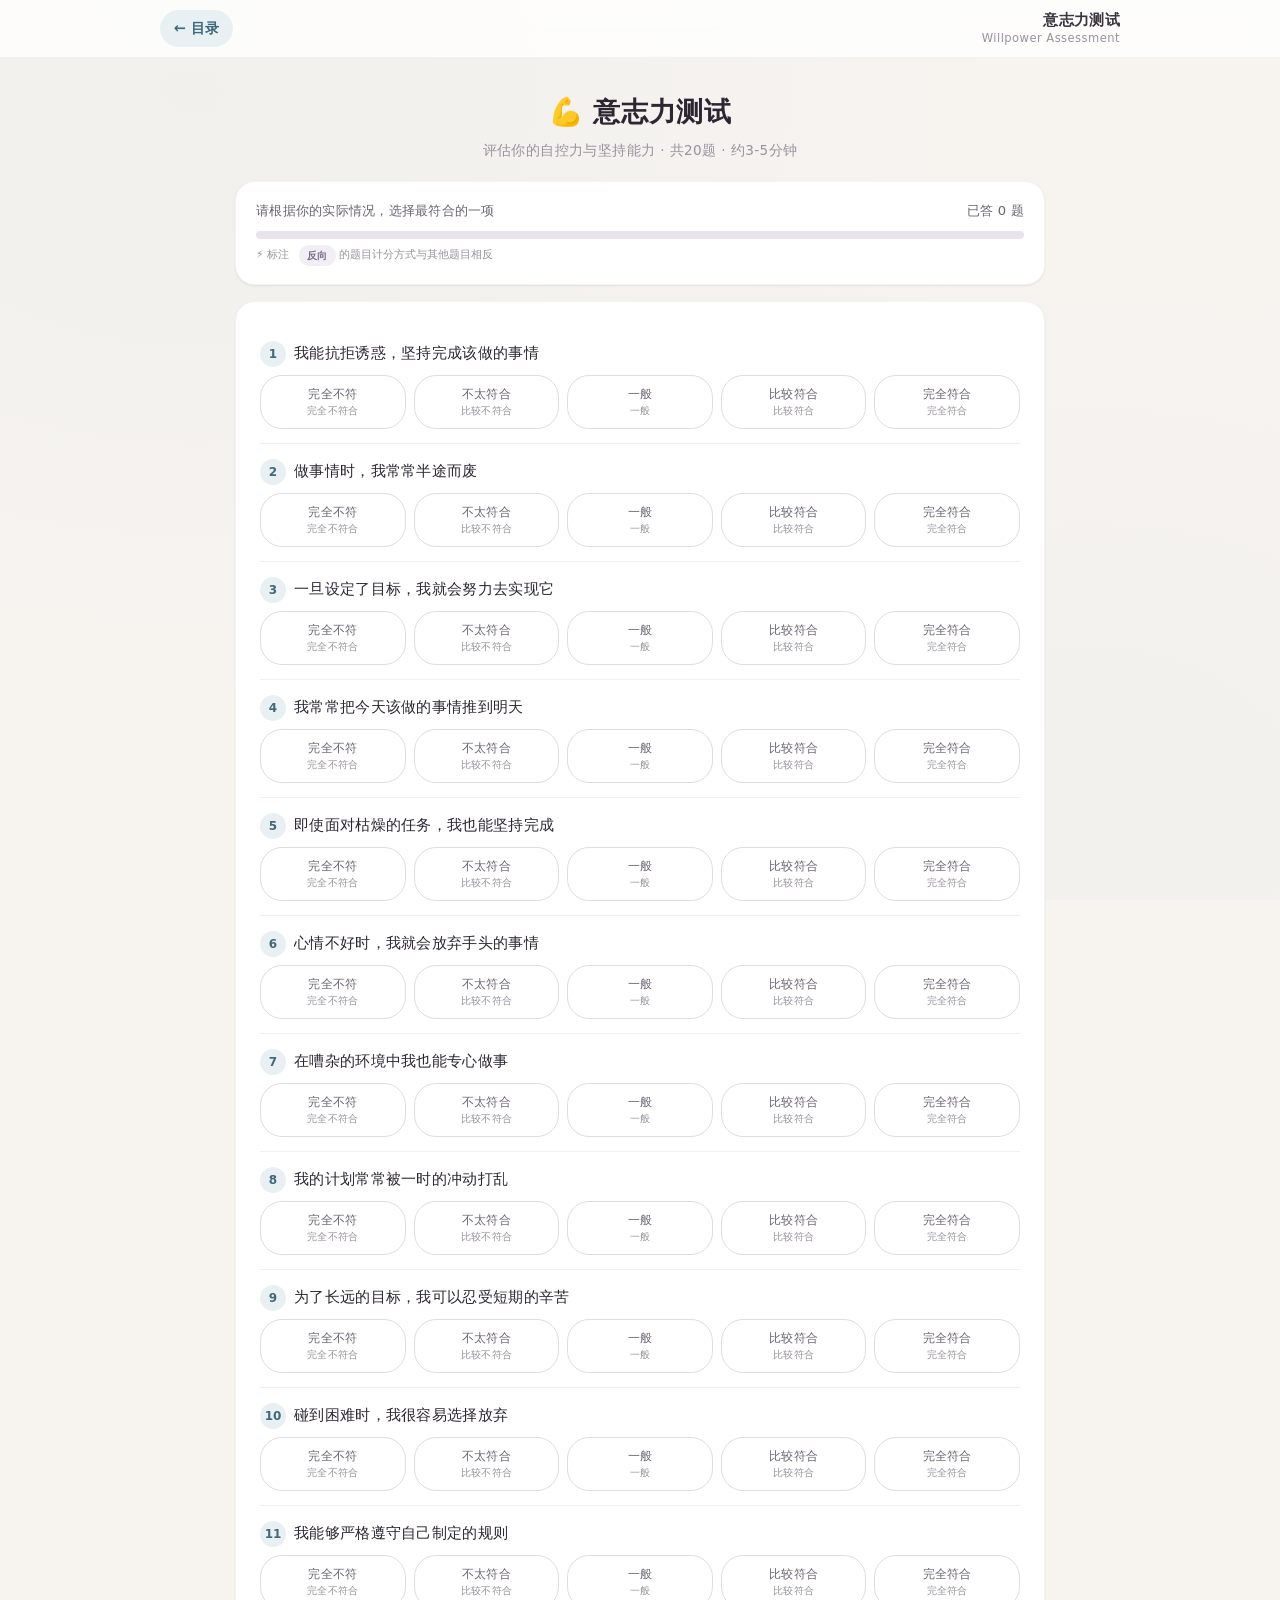
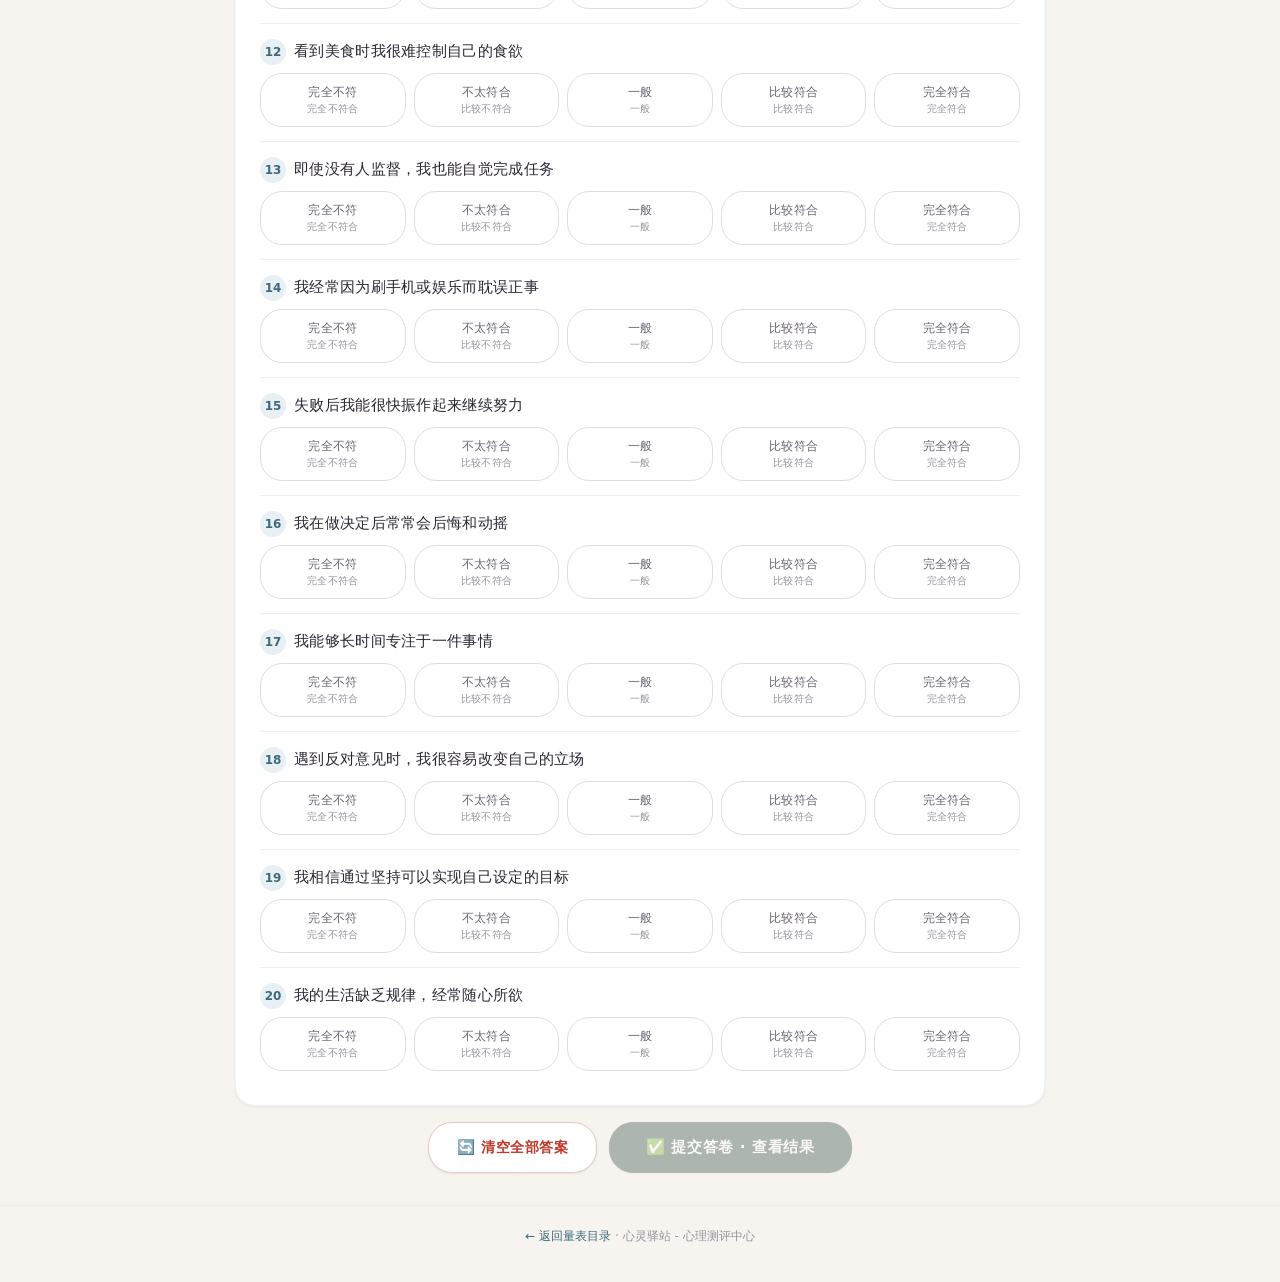
<file: willpower.html>
<!DOCTYPE html>
<html lang="zh-CN">
<head>
    <meta charset="UTF-8">
    <meta name="viewport" content="width=device-width, initial-scale=1.0">
    <title>意志力测试 - 心灵驿站</title>
    <link rel="stylesheet" href="common.css">
    <style>
        /* 意志力测试 特有样式 */
        .container { max-width: 850px; }
        .option-score { display:block; font-size:0.58rem; font-weight:400; opacity:0.7; letter-spacing:0.03em; }
        .option-btn.selected .option-score { opacity:1; }
        .result-stat.danger-stat .stat-val { color: var(--danger); }
        .result-level.strong { background: #e6f4ea; color: #3d6a4f; }
        .result-level.good { background: #eaf5ef; color: #2d5a40; }
        .result-level.moderate { background: #fef6e6; color: #8b6919; }
        .result-level.weak { background: #fef0ea; color: #8b3d1f; }
        .result-level.very-weak { background: #fdecea; color: #8b1a1a; }
        .result-desc {
            background: #faf8fc; border-radius: var(--radius); padding: 18px;
            font-size: 0.9rem; line-height: 1.7; color: var(--text);
            margin: 16px 0; border: 1px solid #eeeaf2;
        }
        .result-tips {
            background: #fef9f0; border-radius: var(--radius); padding: 16px;
            font-size: 0.85rem; line-height: 1.7; color: #6b4f20;
            margin: 12px 0; border: 1px solid #f0d89c;
        }
        .result-tips strong { color: #4a3510; }
        .disclaimer { background: #fef9f0; border: 1px solid #f0d89c; border-radius: var(--radius); padding: 14px 18px; font-size: 0.82rem; color: #8b6d3b; line-height: 1.6; margin-top: 16px; display: flex; gap: 10px; align-items: flex-start; }
        @media (max-width:600px) {
            .option-btn { padding:7px 3px; font-size:0.68rem; min-width:48px; border-radius:16px; }
            .option-score { font-size:0.55rem; }
        }
    </style>
</head>
<body>
    <header class="top-bar">
        <div class="top-bar-inner">
            <a href="index.html" class="back-link" aria-label="返回量表目录">← 目录</a>
            <div class="scale-label">
                意志力测试
                <small>Willpower Assessment</small>
            </div>
        </div>
    </header>

    <main class="container">
        <div class="page-header">
            <h1>💪 意志力测试</h1>
            <p class="subtitle">评估你的自控力与坚持能力 · 共20题 · 约3-5分钟</p>
        </div>

        <div class="progress-section" id="progressSection">
            <div class="progress-info">
                <span>请根据你的实际情况，选择最符合的一项</span>
                <span id="answeredCount">已答 0 题</span>
            </div>
            <div class="progress-bar-outer">
                <div class="progress-bar-inner" id="progressBar" style="width:0%;"></div>
            </div>
            <div style="font-size:0.68rem;color:var(--text-muted);margin-top:6px;">
                ⚡ 标注 <span class="reverse-badge">反向</span> 的题目计分方式与其他题目相反
            </div>
        </div>

        <div class="questions-card" id="questionsCard"></div>

        <div class="nav-buttons" id="navButtons">
            <button class="nav-btn clear-btn" id="btnClear">🔄 清空全部答案</button>
            <button class="nav-btn submit-btn" id="btnSubmit" disabled>✅ 提交答卷 · 查看结果</button>
        </div>

        <div class="results-section" id="resultsSection">
            <div class="results-header">
                <h2>💎 意志力测评结果</h2>
                <span class="result-date" id="resultDate"></span>
            </div>
            <div class="result-summary" id="resultSummary"></div>
            <div id="resultLevelContainer"></div>
            <div class="result-desc" id="resultDesc"></div>
            <div class="result-tips" id="resultTips"></div>
            <div class="disclaimer">
                <span class="disclaimer-icon">⚠️</span>
                <span><strong>重要提醒：</strong>本测试为意志力自评工具，结果仅供自我了解和参考。意志力是可以通过训练提升的，<strong>分数不理想不代表无法改变</strong>。如果你在自控方面持续感到困难并影响生活，建议寻求专业心理帮助。</span>
            </div>
            <div style="text-align:center;margin-top:16px;">
                <button class="nav-btn" id="btnRetake">🔄 重新测评</button>
            </div>
        </div>
    </main>

    <div class="toast" id="toast"></div>

    <footer class="footer">
        <a href="index.html">← 返回量表目录</a> · 心灵驿站 - 心理测评中心
    </footer>

    <script src="common.js"></script>
    <script>
        (function() {
            // 意志力测试题目 (20题)
            const questions = [
                { id: 1, text: '我能抗拒诱惑，坚持完成该做的事情', reverse: false },
                { id: 2, text: '做事情时，我常常半途而废', reverse: true },
                { id: 3, text: '一旦设定了目标，我就会努力去实现它', reverse: false },
                { id: 4, text: '我常常把今天该做的事情推到明天', reverse: true },
                { id: 5, text: '即使面对枯燥的任务，我也能坚持完成', reverse: false },
                { id: 6, text: '心情不好时，我就会放弃手头的事情', reverse: true },
                { id: 7, text: '在嘈杂的环境中我也能专心做事', reverse: false },
                { id: 8, text: '我的计划常常被一时的冲动打乱', reverse: true },
                { id: 9, text: '为了长远的目标，我可以忍受短期的辛苦', reverse: false },
                { id: 10, text: '碰到困难时，我很容易选择放弃', reverse: true },
                { id: 11, text: '我能够严格遵守自己制定的规则', reverse: false },
                { id: 12, text: '看到美食时我很难控制自己的食欲', reverse: true },
                { id: 13, text: '即使没有人监督，我也能自觉完成任务', reverse: false },
                { id: 14, text: '我经常因为刷手机或娱乐而耽误正事', reverse: true },
                { id: 15, text: '失败后我能很快振作起来继续努力', reverse: false },
                { id: 16, text: '我在做决定后常常会后悔和动摇', reverse: true },
                { id: 17, text: '我能够长时间专注于一件事情', reverse: false },
                { id: 18, text: '遇到反对意见时，我很容易改变自己的立场', reverse: true },
                { id: 19, text: '我相信通过坚持可以实现自己设定的目标', reverse: false },
                { id: 20, text: '我的生活缺乏规律，经常随心所欲', reverse: true },
            ];

            // 选项：1-完全不符合 到 5-完全符合
            const options = [
                { value: 1, label: '完全不符合', short: '完全不符' },
                { value: 2, label: '比较不符合', short: '不太符合' },
                { value: 3, label: '一般', short: '一般' },
                { value: 4, label: '比较符合', short: '比较符合' },
                { value: 5, label: '完全符合', short: '完全符合' },
            ];

            function calcLevel(totalRealScore) {
                var maxScore = questions.length * 5;
                var pct = totalRealScore / maxScore * 100;
                if (pct >= 85) return {
                    class: 'strong', text: '意志力非常坚强',
                    desc: '你拥有出色的意志品质！面对诱惑和困难时，你能够保持强大的自控力，坚定地朝着目标前进。你善于延迟满足，做事有始有终，是周围人的榜样。',
                    tips: '你的意志力已经很出色了。建议继续保持，同时注意劳逸结合，避免过度苛求自己。适当的放松和弹性也有助于长期保持良好的状态。'
                };
                if (pct >= 70) return {
                    class: 'good', text: '意志力比较坚强',
                    desc: '你的意志力水平良好。大多数时候你能够控制自己，克服困难，完成任务。虽然偶尔会有松懈，但整体上你是一个有执行力的人。',
                    tips: '你已经有不错的意志力基础。可以尝试设定更具挑战性的目标，逐步培养更强的自控力。同时注意识别容易让你松懈的情境，提前做好应对策略。'
                };
                if (pct >= 50) return {
                    class: 'moderate', text: '意志力一般',
                    desc: '你的意志力处于中等水平。有时你能很好地控制自己，有时又容易被诱惑或困难打败。你的表现可能因情境而异，还需进一步培养自控能力。',
                    tips: '建议从小目标开始练习，逐步增强自控力。可以尝试使用"番茄工作法"等时间管理工具，将大任务分解为小块。每天坚持一个小习惯，慢慢积累信心和能力。'
                };
                if (pct >= 30) return {
                    class: 'weak', text: '意志力偏弱',
                    desc: '你的意志力有较大的提升空间。你经常在诱惑面前屈服，或者在困难面前退缩。这可能会影响你在学习、工作或生活中的表现和成就感。',
                    tips: '不要气馁，意志力是可以通过训练增强的。建议：① 从最简单的小事开始坚持（如每天早起5分钟）；② 减少环境中的诱惑（如手机放远些）；③ 找一个意志力强的伙伴互相监督；④ 完成目标后给自己正向奖励。'
                };
                return {
                    class: 'very-weak', text: '意志力需要特别关注',
                    desc: '你的意志力水平较低，自控能力比较薄弱。你可能会频繁地体验到计划被打乱、目标难以实现的挫败感。这并不意味着你缺乏能力，而是可能需要更系统的训练和支持。',
                    tips: '请记住，意志力不足不是道德缺陷，而是可以通过科学方法改善的。建议：① 从极小的目标开始，确保成功体验；② 寻求外部支持和监督；③ 关注自己的情绪状态，有时意志力薄弱是情绪问题的信号；④ 如果长期感到无力改变，建议咨询心理专业人士。'
                };
            }

            const engine = new ScaleEngine({
                questions: questions,
                options: options,
                storageKey: 'willpower_answers',
                scaleName: '意志力测试',
                getRealScore: function(q, selectedValue) {
                    if (q.reverse) { return 6 - selectedValue; }
                    return selectedValue;
                },
                onSubmit: function(self) {
                    var totalRealScore = 0;
                    questions.forEach(function(q) {
                        totalRealScore += self.getScore(q, self.answers[q.id]);
                    });

                    var level = calcLevel(totalRealScore);
                    var maxScore = questions.length * 5;
                    var percentage = Math.round(totalRealScore / maxScore * 100);

                    var statClass = '';
                    if (percentage < 50) statClass = ' warning';
                    if (percentage < 30) statClass = ' danger-stat';

                    self.resultSummary.innerHTML = [
                        '<div class="result-stat' + statClass + '">',
                            '<div class="stat-val">' + totalRealScore + '</div>',
                            '<div class="stat-lbl">实际总分 (20-100)</div>',
                        '</div>',
                        '<div class="result-stat">',
                            '<div class="stat-val">' + percentage + '%</div>',
                            '<div class="stat-lbl">意志力指数</div>',
                        '</div>'
                    ].join('');
                    self.resultLevelContainer.innerHTML = '<div class="result-level ' + level.class + '">' + level.text + '</div>';
                    document.getElementById('resultDesc').innerHTML = level.desc;
                    document.getElementById('resultTips').innerHTML = '<strong>💡 提升建议：</strong>' + level.tips;

                    self.lockAnswerArea();
                    self.showResults();
                },
                onRetake: function(self) {
                    document.getElementById('resultDesc').innerHTML = '';
                    document.getElementById('resultTips').innerHTML = '';
                }
            });

            engine.init();
        })();
    </script>
</body>
</html>
</file>
<file: common.css>
/* ============================================================
   心灵驿站 - 公共样式
   所有量表页面共享的 CSS 变量、布局、组件样式
   ============================================================ */

/* ========== CSS 变量 ========== */
:root {
    --bg: #f7f4f0;
    --card-bg: #ffffff;
    --text: #3a3540;
    --text-secondary: #6b6372;
    --text-muted: #9a919e;
    --primary: #5b8c9e;
    --primary-light: #e8f0f4;
    --primary-dark: #3d6a7c;
    --accent: #c97d60;
    --accent-light: #fdf2ed;
    --danger: #c0392b;
    --danger-light: #fdecea;
    --success: #4a8c6f;
    --success-light: #eaf5ef;
    --personality: #7b6b8e;
    --personality-bg: #f2eef6;
    --personality-tag: #e2daea;
    --warning-bg: #fef9f0;
    --warning-border: #f0d89c;
    --warning-text: #8b6d3b;
    --shadow-sm: 0 1px 3px rgba(58, 53, 64, 0.05), 0 1px 2px rgba(58, 53, 64, 0.04);
    --shadow-md: 0 4px 16px rgba(58, 53, 64, 0.07), 0 2px 6px rgba(58, 53, 64, 0.04);
    --shadow-lg: 0 8px 30px rgba(58, 53, 64, 0.10), 0 3px 10px rgba(58, 53, 64, 0.05);
    --shadow-xl: 0 16px 48px rgba(58, 53, 64, 0.13), 0 4px 16px rgba(58, 53, 64, 0.06);
    --radius-sm: 10px;
    --radius: 14px;
    --radius-lg: 20px;
    --radius-xl: 24px;
    --transition: 0.25s cubic-bezier(0.4, 0, 0.2, 1);
    --font-sans: "PingFang SC", "Hiragino Sans GB", "Microsoft YaHei", "Noto Sans SC", system-ui, -apple-system, sans-serif;
}

/* ========== 全局重置 ========== */
* {
    margin: 0;
    padding: 0;
    box-sizing: border-box;
}

html {
    scroll-behavior: smooth;
    -webkit-font-smoothing: antialiased;
    -moz-osx-font-smoothing: grayscale;
}

body {
    font-family: var(--font-sans);
    background-color: var(--bg);
    color: var(--text);
    line-height: 1.6;
    min-height: 100vh;
    background-image:
        radial-gradient(ellipse at 15% 10%, rgba(91, 140, 158, 0.04) 0%, transparent 55%),
        radial-gradient(ellipse at 85% 90%, rgba(91, 140, 158, 0.03) 0%, transparent 55%);
    background-attachment: fixed;
}

/* ========== 顶部导航条 ========== */
.top-bar {
    background: rgba(255, 255, 255, 0.78);
    backdrop-filter: blur(18px);
    -webkit-backdrop-filter: blur(18px);
    border-bottom: 1px solid rgba(58, 53, 64, 0.06);
    padding: 10px 0;
    position: sticky;
    top: 0;
    z-index: 100;
}

.top-bar-inner {
    max-width: 1000px;
    margin: 0 auto;
    padding: 0 20px;
    display: flex;
    align-items: center;
    justify-content: space-between;
    gap: 12px;
}

.back-link {
    display: inline-flex;
    align-items: center;
    gap: 6px;
    text-decoration: none;
    color: var(--primary-dark);
    font-weight: 600;
    font-size: 0.9rem;
    padding: 7px 14px;
    border-radius: 20px;
    transition: var(--transition);
    background: var(--primary-light);
    white-space: nowrap;
}

.back-link:hover {
    background: #d4e6ef;
    color: #2c5668;
}

.scale-label {
    font-weight: 700;
    font-size: 0.95rem;
    color: var(--text);
    text-align: right;
    letter-spacing: 0.02em;
    line-height: 1.3;
}

.scale-label small {
    display: block;
    font-weight: 400;
    font-size: 0.72rem;
    color: var(--text-muted);
    letter-spacing: 0.04em;
}

/* ========== 主容器 ========== */
.container {
    max-width: 800px;
    margin: 0 auto;
    padding: 0 20px;
}

/* ========== 页面头部 ========== */
.page-header {
    text-align: center;
    padding: 32px 0 20px;
}

.page-header h1 {
    font-size: clamp(1.3rem, 2.5vw, 1.7rem);
    font-weight: 700;
    color: #2c2633;
    letter-spacing: 0.02em;
    margin-bottom: 6px;
}

.page-header .subtitle {
    font-size: 0.85rem;
    color: var(--text-muted);
    letter-spacing: 0.03em;
}

/* ========== 进度区域 ========== */
.progress-section {
    background: var(--card-bg);
    border-radius: var(--radius-lg);
    padding: 18px 20px;
    margin-bottom: 16px;
    box-shadow: var(--shadow-sm);
    border: 1px solid rgba(58, 53, 64, 0.05);
}

.progress-info {
    display: flex;
    justify-content: space-between;
    align-items: center;
    margin-bottom: 10px;
    font-size: 0.82rem;
    color: var(--text-secondary);
    font-weight: 500;
    letter-spacing: 0.02em;
}

.progress-bar-outer {
    width: 100%;
    height: 8px;
    background: #e8e3ec;
    border-radius: 10px;
    overflow: hidden;
}

.progress-bar-inner {
    height: 100%;
    background: linear-gradient(90deg, #5b8c9e 0%, #7bafc0 100%);
    border-radius: 10px;
    transition: width 0.35s cubic-bezier(0.4, 0, 0.2, 1);
    width: 0%;
}

/* ========== 答题卡片 ========== */
.questions-card {
    background: var(--card-bg);
    border-radius: var(--radius-lg);
    padding: 24px 24px 20px;
    box-shadow: var(--shadow-sm);
    border: 1px solid rgba(58, 53, 64, 0.05);
    margin-bottom: 16px;
}

.question-item {
    padding: 14px 0;
    border-bottom: 1px solid #f0edf3;
    transition: var(--transition);
}

.question-item:last-child {
    border-bottom: none;
}

.question-item.answered {
    background: #fdfcfe;
    margin: 0 -16px;
    padding-left: 16px;
    padding-right: 16px;
    border-radius: 8px;
}

.question-num {
    display: inline-block;
    background: var(--primary-light);
    color: var(--primary-dark);
    font-weight: 700;
    font-size: 0.75rem;
    width: 26px;
    height: 26px;
    line-height: 26px;
    text-align: center;
    border-radius: 50%;
    margin-right: 8px;
    flex-shrink: 0;
}

.question-text {
    font-weight: 500;
    font-size: 0.95rem;
    color: #2c2633;
    display: inline;
    letter-spacing: 0.02em;
    line-height: 1.5;
}

.reverse-badge {
    display: inline-block;
    background: #f2eef6;
    color: #7b6b8e;
    font-size: 0.65rem;
    font-weight: 700;
    letter-spacing: 0.05em;
    padding: 2px 8px;
    border-radius: 10px;
    margin-left: 6px;
    vertical-align: middle;
}

/* ========== 选项按钮 ========== */
.options-row {
    display: flex;
    gap: 8px;
    margin-top: 8px;
    flex-wrap: wrap;
}

.option-btn {
    flex: 1;
    min-width: 70px;
    padding: 10px 6px;
    border-radius: 22px;
    border: 1.5px solid #e0dbe4;
    background: #fff;
    cursor: pointer;
    font-size: 0.78rem;
    font-weight: 500;
    color: var(--text-secondary);
    transition: var(--transition);
    text-align: center;
    font-family: var(--font-sans);
    letter-spacing: 0.02em;
    user-select: none;
    -webkit-tap-highlight-color: transparent;
    white-space: nowrap;
}

.option-btn:hover {
    border-color: #c5bdd0;
    background: #faf9fb;
    color: var(--text);
}

.option-btn.selected {
    background: var(--primary);
    color: #fff;
    border-color: var(--primary);
    font-weight: 600;
    box-shadow: var(--shadow-md);
    transform: translateY(-1px);
}

.option-desc {
    display: block;
    font-size: 0.6rem;
    font-weight: 400;
    opacity: 0.7;
    letter-spacing: 0.03em;
    margin-top: 2px;
}

.option-btn.selected .option-desc {
    opacity: 1;
}

/* ========== 导航按钮 ========== */
.nav-buttons {
    display: flex;
    gap: 12px;
    justify-content: center;
    margin-bottom: 32px;
    flex-wrap: wrap;
}

.nav-btn {
    padding: 12px 28px;
    border-radius: 24px;
    border: 1.5px solid #d8d2de;
    background: #fff;
    cursor: pointer;
    font-size: 0.9rem;
    font-weight: 600;
    color: var(--text);
    transition: var(--transition);
    font-family: var(--font-sans);
    letter-spacing: 0.03em;
    white-space: nowrap;
    box-shadow: var(--shadow-sm);
    -webkit-tap-highlight-color: transparent;
}

.nav-btn:hover:not(:disabled) {
    border-color: #b8b0c0;
    box-shadow: var(--shadow-md);
    transform: translateY(-1px);
}

.nav-btn:disabled {
    opacity: 0.4;
    cursor: not-allowed;
    background: #f5f3f7;
}

.nav-btn.submit-btn {
    background: #3d5a4f;
    color: #fff;
    border-color: #3d5a4f;
    font-size: 0.95rem;
    padding: 14px 36px;
    letter-spacing: 0.04em;
}

.nav-btn.submit-btn:hover:not(:disabled) {
    background: #2f4840;
    border-color: #2f4840;
    box-shadow: var(--shadow-lg);
}

.nav-btn.clear-btn {
    color: var(--danger);
    border-color: #e8c8c0;
}

.nav-btn.clear-btn:hover:not(:disabled) {
    background: var(--danger-light);
    border-color: #d4a098;
}

/* ========== 结果区域 ========== */
.results-section {
    display: none;
    background: var(--card-bg);
    border-radius: var(--radius-xl);
    padding: 28px 24px 24px;
    box-shadow: var(--shadow-lg);
    border: 1px solid rgba(58, 53, 64, 0.06);
    margin-bottom: 32px;
}

.results-section.visible {
    display: block;
    animation: fadeInUp 0.45s ease;
}

@keyframes fadeInUp {
    from {
        opacity: 0;
        transform: translateY(18px);
    }
    to {
        opacity: 1;
        transform: translateY(0);
    }
}

.results-header {
    text-align: center;
    margin-bottom: 20px;
}

.results-header h2 {
    font-size: 1.3rem;
    font-weight: 700;
    color: #2c2633;
    letter-spacing: 0.02em;
}

.results-header .result-date {
    font-size: 0.78rem;
    color: var(--text-muted);
}

.result-summary {
    display: grid;
    grid-template-columns: repeat(auto-fit, minmax(140px, 1fr));
    gap: 12px;
    margin-bottom: 20px;
}

.result-stat {
    background: #faf8fc;
    border-radius: var(--radius);
    padding: 16px;
    text-align: center;
    border: 1px solid #eeeaf2;
}

.result-stat .stat-val {
    font-size: 1.8rem;
    font-weight: 700;
    color: var(--primary-dark);
    letter-spacing: -0.02em;
    line-height: 1;
}

.result-stat .stat-lbl {
    font-size: 0.72rem;
    color: var(--text-muted);
    margin-top: 4px;
    letter-spacing: 0.03em;
}

.result-stat.warning .stat-val {
    color: var(--accent);
}

.result-level {
    text-align: center;
    margin: 16px 0;
    padding: 16px;
    border-radius: var(--radius);
    font-weight: 700;
    font-size: 1.1rem;
    letter-spacing: 0.03em;
}

.result-level.normal,
.result-level.none {
    background: #e6f4ea;
    color: #3d6a4f;
}

.result-level.mild {
    background: #fef6e6;
    color: #8b6919;
}

.result-level.moderate {
    background: #fef0ea;
    color: #8b3d1f;
}

.result-level.moderate-severe {
    background: #fde8d9;
    color: #a0441e;
}

.result-level.severe {
    background: #fdecea;
    color: #8b1a1a;
}

/* ========== 免责声明 ========== */
.disclaimer {
    background: var(--warning-bg);
    border: 1px solid var(--warning-border);
    border-radius: var(--radius);
    padding: 14px 18px;
    font-size: 0.82rem;
    color: var(--warning-text);
    line-height: 1.6;
    margin-top: 16px;
    display: flex;
    gap: 10px;
    align-items: flex-start;
}

.disclaimer-icon {
    font-size: 1.2rem;
    flex-shrink: 0;
    margin-top: 1px;
}

/* ========== 危机预警 ========== */
.crisis-alert {
    background: #fdecea;
    border: 2px solid #e8b4b0;
    border-radius: var(--radius);
    padding: 16px 18px;
    margin-top: 16px;
    color: #8b1a1a;
    font-weight: 500;
    font-size: 0.85rem;
    display: flex;
    gap: 10px;
    align-items: flex-start;
    line-height: 1.5;
}

.crisis-alert .crisis-icon {
    font-size: 1.4rem;
    flex-shrink: 0;
}

/* ========== Toast 提示 ========== */
.toast {
    position: fixed;
    top: 20px;
    left: 50%;
    transform: translateX(-50%);
    background: #3a3540;
    color: #fff;
    padding: 10px 22px;
    border-radius: 20px;
    font-size: 0.85rem;
    font-weight: 600;
    letter-spacing: 0.03em;
    z-index: 200;
    opacity: 0;
    pointer-events: none;
    transition: opacity 0.3s ease, transform 0.3s ease;
    box-shadow: var(--shadow-lg);
}

.toast.show {
    opacity: 1;
    pointer-events: auto;
    transform: translateX(-50%) translateY(4px);
}

/* ========== 页脚 ========== */
.footer {
    text-align: center;
    padding: 20px 20px 36px;
    color: var(--text-muted);
    font-size: 0.75rem;
    line-height: 1.7;
    border-top: 1px solid rgba(58, 53, 64, 0.05);
}

.footer a {
    color: var(--primary-dark);
    text-decoration: none;
}

/* ========== 响应式 ========== */
@media (max-width: 600px) {
    .questions-card {
        padding: 16px 12px 12px;
    }

    .question-item {
        padding: 10px 0;
    }

    .question-text {
        font-size: 0.85rem;
    }

    .option-btn {
        padding: 8px 4px;
        font-size: 0.72rem;
        min-width: 55px;
        border-radius: 18px;
    }

    .option-desc {
        font-size: 0.55rem;
    }

    .options-row {
        gap: 4px;
    }

    .nav-btn {
        padding: 10px 18px;
        font-size: 0.82rem;
    }

    .result-summary {
        grid-template-columns: repeat(2, 1fr);
        gap: 8px;
    }

    .result-stat {
        padding: 12px 8px;
    }

    .result-stat .stat-val {
        font-size: 1.4rem;
    }

    .top-bar-inner {
        padding: 0 10px;
        gap: 8px;
    }

    .back-link {
        font-size: 0.78rem;
        padding: 6px 10px;
    }

    .scale-label {
        font-size: 0.85rem;
    }

    .scale-label small {
        font-size: 0.65rem;
    }
}
</file>
